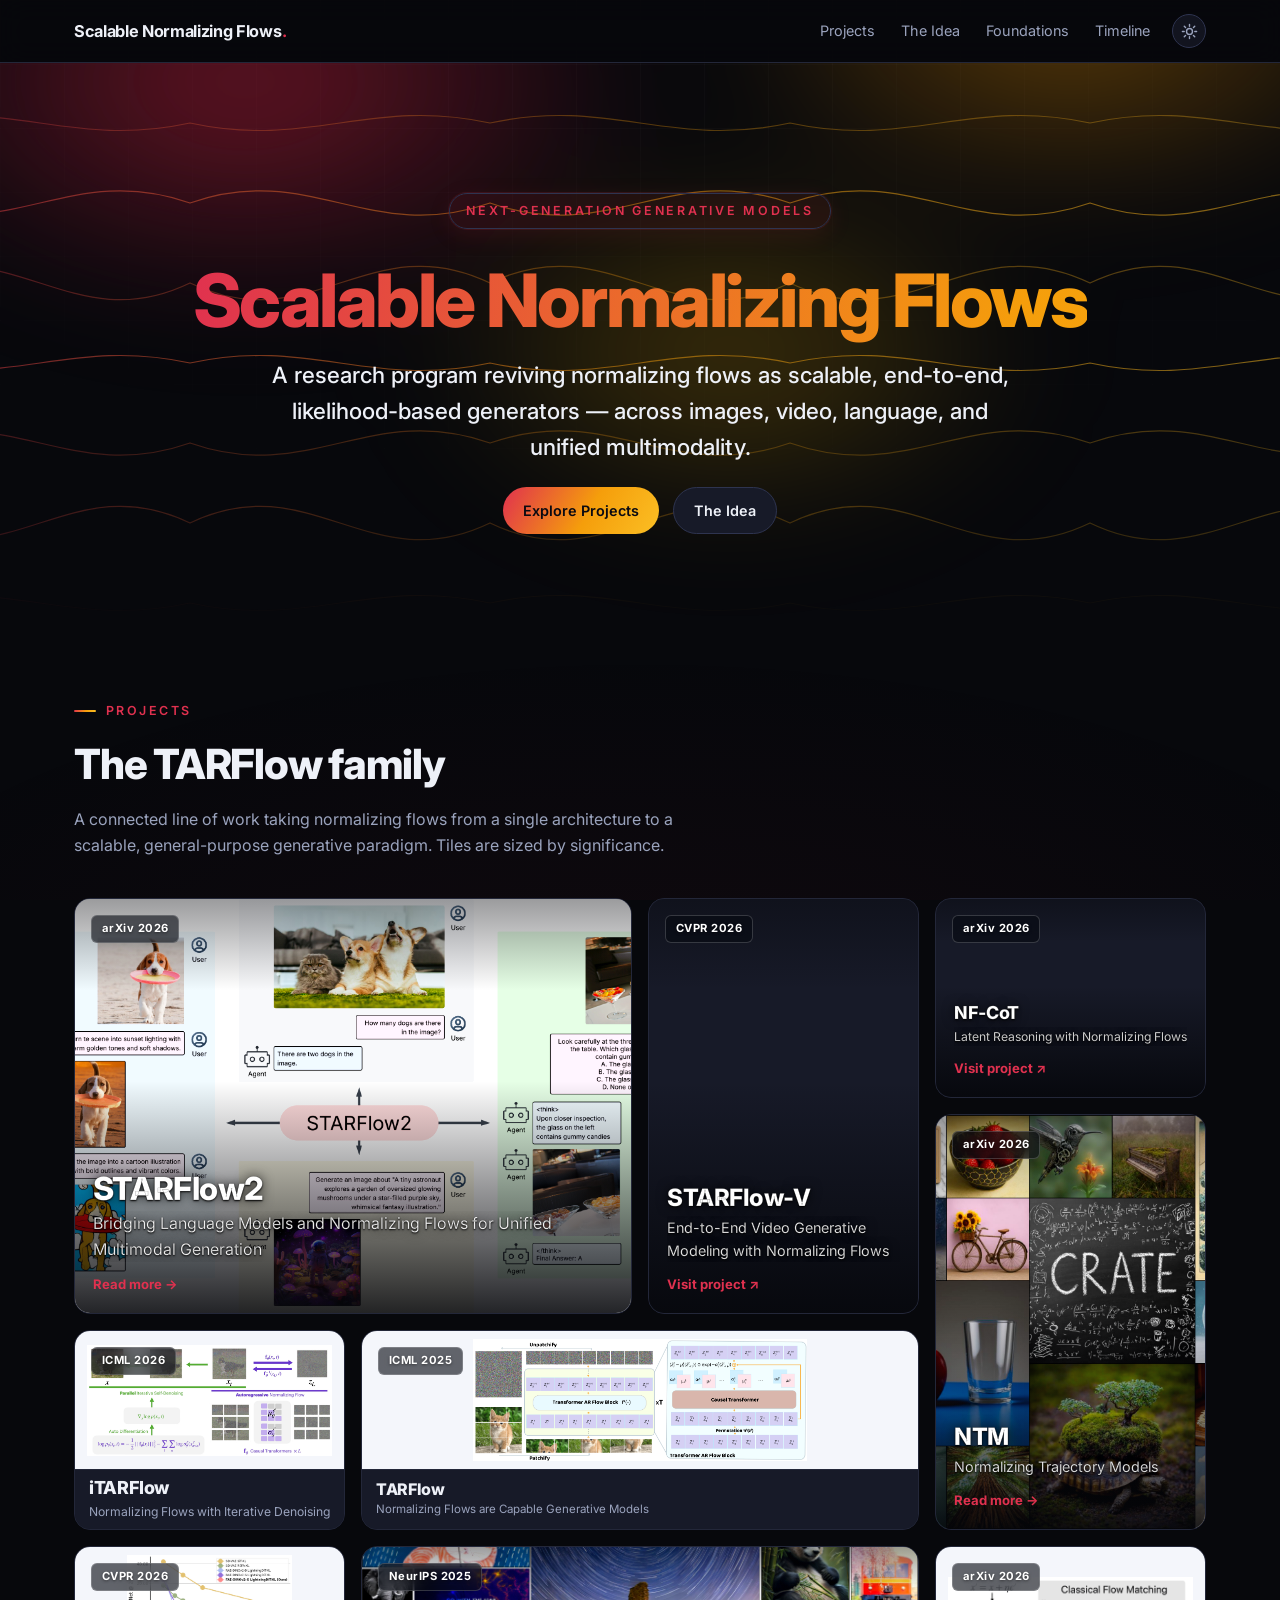
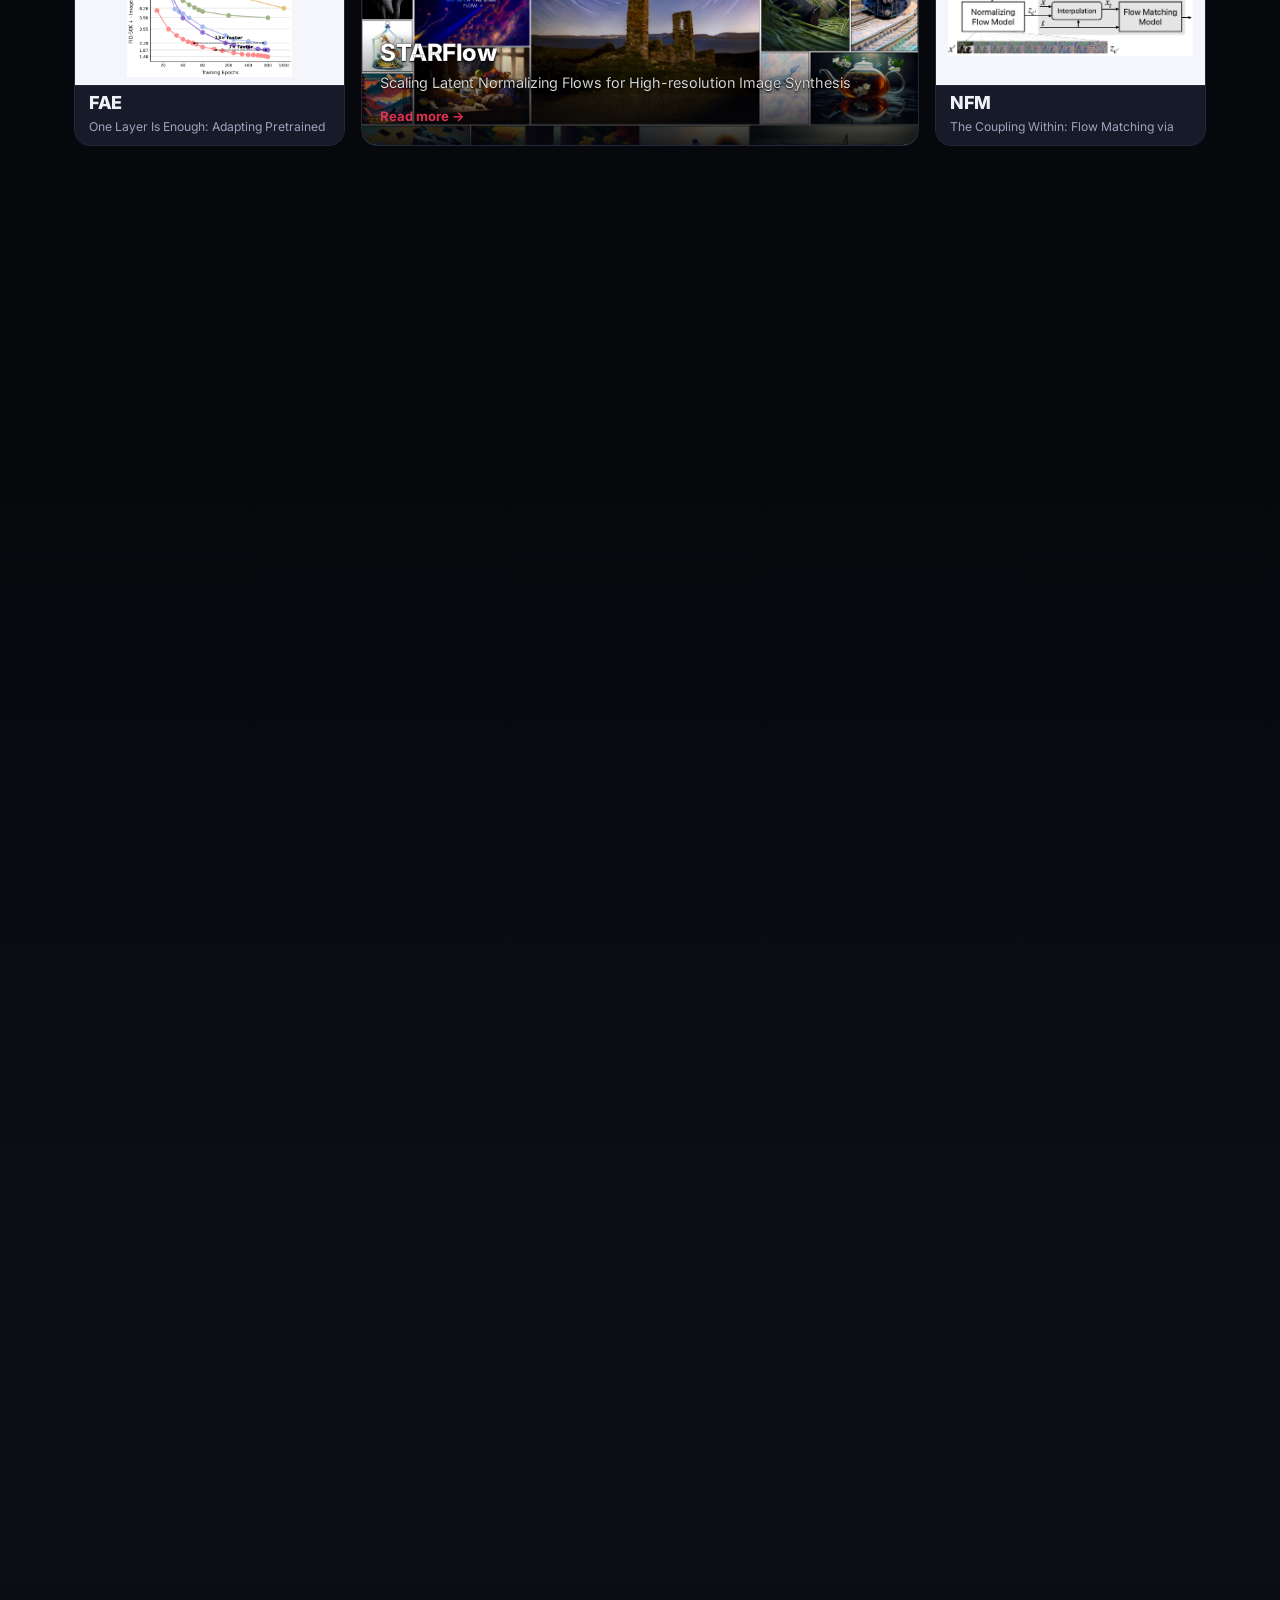
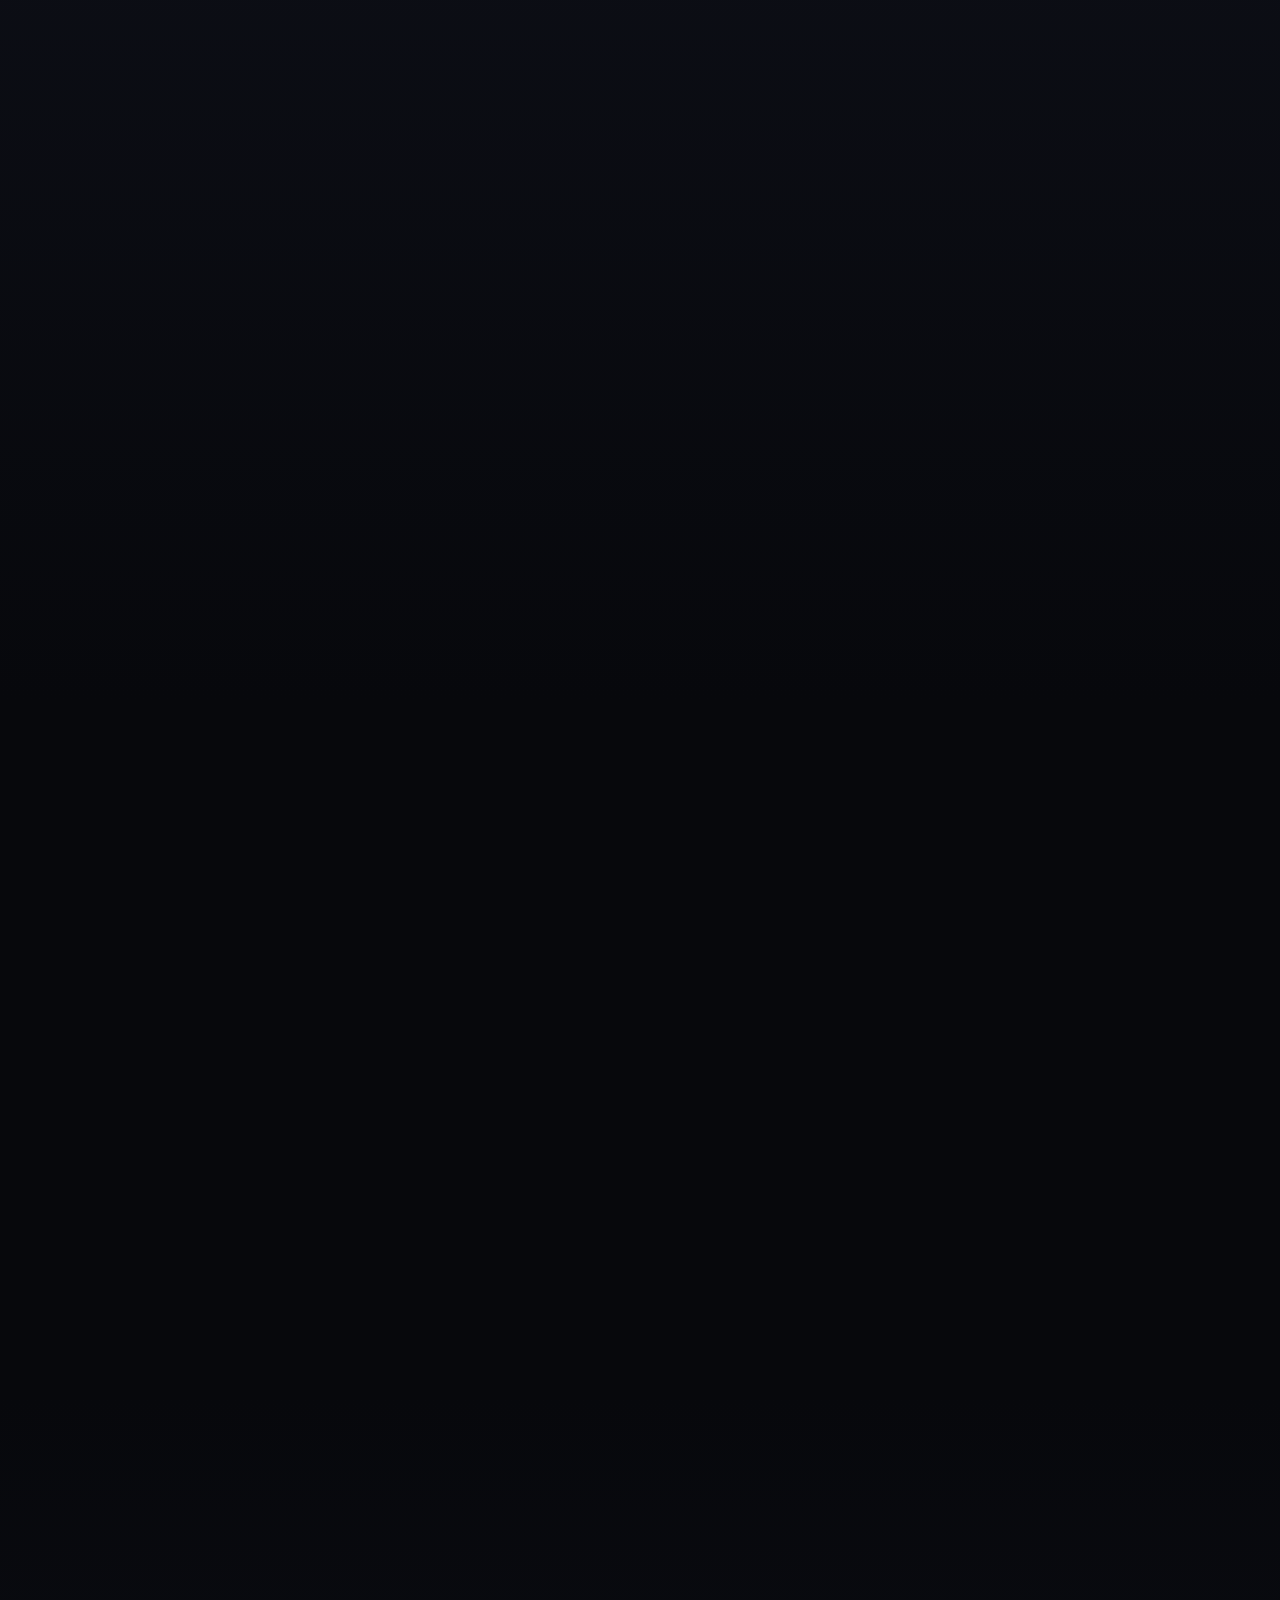
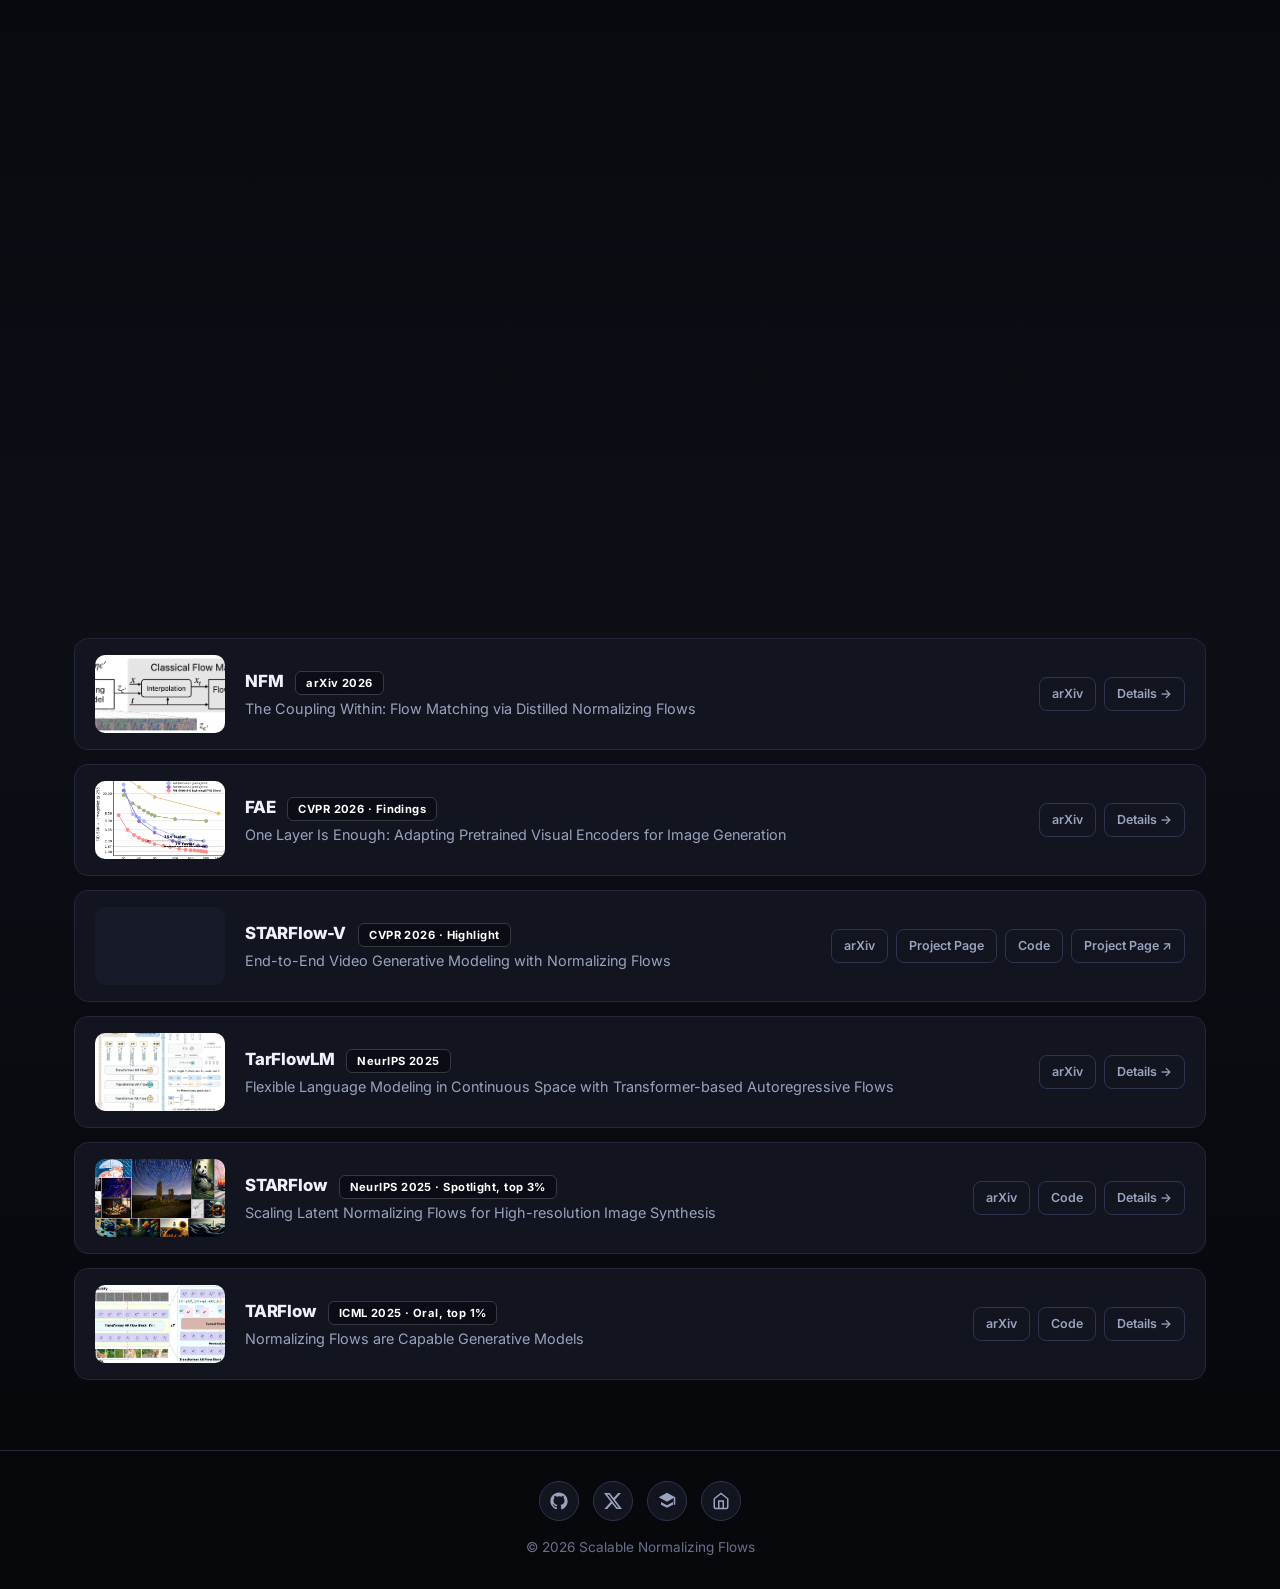
<file: index.html>
<!doctype html>
<html lang="en">
<head>
  <meta charset="utf-8">
  <meta name="viewport" content="width=device-width, initial-scale=1">
  <title>Scalable Normalizing Flows — Next-Generation Generative Models</title>
  <link rel="preconnect" href="https://fonts.googleapis.com">
  <link href="https://fonts.googleapis.com/css2?family=Inter:wght@400;500;600;700;800&display=swap" rel="stylesheet">
  <link rel="stylesheet" href="assets/css/style.css">
  <script>(function(){try{var t=localStorage.getItem("theme");if(t==="light")document.documentElement.setAttribute("data-theme","light");}catch(e){}})();</script>
</head>
<body>
<nav class="nav"><div class="wrap">
    <a class="nav-brand" href="index.html">Scalable Normalizing Flows<span class="dot">.</span></a>
    <div class="nav-right">
      <div class="nav-links">
        <a href="index.html#projects">Projects</a>
        <a href="index.html#idea">The Idea</a>
        <a href="index.html#foundations">Foundations</a>
        <a href="index.html#research">Timeline</a>
      </div>
      <button class="theme-toggle" id="themeToggle" type="button" aria-label="Toggle light / dark theme">
      <span class="ic-sun"><svg viewBox="0 0 24 24" fill="none" stroke="currentColor" stroke-width="2" stroke-linecap="round"><circle cx="12" cy="12" r="4.2"/><path d="M12 2v2.5M12 19.5V22M2 12h2.5M19.5 12H22M4.6 4.6l1.8 1.8M17.6 17.6l1.8 1.8M19.4 4.6l-1.8 1.8M6.4 17.6l-1.8 1.8"/></svg></span><span class="ic-moon"><svg viewBox="0 0 24 24" fill="currentColor"><path d="M21 12.8A9 9 0 1 1 11.2 3a7 7 0 0 0 9.8 9.8z"/></svg></span>
    </button>
    </div>
  </div></nav>

<header class="hero" id="top">
  <div class="flow-bg" aria-hidden="true"><svg viewBox="0 0 1500 760" preserveAspectRatio="xMidYMin slice">
  <defs><linearGradient id="flowGrad" x1="0" y1="0" x2="1" y2="0">
    <stop offset="0%" stop-color="#e0314f"/><stop offset="50%" stop-color="#f59e0b"/><stop offset="100%" stop-color="#fbbf24"/>
  </linearGradient></defs><path d="M 0 60.0 C 120.0 34.0, 180.0 86.0, 300.0 60.0 C 420.0 86.0, 480.0 34.0, 600.0 60.0 C 720.0 34.0, 780.0 86.0, 900.0 60.0 C 1020.0 86.0, 1080.0 34.0, 1200.0 60.0 C 1320.0 34.0, 1380.0 86.0, 1500.0 60.0"/><path d="M 0 140.0 C 120.0 182.0, 180.0 98.0, 300.0 140.0 C 420.0 98.0, 480.0 182.0, 600.0 140.0 C 720.0 182.0, 780.0 98.0, 900.0 140.0 C 1020.0 98.0, 1080.0 182.0, 1200.0 140.0 C 1320.0 182.0, 1380.0 98.0, 1500.0 140.0"/><path d="M 0 220.0 C 120.0 162.0, 180.0 278.0, 300.0 220.0 C 420.0 278.0, 480.0 162.0, 600.0 220.0 C 720.0 162.0, 780.0 278.0, 900.0 220.0 C 1020.0 278.0, 1080.0 162.0, 1200.0 220.0 C 1320.0 162.0, 1380.0 278.0, 1500.0 220.0"/><path d="M 0 300.0 C 120.0 326.0, 180.0 274.0, 300.0 300.0 C 420.0 274.0, 480.0 326.0, 600.0 300.0 C 720.0 326.0, 780.0 274.0, 900.0 300.0 C 1020.0 274.0, 1080.0 326.0, 1200.0 300.0 C 1320.0 326.0, 1380.0 274.0, 1500.0 300.0"/><path d="M 0 380.0 C 120.0 338.0, 180.0 422.0, 300.0 380.0 C 420.0 422.0, 480.0 338.0, 600.0 380.0 C 720.0 338.0, 780.0 422.0, 900.0 380.0 C 1020.0 422.0, 1080.0 338.0, 1200.0 380.0 C 1320.0 338.0, 1380.0 422.0, 1500.0 380.0"/><path d="M 0 460.0 C 120.0 518.0, 180.0 402.0, 300.0 460.0 C 420.0 402.0, 480.0 518.0, 600.0 460.0 C 720.0 518.0, 780.0 402.0, 900.0 460.0 C 1020.0 402.0, 1080.0 518.0, 1200.0 460.0 C 1320.0 518.0, 1380.0 402.0, 1500.0 460.0"/><path d="M 0 540.0 C 120.0 514.0, 180.0 566.0, 300.0 540.0 C 420.0 566.0, 480.0 514.0, 600.0 540.0 C 720.0 514.0, 780.0 566.0, 900.0 540.0 C 1020.0 566.0, 1080.0 514.0, 1200.0 540.0 C 1320.0 514.0, 1380.0 566.0, 1500.0 540.0"/><path d="M 0 620.0 C 120.0 662.0, 180.0 578.0, 300.0 620.0 C 420.0 578.0, 480.0 662.0, 600.0 620.0 C 720.0 662.0, 780.0 578.0, 900.0 620.0 C 1020.0 578.0, 1080.0 662.0, 1200.0 620.0 C 1320.0 662.0, 1380.0 578.0, 1500.0 620.0"/><path d="M 0 700.0 C 120.0 642.0, 180.0 758.0, 300.0 700.0 C 420.0 758.0, 480.0 642.0, 600.0 700.0 C 720.0 642.0, 780.0 758.0, 900.0 700.0 C 1020.0 758.0, 1080.0 642.0, 1200.0 700.0 C 1320.0 642.0, 1380.0 758.0, 1500.0 700.0"/></svg></div>
  <div class="wrap">
    <span class="eyebrow">Next-Generation Generative Models</span>
    <h1><span class="gradient-text">Scalable Normalizing Flows</span></h1>
    <p class="tagline">A research program reviving normalizing flows as scalable, end-to-end, likelihood-based generators — across images, video, language, and unified multimodality.</p>
    <div class="hero-cta">
      <a class="btn btn-primary" href="#projects">Explore Projects</a>
      <a class="btn" href="#idea">The Idea</a>
    </div>
  </div>
</header>

<section id="projects">
  <div class="wrap">
    <div class="section-head reveal">
      <div class="kicker">Projects</div>
      <h2>The TARFlow family</h2>
      <p>A connected line of work taking normalizing flows from a single architecture to a scalable, general-purpose generative paradigm. Tiles are sized by significance.</p>
    </div>
    <div class="bento">
<a class="tile size-lg reveal d1" href="projects/starflow2/index.html">
        <div class="media"><img src="assets/img/projects/shen2026starflow2.png" alt="STARFlow2" loading="lazy"></div>
        <div class="t-top"><span class="venue-badge">arXiv 2026</span></div>
        <div class="overlay">
          <div class="name-row"><span class="name">STARFlow2</span></div>
          <p class="ptitle">Bridging Language Models and Normalizing Flows for Unified Multimodal Generation</p>
          <div class="go">Read more <span class="arrow">→</span></div>
        </div>
      </a>
<a class="tile size-tall reveal d2" href="starflow-v/index.html" target="_blank" rel="noopener">
        <div class="media"><video src="assets/img/projects/gu2025starflowv.mp4" autoplay muted loop playsinline></video></div>
        <div class="t-top"><span class="venue-badge">CVPR 2026</span></div>
        <div class="overlay">
          <div class="name-row"><span class="name">STARFlow-V</span></div>
          <p class="ptitle">End-to-End Video Generative Modeling with Normalizing Flows</p>
          <div class="go">Visit project <span class="arrow">↗</span></div>
        </div>
      </a>
<a class="tile size-sm reveal d3" href="https://nf-cot.vercel.app" target="_blank" rel="noopener">
        <div class="media"><video src="assets/img/projects/N9yKdGkD9hF4vKUI.mp4" autoplay muted loop playsinline></video></div>
        <div class="t-top"><span class="venue-badge">arXiv 2026</span></div>
        <div class="overlay">
          <div class="name-row"><span class="name">NF-CoT</span></div>
          <p class="ptitle">Latent Reasoning with Normalizing Flows</p>
          <div class="go">Visit project <span class="arrow">↗</span></div>
        </div>
      </a>
<a class="tile size-tall reveal d1" href="projects/ntm/index.html">
        <div class="media"><img src="assets/img/projects/gu2026normalizing.jpeg" alt="NTM" loading="lazy"></div>
        <div class="t-top"><span class="venue-badge">arXiv 2026</span></div>
        <div class="overlay">
          <div class="name-row"><span class="name">NTM</span></div>
          <p class="ptitle">Normalizing Trajectory Models</p>
          <div class="go">Read more <span class="arrow">→</span></div>
        </div>
      </a>
<a class="tile size-sm tile-split reveal d2" href="projects/itarflow/index.html">
        <div class="media fit-contain"><img src="assets/img/projects/chen2026normalizing.png" alt="iTARFlow" loading="lazy"></div>
        <div class="t-top"><span class="venue-badge">ICML 2026</span></div>
        <div class="overlay">
          <div class="name-row"><span class="name">iTARFlow</span></div>
          <p class="ptitle">Normalizing Flows with Iterative Denoising</p>
          <div class="go">Read more <span class="arrow">→</span></div>
        </div>
      </a>
<a class="tile size-wide tile-split reveal d3" href="projects/tarflow/index.html">
        <div class="media fit-contain"><img src="assets/img/projects/zhai2025normalizing.png" alt="TARFlow" loading="lazy"></div>
        <div class="t-top"><span class="venue-badge">ICML 2025</span></div>
        <div class="overlay">
          <div class="name-row"><span class="name">TARFlow</span></div>
          <p class="ptitle">Normalizing Flows are Capable Generative Models</p>
          <div class="go">Read more <span class="arrow">→</span></div>
        </div>
      </a>
<a class="tile size-sm tile-split reveal d1" href="projects/fae/index.html">
        <div class="media fit-contain"><img src="assets/img/projects/gao2025one.png" alt="FAE" loading="lazy"></div>
        <div class="t-top"><span class="venue-badge">CVPR 2026</span></div>
        <div class="overlay">
          <div class="name-row"><span class="name">FAE</span></div>
          <p class="ptitle">One Layer Is Enough: Adapting Pretrained Visual Encoders for Image Generation</p>
          <div class="go">Read more <span class="arrow">→</span></div>
        </div>
      </a>
<a class="tile size-wide reveal d2" href="projects/starflow/index.html">
        <div class="media"><img src="assets/img/projects/gu2025starflow.jpeg" alt="STARFlow" loading="lazy"></div>
        <div class="t-top"><span class="venue-badge">NeurIPS 2025</span></div>
        <div class="overlay">
          <div class="name-row"><span class="name">STARFlow</span></div>
          <p class="ptitle">Scaling Latent Normalizing Flows for High-resolution Image Synthesis</p>
          <div class="go">Read more <span class="arrow">→</span></div>
        </div>
      </a>
<a class="tile size-sm tile-split reveal d3" href="projects/nfm/index.html">
        <div class="media fit-contain"><img src="assets/img/projects/nfm_example.png" alt="NFM" loading="lazy"></div>
        <div class="t-top"><span class="venue-badge">arXiv 2026</span></div>
        <div class="overlay">
          <div class="name-row"><span class="name">NFM</span></div>
          <p class="ptitle">The Coupling Within: Flow Matching via Distilled Normalizing Flows</p>
          <div class="go">Read more <span class="arrow">→</span></div>
        </div>
      </a>
<a class="tile size-sm tile-split reveal d1" href="projects/tarflowlm/index.html">
        <div class="media fit-contain"><img src="assets/img/projects/zhang2025flexible.png" alt="TarFlowLM" loading="lazy"></div>
        <div class="t-top"><span class="venue-badge">NeurIPS 2025</span></div>
        <div class="overlay">
          <div class="name-row"><span class="name">TarFlowLM</span></div>
          <p class="ptitle">Flexible Language Modeling in Continuous Space with Transformer-based Autoregressive Flows</p>
          <div class="go">Read more <span class="arrow">→</span></div>
        </div>
      </a>
      <div class="tile size-sm tile-more reveal d2" aria-hidden="true">
        <div class="more-inner">
          <div class="more-plus">+</div>
          <div class="more-text">More to come</div>
          <div class="more-sub">New work in this direction</div>
        </div>
      </div>
    </div>
  </div>
</section>

<section id="idea" class="section-alt">
  <div class="wrap">
    <div class="section-head reveal">
      <div class="kicker">The Idea</div>
      <h2>Normalizing flows that scale</h2>
      <p>One invertible network, one likelihood objective — a single backbone for images, video, language, and unified multimodality.</p>
    </div>
    <p class="idea-lead reveal">Built on the <strong>Transformer Autoregressive Flow (TARFlow)</strong>, this line of work shows that <strong>normalizing flows</strong> — long overshadowed by diffusion models — are in fact capable generative models that scale. By keeping the model an exact, invertible, maximum-likelihood normalizing flow while borrowing the architecture of autoregressive Transformers, these invertible models reach high-resolution image synthesis, video world models, continuous-space language modeling, and unified multimodal generation.</p>

    <div class="idea-core reveal">
      <div class="nf-left">
        <div class="nf-tag">A normalizing flow in one idea</div>
        <div class="nf-eq">
          <span class="nf-var">x</span>
          <span class="nf-arrows"><span class="fa">f →</span><span class="fb">← f<sup>-1</sup></span></span>
          <span class="nf-var">z ~ 𝒩(0,&nbsp;I)</span>
        </div>
        <p class="nf-cap">A normalizing flow is a single <strong>invertible</strong> network <em>f</em> that maps data <em>x</em> to simple Gaussian noise <em>z</em> — and runs backward to map it home.</p>
        <div class="nf-dir">
          <div class="nf-d"><span class="nf-op">f<sup>-1</sup></span><div><b>Generate.</b> Draw a <em>z</em>, push it back through <em>f<sup>-1</sup></em> to a sample <em>x</em>.</div></div>
          <div class="nf-d"><span class="nf-op">f</span><div><b>Score.</b> Map <em>x</em> to <em>z</em> and read off its <em>exact</em> likelihood — the same network, one objective.</div></div>
        </div>
        <div class="nf-formula"><span>p(x) = p<sub>0</sub>(f(x))</span> <span class="nf-jac">·&nbsp;|det&nbsp;∂f/∂x|</span></div>
      </div>
      <div class="nf-right">
        <div class="pillar reveal d1"><div class="pillar-h">Exact likelihood</div><p>Trained by exact maximum likelihood — one clean objective. No ELBO, no noise schedule, no discretization.</p></div>
        <div class="pillar reveal d2"><div class="pillar-h">Invertible &amp; lossless</div><p>x&nbsp;↔&nbsp;z is exactly reversible — encoding and generation share the very same network and weights.</p></div>
        <div class="pillar reveal d3"><div class="pillar-h">Continuous, end-to-end</div><p>x stays in ℝ<sup>d</sup> throughout — no codebook, no quantization. The same machinery LLMs already run at scale.</p></div>
      </div>
    </div>

    <p class="idea-sub reveal">Normalizing flows were always there — RealNVP, Glow, MAF/IAF, Flow++ — and always kept exact likelihood, but lost ground to GANs and diffusion on sample quality. The <strong>Transformer revival</strong> changes the verdict: <strong>TARFlow</strong> gets diffusion-level samples from a stand-alone flow, and the work below scales that one backbone to new modalities.</p>

    <div class="why-now reveal">
      <div class="why-head">
        <div class="kicker">Why now</div>
        <h3>Same principle, three ingredients that finally make it scale</h3>
        <p>Classical flows leaned on hand-designed coupling layers — expressive enough for densities, but their samples stayed behind GANs and diffusion. The architecture, not the principle, was the bottleneck. Three ingredients close the gap:</p>
      </div>
      <div class="why-grid">
        <div class="why-card reveal d1">
          <div class="why-n">01</div>
          <div class="why-t">Deep–shallow Transformer flow</div>
          <p><b>Then:</b> shallow stacks of affine coupling / 1×1 convs — limited capacity, hard to scale.<br><b>Now:</b> one <em>deep</em> autoregressive Transformer block carries most of the capacity (acting like a language model over tokens), plus a few cheap <em>shallow</em> blocks with alternating scan direction for local detail — parallelizable in the inverse.</p>
        </div>
        <div class="why-card reveal d2">
          <div class="why-n">02</div>
          <div class="why-t">Noise-augmented training</div>
          <p><b>Then:</b> exact MLE on clean data overfits high-frequency detail and yields noisy samples.<br><b>Now:</b> Gaussian noise augmentation during training, paired with a small <em>post-hoc denoiser</em> at sampling — the same trick that lets the flow produce clean, sharp images while staying an exact-likelihood model.</p>
        </div>
        <div class="why-card reveal d3">
          <div class="why-n">03</div>
          <div class="why-t">Classifier-free guidance</div>
          <p><b>Then:</b> no quality/diversity knob — flows generated unconditionally from the prior.<br><b>Now:</b> guidance applied in the deep block (a new recipe for flows) trades diversity for fidelity, just like diffusion — pushing samples to diffusion-level quality from one MLE objective.</p>
        </div>
      </div>
    </div>

    <div class="flow-chain"><div class="flow-node reveal d1"><div class="fn-name">TARFlow</div><div class="fn-desc">The core architecture — a Transformer autoregressive flow that models images directly, with diffusion-level samples from a stand-alone flow.</div></div><div class="flow-node reveal d2"><div class="fn-name">STARFlow</div><div class="fn-desc">A deep–shallow design scales the flow in latent space to high-resolution, text-conditional image synthesis.</div></div><div class="flow-node reveal d3"><div class="fn-name">STARFlow-V</div><div class="fn-desc">Causal roll-out extends the flow to video — an end-to-end, likelihood-based world model.</div></div><div class="flow-node reveal d1"><div class="fn-name">STARFlow2</div><div class="fn-desc">One causal stream unifies the flow with a language model for multimodal understanding and generation.</div></div></div>
  </div>
</section>

<section id="foundations">
  <div class="wrap">
    <div class="section-head reveal">
      <div class="kicker">Foundations</div>
      <h2>Standing on classical flows</h2>
      <p>The normalizing-flow lineage this program builds on — exact-likelihood models that stayed behind diffusion on sample quality, until the Transformer turn.</p>
    </div>
    <div class="lineage-row reveal">
      <a class="prior" href="https://arxiv.org/abs/1410.8516" target="_blank" rel="noopener"><div class="prior-top"><span class="prior-name">NICE</span><span class="prior-year">2014</span></div><div class="prior-auth">arXiv 2014</div><p class="prior-desc">NICE: Non-linear Independent Components Estimation</p></a>
      <a class="prior" href="https://arxiv.org/abs/1605.08803" target="_blank" rel="noopener"><div class="prior-top"><span class="prior-name">RealNVP</span><span class="prior-year">2016</span></div><div class="prior-auth">ICLR 2017</div><p class="prior-desc">Density Estimation using Real NVP</p></a>
      <a class="prior" href="https://arxiv.org/abs/1606.04934" target="_blank" rel="noopener"><div class="prior-top"><span class="prior-name">IAF</span><span class="prior-year">2016</span></div><div class="prior-auth">NeurIPS 2016</div><p class="prior-desc">Improving Variational Inference with Inverse Autoregressive Flow</p></a>
      <a class="prior" href="https://arxiv.org/abs/1705.07057" target="_blank" rel="noopener"><div class="prior-top"><span class="prior-name">MAF</span><span class="prior-year">2017</span></div><div class="prior-auth">NeurIPS 2017</div><p class="prior-desc">Masked Autoregressive Flow for Density Estimation</p></a>
      <a class="prior" href="https://arxiv.org/abs/1807.03039" target="_blank" rel="noopener"><div class="prior-top"><span class="prior-name">Glow</span><span class="prior-year">2018</span></div><div class="prior-auth">NeurIPS 2018</div><p class="prior-desc">Glow: Generative Flow with Invertible 1x1 Convolutions</p></a>
      <a class="prior" href="https://arxiv.org/abs/1902.00275" target="_blank" rel="noopener"><div class="prior-top"><span class="prior-name">Flow++</span><span class="prior-year">2019</span></div><div class="prior-auth">ICML 2019</div><p class="prior-desc">Flow++: Improving Flow-Based Generative Models with Variational Dequantization and Architecture Design</p></a>
      <a class="prior prior-turn" href="https://arxiv.org/abs/2412.06329" target="_blank" rel="noopener"><div class="prior-top"><span class="prior-name">TARFlow →</span><span class="prior-year">2025</span></div><div class="prior-auth">The Transformer turn</div><p class="prior-desc">Diffusion-level samples from a stand-alone flow — where the program begins.</p></a>
    </div>
  </div>
</section>

<section id="research" class="section-alt">
  <div class="wrap">
    <div class="section-head reveal">
      <div class="kicker">Timeline</div>
      <h2>All work</h2>
      <p>Every paper in the program, newest first. Switch to <strong>Related</strong> to see work from the wider community.</p>
    </div>
    <div class="filter-bar reveal"><button class="filter-btn active" data-cat="All">All</button><button class="filter-btn" data-cat="Image">Image</button><button class="filter-btn" data-cat="Video">Video</button><button class="filter-btn" data-cat="Language">Language</button><button class="filter-btn" data-cat="Multimodal">Multimodal</button><button class="filter-btn" data-cat="Theory">Theory</button><button class="filter-btn" data-cat="Related">Related</button></div>
    <div class="research-list">
<div class="ritem reveal" data-categories="Language,Theory">
        <div class="thumb"><video src="assets/img/projects/N9yKdGkD9hF4vKUI.mp4" autoplay muted loop playsinline></video></div>
        <div class="meta">
          <div class="rname">NF-CoT <span class="venue-badge">arXiv 2026</span></div>
          <div class="rtitle">Latent Reasoning with Normalizing Flows</div>
        </div>
        <div class="rlinks"><a class="rlink" href="https://arxiv.org/abs/2606.06447" target="_blank" rel="noopener">arXiv</a><a class="rlink" href="https://nf-cot.vercel.app" target="_blank" rel="noopener">Project Page</a><a class="rlink" href="https://nf-cot.vercel.app" target="_blank" rel="noopener">Project Page ↗</a></div>
      </div>
<a class="ritem ritem-rel reveal" href="https://arxiv.org/abs/2605.18267" target="_blank" rel="noopener" data-categories="Related">
        <div class="meta">
          <div class="rname">SRC-Flow <span class="related-badge">Related</span> <span class="venue-badge rel">arXiv 2026</span></div>
          <div class="rtitle">SRC-Flow: Compact Semantic Representations Enable Normalizing Flows for Image Generation</div>
        </div>
        <div class="rlinks"><span class="rlink">arXiv ↗</span></div>
      </a>
<div class="ritem reveal" data-categories="Image,Theory">
        <div class="thumb"><img src="assets/img/projects/gu2026normalizing.jpeg" alt="NTM" loading="lazy"></div>
        <div class="meta">
          <div class="rname">NTM <span class="venue-badge">arXiv 2026</span></div>
          <div class="rtitle">Normalizing Trajectory Models</div>
        </div>
        <div class="rlinks"><a class="rlink" href="https://arxiv.org/abs/2605.08078" target="_blank" rel="noopener">arXiv</a><a class="rlink" href="projects/ntm/index.html">Details →</a></div>
      </div>
<div class="ritem reveal" data-categories="Multimodal,Image,Language">
        <div class="thumb"><img src="assets/img/projects/shen2026starflow2.png" alt="STARFlow2" loading="lazy"></div>
        <div class="meta">
          <div class="rname">STARFlow2 <span class="venue-badge">arXiv 2026</span></div>
          <div class="rtitle">Bridging Language Models and Normalizing Flows for Unified Multimodal Generation</div>
        </div>
        <div class="rlinks"><a class="rlink" href="https://arxiv.org/abs/2605.08029" target="_blank" rel="noopener">arXiv</a><a class="rlink" href="projects/starflow2/index.html">Details →</a></div>
      </div>
<div class="ritem reveal" data-categories="Image">
        <div class="thumb fit-contain"><img src="assets/img/projects/chen2026normalizing.png" alt="iTARFlow" loading="lazy"></div>
        <div class="meta">
          <div class="rname">iTARFlow <span class="venue-badge">ICML 2026</span></div>
          <div class="rtitle">Normalizing Flows with Iterative Denoising</div>
        </div>
        <div class="rlinks"><a class="rlink" href="https://arxiv.org/abs/2604.20041" target="_blank" rel="noopener">arXiv</a><a class="rlink" href="https://github.com/apple/ml-itarflow" target="_blank" rel="noopener">Code</a><a class="rlink" href="projects/itarflow/index.html">Details →</a></div>
      </div>
<div class="ritem reveal" data-categories="Image,Theory">
        <div class="thumb fit-contain"><img src="assets/img/projects/nfm_example.png" alt="NFM" loading="lazy"></div>
        <div class="meta">
          <div class="rname">NFM <span class="venue-badge">arXiv 2026</span></div>
          <div class="rtitle">The Coupling Within: Flow Matching via Distilled Normalizing Flows</div>
        </div>
        <div class="rlinks"><a class="rlink" href="https://arxiv.org/abs/2603.09014" target="_blank" rel="noopener">arXiv</a><a class="rlink" href="projects/nfm/index.html">Details →</a></div>
      </div>
<a class="ritem ritem-rel reveal" href="https://arxiv.org/abs/2512.10953" target="_blank" rel="noopener" data-categories="Related">
        <div class="meta">
          <div class="rname">Bidirectional NF <span class="related-badge">Related</span> <span class="venue-badge rel">arXiv 2025</span></div>
          <div class="rtitle">Bidirectional Normalizing Flow: From Data to Noise and Back</div>
        </div>
        <div class="rlinks"><span class="rlink">arXiv ↗</span></div>
      </a>
<div class="ritem reveal" data-categories="Image">
        <div class="thumb fit-contain"><img src="assets/img/projects/gao2025one.png" alt="FAE" loading="lazy"></div>
        <div class="meta">
          <div class="rname">FAE <span class="venue-badge">CVPR 2026 · Findings</span></div>
          <div class="rtitle">One Layer Is Enough: Adapting Pretrained Visual Encoders for Image Generation</div>
        </div>
        <div class="rlinks"><a class="rlink" href="https://arxiv.org/abs/2512.07829" target="_blank" rel="noopener">arXiv</a><a class="rlink" href="projects/fae/index.html">Details →</a></div>
      </div>
<a class="ritem ritem-rel reveal" href="https://arxiv.org/abs/2512.04084" target="_blank" rel="noopener" data-categories="Related">
        <div class="meta">
          <div class="rname">SimFlow <span class="related-badge">Related</span> <span class="venue-badge rel">arXiv 2025</span></div>
          <div class="rtitle">SimFlow: Simplified and End-to-End Training of Latent Normalizing Flows</div>
        </div>
        <div class="rlinks"><span class="rlink">arXiv ↗</span></div>
      </a>
<a class="ritem ritem-rel reveal" href="https://arxiv.org/abs/2511.22345" target="_blank" rel="noopener" data-categories="Related">
        <div class="meta">
          <div class="rname">Flowing Backwards <span class="related-badge">Related</span> <span class="venue-badge rel">arXiv 2025</span></div>
          <div class="rtitle">Flowing Backwards: Improving Normalizing Flows via Reverse Representation Alignment</div>
        </div>
        <div class="rlinks"><span class="rlink">arXiv ↗</span></div>
      </a>
<div class="ritem reveal" data-categories="Video">
        <div class="thumb"><video src="assets/img/projects/gu2025starflowv.mp4" autoplay muted loop playsinline></video></div>
        <div class="meta">
          <div class="rname">STARFlow-V <span class="venue-badge">CVPR 2026 · Highlight</span></div>
          <div class="rtitle">End-to-End Video Generative Modeling with Normalizing Flows</div>
        </div>
        <div class="rlinks"><a class="rlink" href="https://arxiv.org/abs/2511.20462" target="_blank" rel="noopener">arXiv</a><a class="rlink" href="starflow-v/index.html" target="_blank" rel="noopener">Project Page</a><a class="rlink" href="https://github.com/apple/ml-starflow" target="_blank" rel="noopener">Code</a><a class="rlink" href="starflow-v/index.html" target="_blank" rel="noopener">Project Page ↗</a></div>
      </div>
<a class="ritem ritem-rel reveal" href="https://arxiv.org/abs/2510.23588" target="_blank" rel="noopener" data-categories="Related">
        <div class="meta">
          <div class="rname">FARMER <span class="related-badge">Related</span> <span class="venue-badge rel">arXiv 2025</span></div>
          <div class="rtitle">FARMER: Flow AutoRegressive Transformer over Pixels</div>
        </div>
        <div class="rlinks"><span class="rlink">arXiv ↗</span></div>
      </a>
<div class="ritem reveal" data-categories="Language">
        <div class="thumb fit-contain"><img src="assets/img/projects/zhang2025flexible.png" alt="TarFlowLM" loading="lazy"></div>
        <div class="meta">
          <div class="rname">TarFlowLM <span class="venue-badge">NeurIPS 2025</span></div>
          <div class="rtitle">Flexible Language Modeling in Continuous Space with Transformer-based Autoregressive Flows</div>
        </div>
        <div class="rlinks"><a class="rlink" href="https://arxiv.org/abs/2507.00425" target="_blank" rel="noopener">arXiv</a><a class="rlink" href="projects/tarflowlm/index.html">Details →</a></div>
      </div>
<div class="ritem reveal" data-categories="Image">
        <div class="thumb"><img src="assets/img/projects/gu2025starflow.jpeg" alt="STARFlow" loading="lazy"></div>
        <div class="meta">
          <div class="rname">STARFlow <span class="venue-badge">NeurIPS 2025 · Spotlight, top 3%</span></div>
          <div class="rtitle">Scaling Latent Normalizing Flows for High-resolution Image Synthesis</div>
        </div>
        <div class="rlinks"><a class="rlink" href="https://arxiv.org/abs/2506.06276" target="_blank" rel="noopener">arXiv</a><a class="rlink" href="https://github.com/apple/ml-starflow" target="_blank" rel="noopener">Code</a><a class="rlink" href="projects/starflow/index.html">Details →</a></div>
      </div>
<a class="ritem ritem-rel reveal" href="https://arxiv.org/abs/2505.24791" target="_blank" rel="noopener" data-categories="Related">
        <div class="meta">
          <div class="rname">Selective Jacobi <span class="related-badge">Related</span> <span class="venue-badge rel">arXiv 2025</span></div>
          <div class="rtitle">Inference Acceleration of Autoregressive Normalizing Flows by Selective Jacobi Decoding</div>
        </div>
        <div class="rlinks"><span class="rlink">arXiv ↗</span></div>
      </a>
<a class="ritem ritem-rel reveal" href="https://arxiv.org/abs/2505.12849" target="_blank" rel="noopener" data-categories="Related">
        <div class="meta">
          <div class="rname">GS-Jacobi <span class="related-badge">Related</span> <span class="venue-badge rel">arXiv 2025</span></div>
          <div class="rtitle">Accelerate TarFlow Sampling with GS-Jacobi Iteration</div>
        </div>
        <div class="rlinks"><span class="rlink">arXiv ↗</span></div>
      </a>
<a class="ritem ritem-rel reveal" href="https://arxiv.org/abs/2412.15129" target="_blank" rel="noopener" data-categories="Related">
        <div class="meta">
          <div class="rname">Jet <span class="related-badge">Related</span> <span class="venue-badge rel">arXiv 2024</span></div>
          <div class="rtitle">Jet: A Modern Transformer-Based Normalizing Flow</div>
        </div>
        <div class="rlinks"><span class="rlink">arXiv ↗</span></div>
      </a>
<div class="ritem reveal" data-categories="Image,Theory">
        <div class="thumb fit-contain"><img src="assets/img/projects/zhai2025normalizing.png" alt="TARFlow" loading="lazy"></div>
        <div class="meta">
          <div class="rname">TARFlow <span class="venue-badge">ICML 2025 · Oral, top 1%</span></div>
          <div class="rtitle">Normalizing Flows are Capable Generative Models</div>
        </div>
        <div class="rlinks"><a class="rlink" href="https://arxiv.org/abs/2412.06329" target="_blank" rel="noopener">arXiv</a><a class="rlink" href="https://github.com/apple/ml-tarflow" target="_blank" rel="noopener">Code</a><a class="rlink" href="projects/tarflow/index.html">Details →</a></div>
      </div>
<a class="ritem ritem-rel reveal" href="https://arxiv.org/abs/2411.19722" target="_blank" rel="noopener" data-categories="Related">
        <div class="meta">
          <div class="rname">JetFormer <span class="related-badge">Related</span> <span class="venue-badge rel">arXiv 2024</span></div>
          <div class="rtitle">JetFormer: An Autoregressive Generative Model of Raw Images and Text</div>
        </div>
        <div class="rlinks"><span class="rlink">arXiv ↗</span></div>
      </a>
    </div>
  </div>
</section>

<footer class="site-foot">
  <div class="wrap">
    <div class="foot-social"><a href="https://github.com/MultiPath" target="_blank" rel="noopener" aria-label="GitHub"><svg viewBox="0 0 24 24" fill="currentColor"><path d="M12 .5C5.7.5.5 5.7.5 12c0 5.1 3.3 9.4 7.9 10.9.6.1.8-.3.8-.6v-2c-3.2.7-3.9-1.5-3.9-1.5-.5-1.3-1.3-1.7-1.3-1.7-1.1-.7.1-.7.1-.7 1.2.1 1.8 1.2 1.8 1.2 1 1.8 2.7 1.3 3.4 1 .1-.8.4-1.3.7-1.6-2.6-.3-5.3-1.3-5.3-5.8 0-1.3.5-2.3 1.2-3.1-.1-.3-.5-1.5.1-3.1 0 0 1-.3 3.3 1.2a11.5 11.5 0 0 1 6 0C17 4.7 18 5 18 5c.6 1.6.2 2.8.1 3.1.8.8 1.2 1.8 1.2 3.1 0 4.5-2.7 5.5-5.3 5.8.4.4.8 1.1.8 2.2v3.3c0 .3.2.7.8.6 4.6-1.5 7.9-5.8 7.9-10.9C23.5 5.7 18.3.5 12 .5z"/></svg></a><a href="https://twitter.com/thoma_gu" target="_blank" rel="noopener" aria-label="X"><svg viewBox="0 0 24 24" fill="currentColor"><path d="M18.9 1.2h3.7l-8 9.1L24 22.8h-7.4l-5.8-7.6-6.6 7.6H.5l8.6-9.8L0 1.2h7.6l5.2 6.9zM17.6 20.6h2L6.5 3.3H4.3z"/></svg></a><a href="https://scholar.google.com/citations?user=cB1mFBsAAAAJ" target="_blank" rel="noopener" aria-label="Scholar"><svg viewBox="0 0 24 24" fill="currentColor"><path d="M12 1L1 7l11 6 9-4.9V17h2V7zM4 13.2V17l8 4 8-4v-3.8l-8 4.4z"/></svg></a><a href="https://multipath.github.io" target="_blank" rel="noopener" aria-label="Homepage"><svg viewBox="0 0 24 24" fill="none" stroke="currentColor" stroke-width="2"><path d="M3 9l9-7 9 7v11a2 2 0 0 1-2 2H5a2 2 0 0 1-2-2z"/><polyline points="9 22 9 12 15 12 15 22"/></svg></a></div>
    <div>© 2026 Scalable Normalizing Flows</div>
  </div>
</footer>

<script src="assets/js/filter.js"></script>
<script src="assets/js/reveal.js"></script>
<script src="assets/js/theme.js"></script>
</body>
</html>
</file>
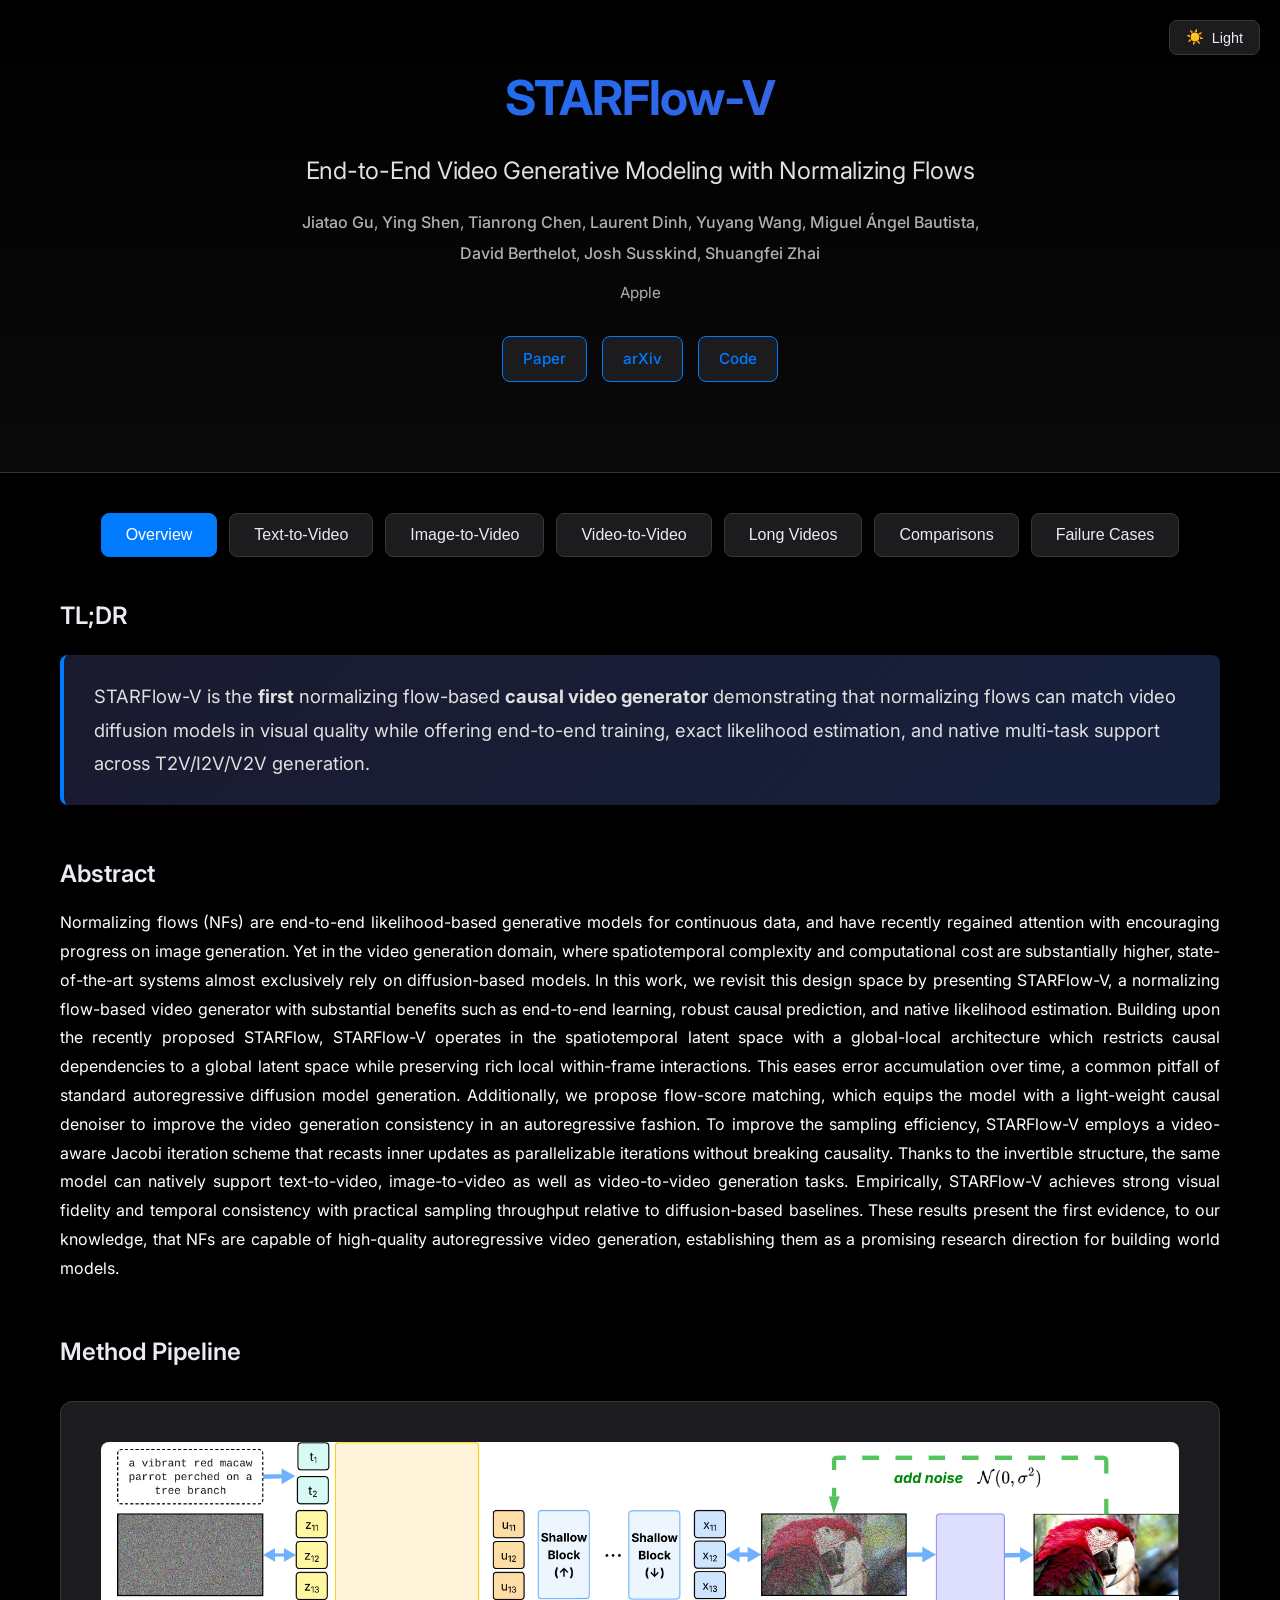
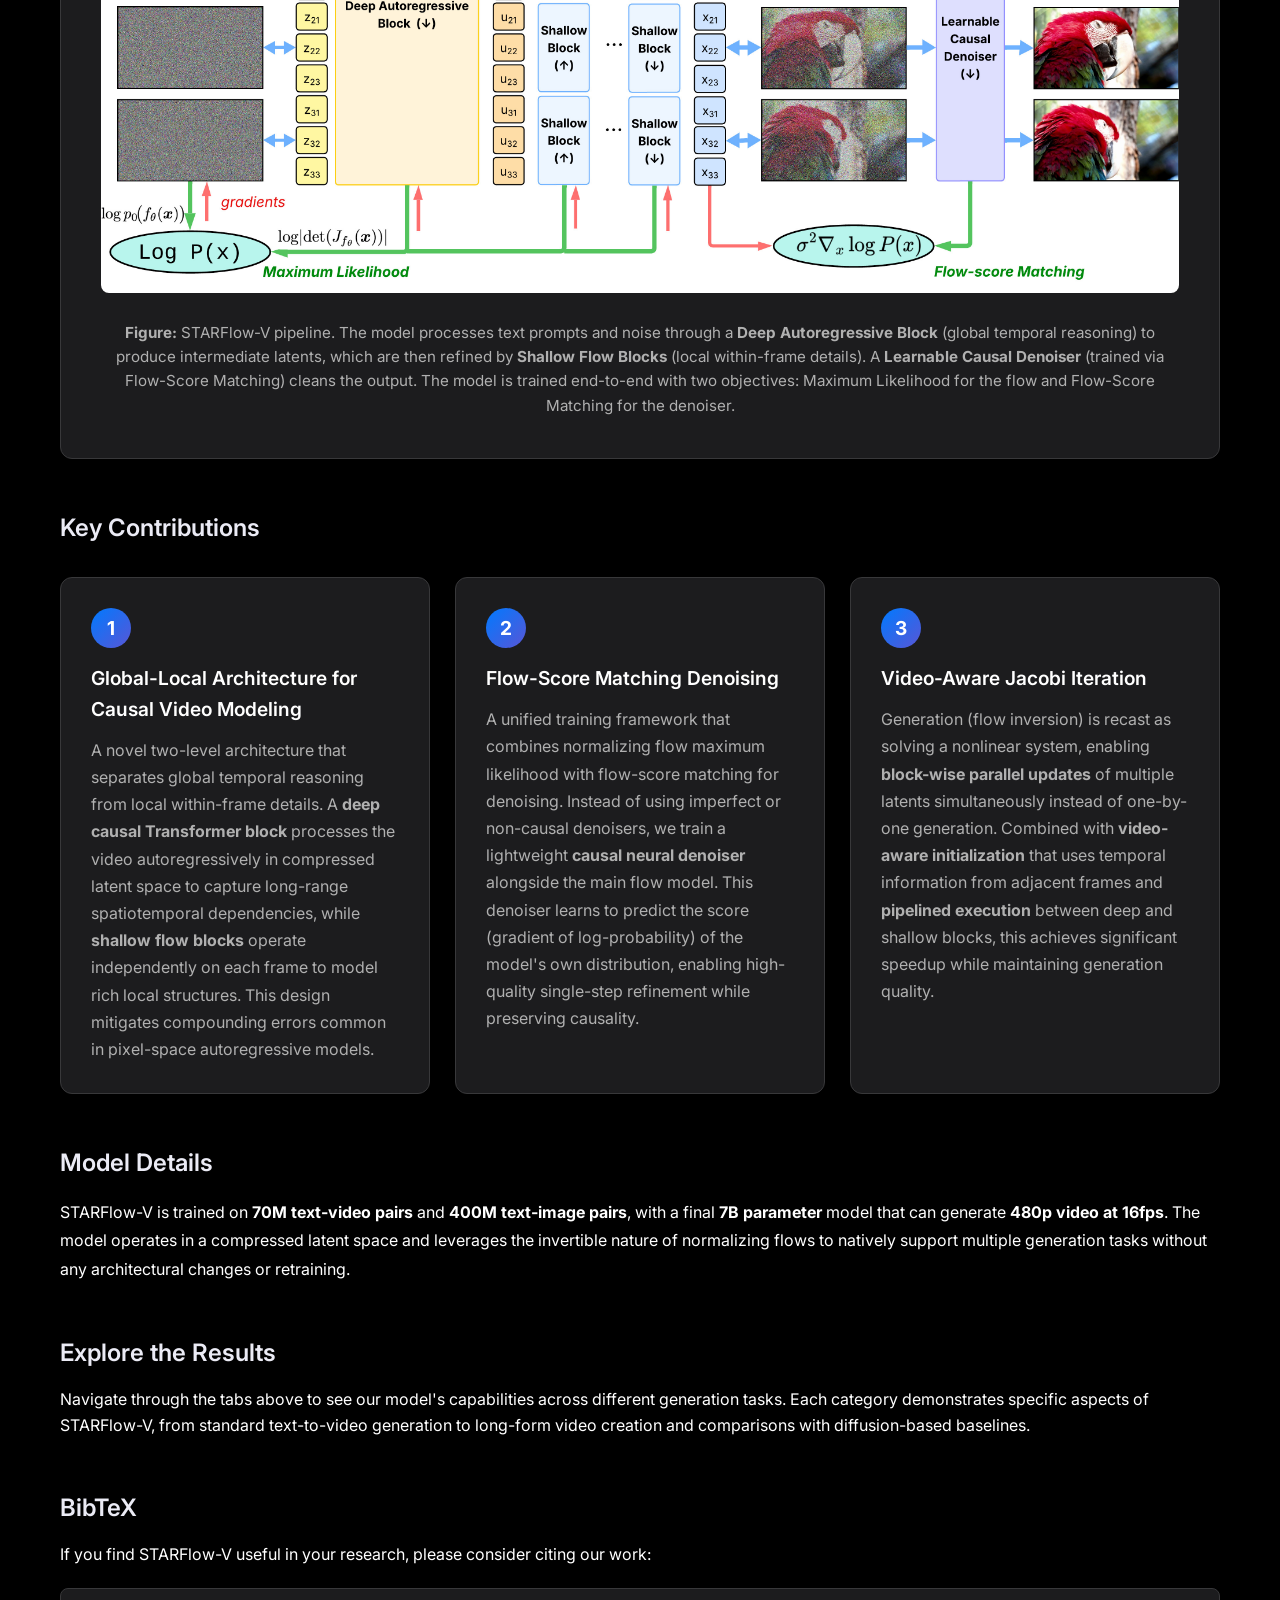
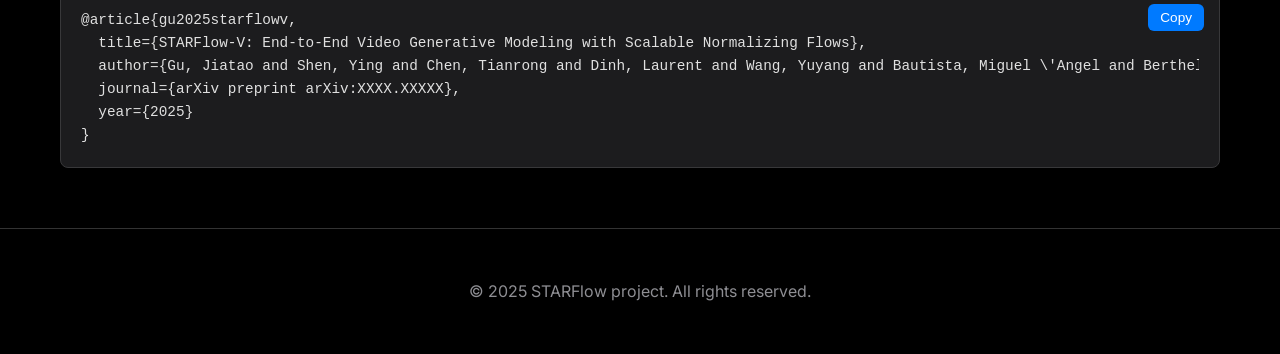
<file: starflow-v/index.html>
<!DOCTYPE html>
<html lang="en">
<head>
    <meta charset="UTF-8">
    <meta name="viewport" content="width=device-width, initial-scale=1.0">
    <title>STARFlow-V: End-to-End Video Generative Modeling with Normalizing Flows</title>
    <link rel="preconnect" href="https://fonts.googleapis.com">
    <link rel="preconnect" href="https://fonts.gstatic.com" crossorigin>
    <link href="https://fonts.googleapis.com/css2?family=Inter:wght@300;400;500;600;700&display=swap" rel="stylesheet">
    <style>
        * { margin: 0; padding: 0; box-sizing: border-box; }

        body {
            font-family: 'Inter', system-ui, -webkit-system-font, 'Segoe UI', Roboto, sans-serif;
            background: #000;
            color: #fff;
            line-height: 1.6;
            font-weight: 400;
            transition: background-color 0.3s ease, color 0.3s ease;
        }

        body.light-mode {
            background: #fff;
            color: #000;
        }

        .container { max-width: 1200px; margin: 0 auto; padding: 0 20px; }
        
        header {
            text-align: center;
            padding: 60px 0;
            border-bottom: 1px solid #333;
            background: linear-gradient(180deg, #000 0%, #0a0a0a 100%);
            position: relative;
            transition: all 0.3s ease;
        }

        body.light-mode header {
            border-bottom: 1px solid #e0e0e0;
            background: linear-gradient(180deg, #fff 0%, #f5f5f5 100%);
        }

        header a {
            transition: color 0.2s ease;
        }

        header a:hover {
            color: #007AFF !important;
        }
        
        h1 {
            font-size: 3rem;
            font-weight: 700;
            margin-bottom: 15px;
            background: linear-gradient(135deg, #007AFF 0%, #5856D6 100%);
            -webkit-background-clip: text;
            -webkit-text-fill-color: transparent;
            background-clip: text;
            letter-spacing: -0.02em;
        }

        h2.subtitle {
            color: #E0E0E0;
            font-size: 1.5rem;
            font-weight: 400;
            letter-spacing: -0.01em;
            margin-bottom: 20px;
        }

        .subtitle {
            color: #999;
            font-size: 1.2rem;
            font-weight: 300;
            letter-spacing: 0.01em;
        }
        
        .tabs {
            display: flex;
            gap: 12px;
            margin: 40px 0;
            flex-wrap: wrap;
            justify-content: center;
        }
        
        .tab-button {
            padding: 12px 24px;
            background: #1C1C1E;
            border: 1px solid #38383A;
            color: #EBEBF5;
            cursor: pointer;
            border-radius: 8px;
            font-size: 1rem;
            font-weight: 500;
            transition: all 0.2s ease;
        }
        
        .tab-button:hover { background: #2C2C2E; transform: translateY(-2px); }
        .tab-button.active { background: #007AFF; border-color: #007AFF; color: #fff; }
        
        .tab-content { display: none; animation: fadeIn 0.3s ease; }
        .tab-content.active { display: block; }
        
        @keyframes fadeIn { from { opacity: 0; } to { opacity: 1; } }
        
        h2 { font-size: 2rem; font-weight: 600; margin-bottom: 15px; }
        h3 { font-size: 1.5rem; font-weight: 600; margin: 30px 0 15px 0; color: #EBEBF5; }
        .tab-content > p { color: #EBEBF5; margin-bottom: 40px; font-size: 1.1rem; }

        /* Overview section styles */
        .overview-section { margin-bottom: 50px; }
        .tldr-box {
            background: linear-gradient(135deg, #1a1a2e 0%, #16213e 100%);
            border-left: 4px solid #007AFF;
            padding: 25px 30px;
            border-radius: 8px;
            margin: 20px 0 40px 0;
        }
        .tldr-box p {
            font-size: 1.15rem;
            line-height: 1.8;
            color: #E0E0E0;
            margin: 0;
        }

        .contributions-grid {
            display: grid;
            grid-template-columns: repeat(3, 1fr);
            gap: 25px;
            margin: 30px 0;
        }

        .contribution-card {
            background: #1C1C1E;
            border-radius: 12px;
            padding: 30px;
            border: 1px solid #38383A;
            transition: all 0.3s ease;
        }

        .contribution-card:hover {
            transform: translateY(-4px);
            box-shadow: 0 8px 16px rgba(0, 122, 255, 0.2);
            border-color: #007AFF;
        }

        .contribution-number {
            display: inline-block;
            width: 40px;
            height: 40px;
            background: linear-gradient(135deg, #007AFF 0%, #5856D6 100%);
            border-radius: 50%;
            text-align: center;
            line-height: 40px;
            font-weight: 700;
            font-size: 1.2rem;
            margin-bottom: 15px;
        }

        .contribution-card h4 {
            font-size: 1.2rem;
            font-weight: 600;
            margin-bottom: 12px;
            color: #fff;
        }

        .contribution-card p {
            font-size: 1rem;
            line-height: 1.7;
            color: #B0B0B0;
            margin: 0;
        }

        .pipeline-diagram {
            background: #1C1C1E;
            border-radius: 12px;
            padding: 40px;
            margin: 30px 0;
            text-align: center;
            border: 1px solid #38383A;
        }

        .pipeline-diagram img {
            max-width: 100%;
            height: auto;
            border-radius: 8px;
        }

        .pipeline-placeholder {
            background: #0a0a0a;
            padding: 80px 40px;
            border-radius: 8px;
            border: 2px dashed #38383A;
        }

        .pipeline-placeholder p {
            color: #666;
            font-size: 1rem;
            margin: 0;
        }

        .paper-links {
            display: flex;
            gap: 15px;
            justify-content: center;
            margin: 30px 0;
            flex-wrap: wrap;
        }

        .paper-link {
            display: inline-flex;
            align-items: center;
            gap: 8px;
            padding: 10px 20px;
            background: #1C1C1E;
            border: 1px solid #007AFF;
            color: #007AFF;
            text-decoration: none;
            border-radius: 8px;
            font-weight: 500;
            font-size: 0.95rem;
            transition: all 0.2s ease;
        }

        .paper-link:hover {
            background: #007AFF;
            color: #fff;
            transform: translateY(-2px);
        }

        @media (max-width: 768px) {
            .contributions-grid {
                grid-template-columns: 1fr;
            }
        }
        
        .video-grid {
            display: grid;
            grid-template-columns: repeat(4, 1fr);
            gap: 30px;
            margin-bottom: 60px;
        }

        /* Image-to-Video section uses 2 columns */
        #image-to-video .video-grid {
            grid-template-columns: repeat(2, 1fr);
        }

        /* Video-to-Video section uses 3 columns */
        #video-to-video .video-grid {
            grid-template-columns: repeat(3, 1fr);
        }

        .video-item {
            background: #1C1C1E;
            border-radius: 12px;
            overflow: hidden;
            box-shadow: 0 4px 6px rgba(0, 0, 0, 0.3);
            transition: all 0.3s ease;
        }
        
        .video-item:hover { transform: translateY(-4px); box-shadow: 0 10px 20px rgba(0, 0, 0, 0.5); }
        
        video { width: 100%; display: block; background: #000; }

        .video-info { padding: 24px; }
        .video-info h3 { font-size: 1.1rem; font-weight: 600; margin-bottom: 12px; line-height: 1.4; }
        .video-details { color: #8E8E93; font-size: 0.9rem; }

        /* Image-to-Video specific styles */
        .side-by-side {
            display: grid;
            grid-template-columns: 1fr 1fr;
            gap: 10px;
        }

        .input-frame, .output-video {
            position: relative;
        }

        .input-frame img {
            width: 100%;
            display: block;
            background: #000;
            border-radius: 4px;
        }

        .side-by-side .label {
            text-align: center;
            font-size: 0.85rem;
            color: #8E8E93;
            margin-top: 8px;
            font-weight: 500;
        }

        /* Comparison specific styles */
        #comparisons .video-grid {
            display: grid;
            grid-template-columns: repeat(4, minmax(0, max-content));
            gap: 40px;
            justify-content: center;
        }

        #comparisons .video-item {
            max-width: none;
        }

        .comparison-labels {
            display: flex;
            justify-content: space-around;
            margin-bottom: 8px;
            gap: 10px;
        }

        .method-label {
            font-size: 0.55rem;
            font-weight: 400;
            color: #8E8E93;
            flex: 1;
            text-align: center;
        }

        .method-label:last-child {
            color: #007AFF;
        }

        footer { text-align: center; padding: 50px 0; border-top: 1px solid #333; margin-top: 60px; color: #8E8E93; }

        /* Back to top button */
        .back-to-top {
            position: fixed;
            bottom: 40px;
            right: 40px;
            width: 50px;
            height: 50px;
            background: #007AFF;
            color: #fff;
            border: none;
            border-radius: 50%;
            cursor: pointer;
            font-size: 24px;
            display: flex;
            align-items: center;
            justify-content: center;
            opacity: 0;
            visibility: hidden;
            transition: all 0.3s ease;
            box-shadow: 0 4px 12px rgba(0, 122, 255, 0.4);
            z-index: 1000;
        }

        .back-to-top.visible {
            opacity: 1;
            visibility: visible;
        }

        .back-to-top:hover {
            background: #0051D5;
            transform: translateY(-2px);
            box-shadow: 0 6px 16px rgba(0, 122, 255, 0.6);
        }

        /* Theme toggle button */
        .theme-toggle {
            position: absolute;
            top: 20px;
            right: 20px;
            padding: 8px 16px;
            background: #1C1C1E;
            border: 1px solid #38383A;
            color: #EBEBF5;
            cursor: pointer;
            border-radius: 8px;
            font-size: 0.9rem;
            font-weight: 500;
            transition: all 0.2s ease;
            display: flex;
            align-items: center;
            gap: 8px;
        }

        .theme-toggle:hover {
            background: #2C2C2E;
            transform: translateY(-2px);
        }

        body.light-mode .theme-toggle {
            background: #f0f0f0;
            border-color: #d0d0d0;
            color: #333;
        }

        body.light-mode .theme-toggle:hover {
            background: #e0e0e0;
        }

        /* Light mode styles */
        body.light-mode h2.subtitle {
            color: #333;
        }

        body.light-mode .subtitle {
            color: #666;
        }

        body.light-mode .tab-button {
            background: #f0f0f0;
            border-color: #d0d0d0;
            color: #333;
        }

        body.light-mode .tab-button:hover {
            background: #e0e0e0;
        }

        body.light-mode .tab-button.active {
            background: #007AFF;
            border-color: #007AFF;
            color: #fff;
        }

        body.light-mode .tldr-box {
            background: linear-gradient(135deg, #e6f0ff 0%, #e6e9ff 100%);
            border-left-color: #007AFF;
        }

        body.light-mode .tldr-box p {
            color: #333;
        }

        body.light-mode .contribution-card {
            background: #f8f8f8;
            border-color: #d0d0d0;
        }

        body.light-mode .contribution-card:hover {
            border-color: #007AFF;
        }

        body.light-mode .contribution-card h4 {
            color: #000;
        }

        body.light-mode .contribution-card p {
            color: #555;
        }

        body.light-mode .pipeline-diagram {
            background: #f8f8f8;
            border-color: #d0d0d0;
        }

        body.light-mode .pipeline-placeholder {
            background: #f0f0f0;
            border-color: #d0d0d0;
        }

        body.light-mode .pipeline-placeholder p {
            color: #999;
        }

        body.light-mode .paper-link {
            background: #f0f0f0;
            border-color: #007AFF;
            color: #007AFF;
        }

        body.light-mode .paper-link:hover {
            background: #007AFF;
            color: #fff;
        }

        body.light-mode .video-item {
            background: #f8f8f8;
            box-shadow: 0 4px 6px rgba(0, 0, 0, 0.1);
        }

        body.light-mode .video-item:hover {
            box-shadow: 0 10px 20px rgba(0, 0, 0, 0.15);
        }

        body.light-mode .video-info h3 {
            color: #000;
        }

        body.light-mode .video-details {
            color: #666;
        }

        body.light-mode .method-label {
            color: #666;
        }

        body.light-mode .method-label:last-child {
            color: #007AFF;
        }

        body.light-mode footer {
            border-top-color: #e0e0e0;
            color: #666;
        }

        body.light-mode p, body.light-mode h3 {
            color: #333;
        }

        body.light-mode h2 {
            color: #000;
        }

        body.light-mode header a {
            color: #555 !important;
        }

        body.light-mode header a:hover {
            color: #007AFF !important;
        }

        body.light-mode .pipeline-diagram p {
            color: #333 !important;
        }

        @media (max-width: 768px) {
            h1 { font-size: 2rem; }
            .subtitle { font-size: 1rem; }
            .video-grid { grid-template-columns: 1fr; gap: 20px; }
            .tabs { gap: 8px; }
            .tab-button { padding: 10px 18px; font-size: 0.9rem; }
            .back-to-top { bottom: 20px; right: 20px; width: 45px; height: 45px; font-size: 20px; }
            .theme-toggle { top: 10px; right: 10px; padding: 6px 12px; font-size: 0.85rem; }
        }
    </style>
</head>
<body>
    <header>
        <button class="theme-toggle" id="themeToggle" aria-label="Toggle theme">
            <span id="themeIcon">☀️</span>
            <span id="themeText">Light</span>
        </button>
        <div class="container">
            <h1>STARFlow-V</h1>
            <h2 class="subtitle">End-to-End Video Generative Modeling with Normalizing Flows</h2>

            <div style="margin: 20px 0; color: #B0B0B0; font-size: 1rem;">
                <p style="margin: 5px 0;">
                    <a href="https://jiataogu.me" style="font-weight: 500; color: #B0B0B0; text-decoration: none;">Jiatao Gu</a>,
                    <a href="https://yingshen-ys.github.io" style="font-weight: 500; color: #B0B0B0; text-decoration: none;">Ying Shen</a>,
                    <a href="https://scholar.google.com/citations?user=r9D3Fg50gMoC&hl=zh-CN" style="font-weight: 500; color: #B0B0B0; text-decoration: none;">Tianrong Chen</a>,
                    <a href="https://laurent-dinh.github.io" style="font-weight: 500; color: #B0B0B0; text-decoration: none;">Laurent Dinh</a>,
                    <a href="https://yuyangw.github.io" style="font-weight: 500; color: #B0B0B0; text-decoration: none;">Yuyang Wang</a>,
                    <a href="http://miguelbautista.info/" style="font-weight: 500; color: #B0B0B0; text-decoration: none;">Miguel Ángel Bautista</a>,
                    </p>
                <p style="margin: 5px 0;">
                    <a href="https://david-berthelot.github.io" style="font-weight: 500; color: #B0B0B0; text-decoration: none;">David Berthelot</a>,
                    <a href="https://scholar.google.com/citations?user=Sv2TGqsAAAAJ" style="font-weight: 500; color: #B0B0B0; text-decoration: none;">Josh Susskind</a>,
                    <a href="https://scholar.google.com/citations?user=G6vdBYsAAAAJ&hl=en" style="font-weight: 500; color: #B0B0B0; text-decoration: none;">Shuangfei Zhai</a>
                </p>
                <p style="margin: 15px 0 5px 0; font-size: 0.95rem;">
                    Apple
                </p>
            </div>

            <div class="paper-links">
                <a href="paper.pdf" class="paper-link">Paper</a>
                <a href="https://arxiv.org/abs/2511.20462" class="paper-link">arXiv</a>
                <a href="https://github.com/apple/ml-starflow" class="paper-link">Code</a>
            </div>
        </div>
    </header>

    <main>
        <div class="container">
            <nav class="tabs">
                <button class="tab-button active" data-tab="overview">Overview</button>
                <button class="tab-button" data-tab="text-to-video">Text-to-Video</button>
                <button class="tab-button" data-tab="image-to-video">Image-to-Video</button>
                <button class="tab-button" data-tab="video-to-video">Video-to-Video</button>
                <button class="tab-button" data-tab="longer-generation">Long Videos</button>
                <button class="tab-button" data-tab="comparisons">Comparisons</button>
                <button class="tab-button" data-tab="failure-cases">Failure Cases</button>
            </nav>


















































































            <section id="overview" class="tab-content active">
                <!-- <h2>Overview</h2> -->
                <div class="overview-section">
                    <h3>TL;DR</h3>
                    <div class="tldr-box">
                        <p>
                            STARFlow-V is the <b>first</b> normalizing flow-based <b>causal video generator</b> demonstrating that normalizing flows can match video diffusion models in visual quality while offering end-to-end training, exact likelihood estimation, and native multi-task support across T2V/I2V/V2V generation.
                        </p>
                    </div>
                </div>

                <div class="overview-section">
                    <h3>Abstract</h3>
                    <p style="line-height: 1.8; text-align: justify;">
                        Normalizing flows (NFs) are end-to-end likelihood-based generative models for continuous data, and have recently regained attention with encouraging progress on image generation. Yet in the video generation domain, where spatiotemporal complexity and computational cost are substantially higher, state-of-the-art systems almost exclusively rely on diffusion-based models. In this work, we revisit this design space by presenting STARFlow-V, a normalizing flow-based video generator with substantial benefits such as end-to-end learning, robust causal prediction, and native likelihood estimation. Building upon the recently proposed STARFlow, STARFlow-V operates in the spatiotemporal latent space with a global-local architecture which restricts causal dependencies to a global latent space while preserving rich local within-frame interactions. This eases error accumulation over time, a common pitfall of standard autoregressive diffusion model generation. Additionally, we propose flow-score matching, which equips the model with a light-weight causal denoiser to improve the video generation consistency in an autoregressive fashion. To improve the sampling efficiency, STARFlow-V employs a video-aware Jacobi iteration scheme that recasts inner updates as parallelizable iterations without breaking causality. Thanks to the invertible structure, the same model can natively support text-to-video, image-to-video as well as video-to-video generation tasks. Empirically, STARFlow-V achieves strong visual fidelity and temporal consistency with practical sampling throughput relative to diffusion-based baselines. These results present the first evidence, to our knowledge, that NFs are capable of high-quality autoregressive video generation, establishing them as a promising research direction for building world models.
                    </p>
                </div>

                <div class="overview-section">
                    <h3>Method Pipeline</h3>
                    <div class="pipeline-diagram">
                        <img src="pipeline_v3.jpeg" alt="STARFlow-V Pipeline">
                        <p style="margin-top: 20px; color: #B0B0B0; font-size: 0.95rem; line-height: 1.6;">
                            <strong>Figure:</strong> STARFlow-V pipeline. The model processes text prompts and noise through a
                            <strong>Deep Autoregressive Block</strong> (global temporal reasoning) to produce intermediate latents,
                            which are then refined by <strong>Shallow Flow Blocks</strong> (local within-frame details).
                            A <strong>Learnable Causal Denoiser</strong> (trained via Flow-Score Matching) cleans the output.
                            The model is trained end-to-end with two objectives: Maximum Likelihood for the flow and
                            Flow-Score Matching for the denoiser.
                        </p>
                    </div>
                </div>

                <div class="overview-section">
                    <h3>Key Contributions</h3>
                    <div class="contributions-grid">
                        <div class="contribution-card">
                            <div class="contribution-number">1</div>
                            <h4>Global-Local Architecture for Causal Video Modeling</h4>
                            <p>
                                A novel two-level architecture that separates global temporal reasoning from local within-frame details.
                                A <strong>deep causal Transformer block</strong> processes the video autoregressively in compressed latent space
                                to capture long-range spatiotemporal dependencies, while <strong>shallow flow blocks</strong> operate independently
                                on each frame to model rich local structures. This design mitigates compounding errors common in pixel-space
                                autoregressive models.
                            </p>
                        </div>

                        <div class="contribution-card">
                            <div class="contribution-number">2</div>
                            <h4>Flow-Score Matching Denoising</h4>
                            <p>
                                A unified training framework that combines normalizing flow maximum likelihood with flow-score matching
                                for denoising. Instead of using imperfect or non-causal denoisers, we train a lightweight <strong>causal
                                neural denoiser</strong> alongside the main flow model. This denoiser learns to predict the score (gradient
                                of log-probability) of the model's own distribution, enabling high-quality single-step refinement while
                                preserving causality.
                            </p>
                        </div>

                        <div class="contribution-card">
                            <div class="contribution-number">3</div>
                            <h4>Video-Aware Jacobi Iteration</h4>
                            <p>
                                Generation (flow inversion) is recast as solving a nonlinear system, enabling <strong>block-wise
                                parallel updates</strong> of multiple latents simultaneously instead of one-by-one generation.
                                Combined with <strong>video-aware initialization</strong> that uses temporal information from adjacent
                                frames and <strong>pipelined execution</strong> between deep and shallow blocks, this achieves significant
                                speedup while maintaining generation quality.
                            </p>
                        </div>
                    </div>
                </div>

                <div class="overview-section">
                    <h3>Model Details</h3>
                    <p style="line-height: 1.8;">
                        STARFlow-V is trained on <strong>70M text-video pairs</strong> and <strong>400M text-image pairs</strong>,
                        with a final <strong>7B parameter</strong> model that can generate <strong>480p video at 16fps</strong>.
                        The model operates in a compressed latent space and leverages the invertible nature of normalizing flows
                        to natively support multiple generation tasks without any architectural changes or retraining.
                    </p>
                    <!-- <p style="line-height: 1.8; margin-top: 15px;">
                        On the <strong>VBench benchmark</strong>, STARFlow-V achieves performance comparable to recent autoregressive
                        diffusion models, significantly closing the quality gap between normalizing flows and diffusion models for
                        video generation. The model demonstrates superior temporal consistency, especially in long-horizon generation
                        (up to 30 seconds), where competing autoregressive models often exhibit blurring, color drift, or content collapse.
                    </p> -->
                </div>

                <div class="overview-section">
                    <h3>Explore the Results</h3>
                    <p>
                        Navigate through the tabs above to see our model's capabilities across different generation tasks.
                        Each category demonstrates specific aspects of STARFlow-V, from standard text-to-video generation
                        to long-form video creation and comparisons with diffusion-based baselines.
                    </p>
                </div>

                <div class="overview-section">
                    <h3>BibTeX</h3>
                    <p style="margin-bottom: 20px;">If you find STARFlow-V useful in your research, please consider citing our work:</p>
                    <div style="background: #1C1C1E; border-radius: 8px; padding: 20px; border: 1px solid #38383A; position: relative;">
                        <button onclick="copyBibtex()" style="position: absolute; top: 15px; right: 15px; padding: 6px 12px; background: #007AFF; color: white; border: none; border-radius: 6px; cursor: pointer; font-size: 0.85rem; font-weight: 500;">Copy</button>
                        <pre id="bibtex-code" style="margin: 0; color: #E0E0E0; font-family: 'Courier New', monospace; font-size: 0.9rem; line-height: 1.6; overflow-x: auto; padding-right: 80px;">@article{gu2025starflowv,
  title={STARFlow-V: End-to-End Video Generative Modeling with Scalable Normalizing Flows},
  author={Gu, Jiatao and Shen, Ying and Chen, Tianrong and Dinh, Laurent and Wang, Yuyang and Bautista, Miguel \'Angel and Berthelot, David and Susskind, Josh and Zhai, Shuangfei},
  journal={arXiv preprint arXiv:XXXX.XXXXX},
  year={2025}
}</pre>
                    </div>
                </div>
            </section>

            <section id="text-to-video" class="tab-content">

                <h2>Text-to-Video Generation</h2>
                <p>Our model generates high-quality videos directly from text descriptions.</p>

                <div class="video-grid">
                    <div class="video-item">
                        <video autoplay muted loop playsinline controls>
                            <source src="videos/text-to-video/a_border_collie_balancing_on.mp4" type="video/mp4">
                        </video>
                        <div class="video-info">
                            <h3>"a border collie balancing on a fallen log over a shallow stream; locked-off shot with gentle world motion; natural lighting"</h3>
                            <p class="video-details">480p • 16fps • 5s</p>
                        </div>
                    </div>
                    <div class="video-item">
                        <video autoplay muted loop playsinline controls>
                            <source src="videos/text-to-video/a_campfire_crackling_with_embers.mp4" type="video/mp4">
                        </video>
                        <div class="video-info">
                            <h3>"a campfire crackling with embers lifting; static shot; night warmth, ultra-realistic, 4K 2"</h3>
                            <p class="video-details">480p • 16fps • 5s</p>
                        </div>
                    </div>
                    <div class="video-item">
                        <video autoplay muted loop playsinline controls>
                            <source src="videos/text-to-video/a_cassowary_stepping_through_rainforest.mp4" type="video/mp4">
                        </video>
                        <div class="video-info">
                            <h3>"a cassowary stepping through rainforest shade; locked-off telephoto with soft bokeh; golden-hour warmth, ultra-realistic, 4K."</h3>
                            <p class="video-details">480p • 16fps • 5s</p>
                        </div>
                    </div>
                    <div class="video-item">
                        <video autoplay muted loop playsinline controls>
                            <source src="videos/text-to-video/a_chameleon_rolling_its_eyes.mp4" type="video/mp4">
                        </video>
                        <div class="video-info">
                            <h3>"a chameleon rolling its eyes in different directions; handheld with minimal sway; overcast soft light, ultra-realistic, 4K; soft"</h3>
                            <p class="video-details">480p • 16fps • 5s</p>
                        </div>
                    </div>
                    <div class="video-item">
                        <video autoplay muted loop playsinline controls>
                            <source src="videos/text-to-video/a_chef_tossing_vegetables_in.mp4" type="video/mp4">
                        </video>
                        <div class="video-info">
                            <h3>"a chef tossing vegetables in a pan; medium shot; stovetop glow, ultra-realistic, 4K."</h3>
                            <p class="video-details">480p • 16fps • 5s</p>
                        </div>
                    </div>
                    <div class="video-item">
                        <video autoplay muted loop playsinline controls>
                            <source src="videos/text-to-video/a_chipmunk_stuffing_seeds_into.mp4" type="video/mp4">
                        </video>
                        <div class="video-info">
                            <h3>"a chipmunk stuffing seeds into full cheeks; locked-off shot with gentle world motion; blue-hour ambience, ultra-realistic, 4K; l"</h3>
                            <p class="video-details">480p • 16fps • 5s</p>
                        </div>
                    </div>
                    <div class="video-item">
                        <video autoplay muted loop playsinline controls>
                            <source src="videos/text-to-video/a_colorful_nebula_drifting_with.mp4" type="video/mp4">
                        </video>
                        <div class="video-info">
                            <h3>"a colorful nebula drifting with subtle motion; locked-off shot with gentle world motion; natural lighting, ultra-realistic, 4K;"</h3>
                            <p class="video-details">480p • 16fps • 5s</p>
                        </div>
                    </div>
                    <div class="video-item">
                        <video autoplay muted loop playsinline controls>
                            <source src="videos/text-to-video/a_corgi_wearing_neonpink_sunglasses.mp4" type="video/mp4">
                        </video>
                        <div class="video-info">
                            <h3>"a corgi wearing neon-pink sunglasses on a sunlit pier; drone orbit with steady altitude hold; light film grain for realism; gold"</h3>
                            <p class="video-details">480p • 16fps • 5s</p>
                        </div>
                    </div>
                    <div class="video-item">
                        <video autoplay muted loop playsinline controls>
                            <source src="videos/text-to-video/a_giant_panda_nibbling_a.mp4" type="video/mp4">
                        </video>
                        <div class="video-info">
                            <h3>"a giant panda nibbling a bamboo shoot; cinematic handheld at eye level; natural lighting, ultra-realistic, 4K."</h3>
                            <p class="video-details">480p • 16fps • 5s</p>
                        </div>
                    </div>
                    <div class="video-item">
                        <video autoplay muted loop playsinline controls>
                            <source src="videos/text-to-video/a_heron_stepping_carefully_in.mp4" type="video/mp4">
                        </video>
                        <div class="video-info">
                            <h3>"a heron stepping carefully in marsh shallows; handheld with minimal sway; overcast soft light, ultra-realistic, 4K; soft depth o"</h3>
                            <p class="video-details">480p • 16fps • 5s</p>
                        </div>
                    </div>
                    <div class="video-item">
                        <video autoplay muted loop playsinline controls>
                            <source src="videos/text-to-video/a_humanoid_robot_practicing_slow.mp4" type="video/mp4">
                        </video>
                        <div class="video-info">
                            <h3>"a humanoid robot practicing slow tai chi in a plaza; handheld with minimal sway; blue-hour ambience, ultra-realistic, 4K; occasi"</h3>
                            <p class="video-details">480p • 16fps • 5s</p>
                        </div>
                    </div>
                    <div class="video-item">
                        <video autoplay muted loop playsinline controls>
                            <source src="videos/text-to-video/a_kettle_venting_steam_on.mp4" type="video/mp4">
                        </video>
                        <div class="video-info">
                            <h3>"a kettle venting steam on a stove; static composition with foreground elements drifting; light film grain for realism; window li"</h3>
                            <p class="video-details">480p • 16fps • 5s</p>
                        </div>
                    </div>
                    <div class="video-item">
                        <video autoplay muted loop playsinline controls>
                            <source src="videos/text-to-video/a_penguin_waddling_across_wet.mp4" type="video/mp4">
                        </video>
                        <div class="video-info">
                            <h3>"a penguin waddling across wet rocks; gentle push-in from a stable tripod; overcast soft light, ultra-realistic, 4K; soft depth o"</h3>
                            <p class="video-details">480p • 16fps • 5s</p>
                        </div>
                    </div>
                    <div class="video-item">
                        <video autoplay muted loop playsinline controls>
                            <source src="videos/text-to-video/a_potter_shaping_clay_on.mp4" type="video/mp4">
                        </video>
                        <div class="video-info">
                            <h3>"a potter shaping clay on a spinning wheel; low-angle tilt up revealing the scene; occasional lens flare at frame edge; clean stu"</h3>
                            <p class="video-details">480p • 16fps • 5s</p>
                        </div>
                    </div>
                    <div class="video-item">
                        <video autoplay muted loop playsinline controls>
                            <source src="videos/text-to-video/a_puffin_turning_its_head.mp4" type="video/mp4">
                        </video>
                        <div class="video-info">
                            <h3>"a puffin turning its head with a beak full of fish; gentle push-in from a stable tripod; natural lighting, ultra-realistic, 4K;"</h3>
                            <p class="video-details">480p • 16fps • 5s</p>
                        </div>
                    </div>
                    <div class="video-item">
                        <video autoplay muted loop playsinline controls>
                            <source src="videos/text-to-video/a_rooftop_garden_swaying_in.mp4" type="video/mp4">
                        </video>
                        <div class="video-info">
                            <h3>"a rooftop garden swaying in wind; smooth dolly-in along ground-level sliders; soft depth of field and creamy bokeh; candlelit gl"</h3>
                            <p class="video-details">480p • 16fps • 5s</p>
                        </div>
                    </div>
                    <div class="video-item">
                        <video autoplay muted loop playsinline controls>
                            <source src="videos/text-to-video/a_sailboat_drifting_on_calm.mp4" type="video/mp4">
                        </video>
                        <div class="video-info">
                            <h3>"a sailboat drifting on calm water; wide shot; hazy sunlight, ultra-realistic, 4K."</h3>
                            <p class="video-details">480p • 16fps • 5s</p>
                        </div>
                    </div>
                    <div class="video-item">
                        <video autoplay muted loop playsinline controls>
                            <source src="videos/text-to-video/a_sheep_flock_drifting_across.mp4" type="video/mp4">
                        </video>
                        <div class="video-info">
                            <h3>"a sheep flock drifting across a grassy hillside; locked-off shot with gentle world motion; golden-hour warmth, ultra-realistic,"</h3>
                            <p class="video-details">480p • 16fps • 5s</p>
                        </div>
                    </div>
                    <div class="video-item">
                        <video autoplay muted loop playsinline controls>
                            <source src="videos/text-to-video/a_skier_floating_through_fresh.mp4" type="video/mp4">
                        </video>
                        <div class="video-info">
                            <h3>"a skier floating through fresh powder; slow gimbal push-in with subtle handheld micro-shake; light film grain for realism; misty"</h3>
                            <p class="video-details">480p • 16fps • 5s</p>
                        </div>
                    </div>
                    <div class="video-item">
                        <video autoplay muted loop playsinline controls>
                            <source src="videos/text-to-video/a_small_service_robot_trundling.mp4" type="video/mp4">
                        </video>
                        <div class="video-info">
                            <h3>"a small service robot trundling down a neon alley; handheld with minimal sway; blue-hour ambience, ultra-realistic, 4K; natural"</h3>
                            <p class="video-details">480p • 16fps • 5s</p>
                        </div>
                    </div>
                    <div class="video-item">
                        <video autoplay muted loop playsinline controls>
                            <source src="videos/text-to-video/a_snail_extending_its_eyestalks.mp4" type="video/mp4">
                        </video>
                        <div class="video-info">
                            <h3>"a snail extending its eyestalks after a light mist; gentle push-in from a stable tripod; blue-hour ambience, ultra-realistic, 4K"</h3>
                            <p class="video-details">480p • 16fps • 5s</p>
                        </div>
                    </div>
                    <div class="video-item">
                        <video autoplay muted loop playsinline controls>
                            <source src="videos/text-to-video/a_starfish_gripping_a_tidepool.mp4" type="video/mp4">
                        </video>
                        <div class="video-info">
                            <h3>"a starfish gripping a tidepool rock as water swirls; gentle push-in from a stable tripod; natural lighting, ultra-realistic, 4K;"</h3>
                            <p class="video-details">480p • 16fps • 5s</p>
                        </div>
                    </div>
                    <div class="video-item">
                        <video autoplay muted loop playsinline controls>
                            <source src="videos/text-to-video/a_tram_sliding_past_in.mp4" type="video/mp4">
                        </video>
                        <div class="video-info">
                            <h3>"a tram sliding past in light rain; handheld follow with natural breathing sway; a faint fingerprint smudge catching light; harsh"</h3>
                            <p class="video-details">480p • 16fps • 5s</p>
                        </div>
                    </div>
                    <div class="video-item">
                        <video autoplay muted loop playsinline controls>
                            <source src="videos/text-to-video/a_zebra_flicking_its_tail.mp4" type="video/mp4">
                        </video>
                        <div class="video-info">
                            <h3>"a zebra flicking its tail in warm savanna light; slow pan across the scene; golden-hour warmth, ultra-realistic, 4K; light film"</h3>
                            <p class="video-details">480p • 16fps • 5s</p>
                        </div>
                    </div>
                    <div class="video-item">
                        <video autoplay muted loop playsinline controls>
                            <source src="videos/text-to-video/aerial_shot_flying_low_over.mp4" type="video/mp4">
                        </video>
                        <div class="video-info">
                            <h3>"aerial shot flying low over rolling sand dunes patterned by the wind."</h3>
                            <p class="video-details">480p • 16fps • 5s</p>
                        </div>
                    </div>
                    <div class="video-item">
                        <video autoplay muted loop playsinline controls>
                            <source src="videos/text-to-video/an_ostrich_scanning_an_open.mp4" type="video/mp4">
                        </video>
                        <div class="video-info">
                            <h3>"an ostrich scanning an open plain; slow gimbal push-in; overcast soft light; ultra-realistic, 4K."</h3>
                            <p class="video-details">480p • 16fps • 5s</p>
                        </div>
                    </div>
                    <div class="video-item">
                        <video autoplay muted loop playsinline controls>
                            <source src="videos/text-to-video/carbonation_rising_in_a_glass.mp4" type="video/mp4">
                        </video>
                        <div class="video-info">
                            <h3>"carbonation rising in a glass of seltzer; shallow parallax orbit at chest height; tiny focus breathing during rack focus; golden"</h3>
                            <p class="video-details">480p • 16fps • 5s</p>
                        </div>
                    </div>
                    <div class="video-item">
                        <video autoplay muted loop playsinline controls>
                            <source src="videos/text-to-video/cherry_blossoms_falling_along_a.mp4" type="video/mp4">
                        </video>
                        <div class="video-info">
                            <h3>"cherry blossoms falling along a riverside path; locked-off shot with gentle world motion; natural lighting, ultra-realistic, 4K;"</h3>
                            <p class="video-details">480p • 16fps • 5s</p>
                        </div>
                    </div>
                    <div class="video-item">
                        <video autoplay muted loop playsinline controls>
                            <source src="videos/text-to-video/closeup_shot_of_a_wind.mp4" type="video/mp4">
                        </video>
                        <div class="video-info">
                            <h3>"close-up shot of a wind chime gently moving and ringing in a light breeze."</h3>
                            <p class="video-details">480p • 16fps • 5s</p>
                        </div>
                    </div>
                    <div class="video-item">
                        <video autoplay muted loop playsinline controls>
                            <source src="videos/text-to-video/drone_shot_flying_low_over.mp4" type="video/mp4">
                        </video>
                        <div class="video-info">
                            <h3>"drone shot flying low over a lavender field with rows converging to the horizon."</h3>
                            <p class="video-details">480p • 16fps • 5s</p>
                        </div>
                    </div>
                    <div class="video-item">
                        <video autoplay muted loop playsinline controls>
                            <source src="videos/text-to-video/forward_dolly_shot_through_a.mp4" type="video/mp4">
                        </video>
                        <div class="video-info">
                            <h3>" forward dolly shot through a narrow alley full of hanging lanterns and street food stalls."</h3>
                            <p class="video-details">480p • 16fps • 5s</p>
                        </div>
                    </div>
                    <div class="video-item">
                        <video autoplay muted loop playsinline controls>
                            <source src="videos/text-to-video/lavender_swaying_with_bees_passing.mp4" type="video/mp4">
                        </video>
                        <div class="video-info">
                            <h3>"lavender swaying with bees passing through; gentle push-in from a stable tripod; overcast soft light, ultra-realistic, 4K; soft"</h3>
                            <p class="video-details">480p • 16fps • 5s</p>
                        </div>
                    </div>
                    <div class="video-item">
                        <video autoplay muted loop playsinline controls>
                            <source src="videos/text-to-video/macro_shot_of_a_ladybug.mp4" type="video/mp4">
                        </video>
                        <div class="video-info">
                            <h3>" macro shot of a ladybug crawling along the edge of a green leaf."</h3>
                            <p class="video-details">480p • 16fps • 5s</p>
                        </div>
                    </div>
                    <div class="video-item">
                        <video autoplay muted loop playsinline controls>
                            <source src="videos/text-to-video/macro_shot_of_ink_swirling.mp4" type="video/mp4">
                        </video>
                        <div class="video-info">
                            <h3>" macro shot of ink swirling and mixing in a glass of water against a white background."</h3>
                            <p class="video-details">480p • 16fps • 5s</p>
                        </div>
                    </div>
                    <div class="video-item">
                        <video autoplay muted loop playsinline controls>
                            <source src="videos/text-to-video/macro_shot_of_raindrops_rippling.mp4" type="video/mp4">
                        </video>
                        <div class="video-info">
                            <h3>" macro shot of raindrops rippling on a calm pond with concentric circles overlapping."</h3>
                            <p class="video-details">480p • 16fps • 5s</p>
                        </div>
                    </div>
                    <div class="video-item">
                        <video autoplay muted loop playsinline controls>
                            <source src="videos/text-to-video/paper_lanterns_bobbing_in_a.mp4" type="video/mp4">
                        </video>
                        <div class="video-info">
                            <h3>"paper lanterns bobbing in a night festival; over-the-shoulder follow maintaining subject center; soft depth of field and creamy"</h3>
                            <p class="video-details">480p • 16fps • 5s</p>
                        </div>
                    </div>
                    <div class="video-item">
                        <video autoplay muted loop playsinline controls>
                            <source src="videos/text-to-video/shot_of_a_drone_circling.mp4" type="video/mp4">
                        </video>
                        <div class="video-info">
                            <h3>" shot of a drone circling a small island surrounded by clear blue water."</h3>
                            <p class="video-details">480p • 16fps • 5s</p>
                        </div>
                    </div>
                    <div class="video-item">
                        <video autoplay muted loop playsinline controls>
                            <source src="videos/text-to-video/shot_of_a_drone_flying.mp4" type="video/mp4">
                        </video>
                        <div class="video-info">
                            <h3>" shot of a drone flying over a patch of colorful autumn forest."</h3>
                            <p class="video-details">480p • 16fps • 5s</p>
                        </div>
                    </div>
                    <div class="video-item">
                        <video autoplay muted loop playsinline controls>
                            <source src="videos/text-to-video/shot_of_a_snow_globe.mp4" type="video/mp4">
                        </video>
                        <div class="video-info">
                            <h3>" shot of a snow globe being shaken, flakes swirling around a tiny village."</h3>
                            <p class="video-details">480p • 16fps • 5s</p>
                        </div>
                    </div>
                    <div class="video-item">
                        <video autoplay muted loop playsinline controls>
                            <source src="videos/text-to-video/steam_rising_from_a_cup.mp4" type="video/mp4">
                        </video>
                        <div class="video-info">
                            <h3>"steam rising from a cup of tea by a window; locked-off shot; soft morning light, ultra-realistic, 4K. 2"</h3>
                            <p class="video-details">480p • 16fps • 5s</p>
                        </div>
                    </div>
                    <div class="video-item">
                        <video autoplay muted loop playsinline controls>
                            <source src="videos/text-to-video/timelapse_of_stars_streaking_across.mp4" type="video/mp4">
                        </video>
                        <div class="video-info">
                            <h3>" timelapse of stars streaking across the night sky above a desert landscape."</h3>
                            <p class="video-details">480p • 16fps • 5s</p>
                        </div>
                    </div>
                    <div class="video-item">
                        <video autoplay muted loop playsinline controls>
                            <source src="videos/text-to-video/underwater_shot_of_koi_fish.mp4" type="video/mp4">
                        </video>
                        <div class="video-info">
                            <h3>" underwater shot of koi fish gliding past colorful pebbles in a clear pond."</h3>
                            <p class="video-details">480p • 16fps • 5s</p>
                        </div>
                    </div>
                    <div class="video-item">
                        <video autoplay muted loop playsinline controls>
                            <source src="videos/text-to-video/wide_shot_of_waves_crashing.mp4" type="video/mp4">
                        </video>
                        <div class="video-info">
                            <h3>" wide shot of waves crashing dramatically against black volcanic rocks at the coast."</h3>
                            <p class="video-details">480p • 16fps • 5s</p>
                        </div>
                    </div>
                    <div class="video-item">
                        <video autoplay muted loop playsinline controls>
                            <source src="videos/text-to-video/wisteria_clusters_swinging_under_a.mp4" type="video/mp4">
                        </video>
                        <div class="video-info">
                            <h3>"wisteria clusters swinging under a pergola; locked-off shot with gentle world motion; natural lighting, ultra-realistic, 4K; lig"</h3>
                            <p class="video-details">480p • 16fps • 5s</p>
                        </div>
                    </div>
                </div>
            </section>

            <section id="image-to-video" class="tab-content">
                <h2>Image-to-Video Generation</h2>
                <p>Generate videos from input images while maintaining temporal consistency. Due to the autoregressive nature of our model, we don't need to change the architecture at all—one model handles all tasks seamlessly.</p>

                <div class="video-grid">
                    <div class="video-item image-to-video-item">
                        <div class="side-by-side">
                            <div class="input-frame">
                                <img src="videos/image-to-video/001.png" alt="Input image">
                                <p class="label">Input Image</p>
                            </div>
                            <div class="output-video">
                                <video autoplay muted loop playsinline controls>
                                    <source src="videos/image-to-video/001.mp4" type="video/mp4">
                                </video>
                                <p class="label">Generated Video</p>
                            </div>
                        </div>
                        <div class="video-info">
                            <p class="video-details">480p • 16fps • 5s</p>
                        </div>
                    </div>
                    <div class="video-item image-to-video-item">
                        <div class="side-by-side">
                            <div class="input-frame">
                                <img src="videos/image-to-video/002.png" alt="Input image">
                                <p class="label">Input Image</p>
                            </div>
                            <div class="output-video">
                                <video autoplay muted loop playsinline controls>
                                    <source src="videos/image-to-video/002.mp4" type="video/mp4">
                                </video>
                                <p class="label">Generated Video</p>
                            </div>
                        </div>
                        <div class="video-info">
                            <p class="video-details">480p • 16fps • 5s</p>
                        </div>
                    </div>
                    <div class="video-item image-to-video-item">
                        <div class="side-by-side">
                            <div class="input-frame">
                                <img src="videos/image-to-video/003.png" alt="Input image">
                                <p class="label">Input Image</p>
                            </div>
                            <div class="output-video">
                                <video autoplay muted loop playsinline controls>
                                    <source src="videos/image-to-video/003.mp4" type="video/mp4">
                                </video>
                                <p class="label">Generated Video</p>
                            </div>
                        </div>
                        <div class="video-info">
                            <p class="video-details">480p • 16fps • 5s</p>
                        </div>
                    </div>
                    <div class="video-item image-to-video-item">
                        <div class="side-by-side">
                            <div class="input-frame">
                                <img src="videos/image-to-video/004.png" alt="Input image">
                                <p class="label">Input Image</p>
                            </div>
                            <div class="output-video">
                                <video autoplay muted loop playsinline controls>
                                    <source src="videos/image-to-video/004.mp4" type="video/mp4">
                                </video>
                                <p class="label">Generated Video</p>
                            </div>
                        </div>
                        <div class="video-info">
                            <p class="video-details">480p • 16fps • 5s</p>
                        </div>
                    </div>
                    <div class="video-item image-to-video-item">
                        <div class="side-by-side">
                            <div class="input-frame">
                                <img src="videos/image-to-video/005.png" alt="Input image">
                                <p class="label">Input Image</p>
                            </div>
                            <div class="output-video">
                                <video autoplay muted loop playsinline controls>
                                    <source src="videos/image-to-video/005.mp4" type="video/mp4">
                                </video>
                                <p class="label">Generated Video</p>
                            </div>
                        </div>
                        <div class="video-info">
                            <p class="video-details">480p • 16fps • 5s</p>
                        </div>
                    </div>
                    <div class="video-item image-to-video-item">
                        <div class="side-by-side">
                            <div class="input-frame">
                                <img src="videos/image-to-video/006.png" alt="Input image">
                                <p class="label">Input Image</p>
                            </div>
                            <div class="output-video">
                                <video autoplay muted loop playsinline controls>
                                    <source src="videos/image-to-video/006.mp4" type="video/mp4">
                                </video>
                                <p class="label">Generated Video</p>
                            </div>
                        </div>
                        <div class="video-info">
                            <p class="video-details">480p • 16fps • 5s</p>
                        </div>
                    </div>
                    <div class="video-item image-to-video-item">
                        <div class="side-by-side">
                            <div class="input-frame">
                                <img src="videos/image-to-video/007.png" alt="Input image">
                                <p class="label">Input Image</p>
                            </div>
                            <div class="output-video">
                                <video autoplay muted loop playsinline controls>
                                    <source src="videos/image-to-video/007.mp4" type="video/mp4">
                                </video>
                                <p class="label">Generated Video</p>
                            </div>
                        </div>
                        <div class="video-info">
                            <p class="video-details">480p • 16fps • 5s</p>
                        </div>
                    </div>
                    <div class="video-item image-to-video-item">
                        <div class="side-by-side">
                            <div class="input-frame">
                                <img src="videos/image-to-video/008.png" alt="Input image">
                                <p class="label">Input Image</p>
                            </div>
                            <div class="output-video">
                                <video autoplay muted loop playsinline controls>
                                    <source src="videos/image-to-video/008.mp4" type="video/mp4">
                                </video>
                                <p class="label">Generated Video</p>
                            </div>
                        </div>
                        <div class="video-info">
                            <p class="video-details">480p • 16fps • 5s</p>
                        </div>
                    </div>
                    <div class="video-item image-to-video-item">
                        <div class="side-by-side">
                            <div class="input-frame">
                                <img src="videos/image-to-video/009.png" alt="Input image">
                                <p class="label">Input Image</p>
                            </div>
                            <div class="output-video">
                                <video autoplay muted loop playsinline controls>
                                    <source src="videos/image-to-video/009.mp4" type="video/mp4">
                                </video>
                                <p class="label">Generated Video</p>
                            </div>
                        </div>
                        <div class="video-info">
                            <p class="video-details">480p • 16fps • 5s</p>
                        </div>
                    </div>
                    <div class="video-item image-to-video-item">
                        <div class="side-by-side">
                            <div class="input-frame">
                                <img src="videos/image-to-video/010.png" alt="Input image">
                                <p class="label">Input Image</p>
                            </div>
                            <div class="output-video">
                                <video autoplay muted loop playsinline controls>
                                    <source src="videos/image-to-video/010.mp4" type="video/mp4">
                                </video>
                                <p class="label">Generated Video</p>
                            </div>
                        </div>
                        <div class="video-info">
                            <p class="video-details">480p • 16fps • 5s</p>
                        </div>
                    </div>
                    <div class="video-item image-to-video-item">
                        <div class="side-by-side">
                            <div class="input-frame">
                                <img src="videos/image-to-video/011.png" alt="Input image">
                                <p class="label">Input Image</p>
                            </div>
                            <div class="output-video">
                                <video autoplay muted loop playsinline controls>
                                    <source src="videos/image-to-video/011.mp4" type="video/mp4">
                                </video>
                                <p class="label">Generated Video</p>
                            </div>
                        </div>
                        <div class="video-info">
                            <p class="video-details">480p • 16fps • 5s</p>
                        </div>
                    </div>
                    <div class="video-item image-to-video-item">
                        <div class="side-by-side">
                            <div class="input-frame">
                                <img src="videos/image-to-video/012.png" alt="Input image">
                                <p class="label">Input Image</p>
                            </div>
                            <div class="output-video">
                                <video autoplay muted loop playsinline controls>
                                    <source src="videos/image-to-video/012.mp4" type="video/mp4">
                                </video>
                                <p class="label">Generated Video</p>
                            </div>
                        </div>
                        <div class="video-info">
                            <p class="video-details">480p • 16fps • 5s</p>
                        </div>
                    </div>
                    <div class="video-item image-to-video-item">
                        <div class="side-by-side">
                            <div class="input-frame">
                                <img src="videos/image-to-video/013.png" alt="Input image">
                                <p class="label">Input Image</p>
                            </div>
                            <div class="output-video">
                                <video autoplay muted loop playsinline controls>
                                    <source src="videos/image-to-video/013.mp4" type="video/mp4">
                                </video>
                                <p class="label">Generated Video</p>
                            </div>
                        </div>
                        <div class="video-info">
                            <p class="video-details">480p • 16fps • 5s</p>
                        </div>
                    </div>
                    <div class="video-item image-to-video-item">
                        <div class="side-by-side">
                            <div class="input-frame">
                                <img src="videos/image-to-video/014.png" alt="Input image">
                                <p class="label">Input Image</p>
                            </div>
                            <div class="output-video">
                                <video autoplay muted loop playsinline controls>
                                    <source src="videos/image-to-video/014.mp4" type="video/mp4">
                                </video>
                                <p class="label">Generated Video</p>
                            </div>
                        </div>
                        <div class="video-info">
                            <p class="video-details">480p • 16fps • 5s</p>
                        </div>
                    </div>
                    <div class="video-item image-to-video-item">
                        <div class="side-by-side">
                            <div class="input-frame">
                                <img src="videos/image-to-video/015.png" alt="Input image">
                                <p class="label">Input Image</p>
                            </div>
                            <div class="output-video">
                                <video autoplay muted loop playsinline controls>
                                    <source src="videos/image-to-video/015.mp4" type="video/mp4">
                                </video>
                                <p class="label">Generated Video</p>
                            </div>
                        </div>
                        <div class="video-info">
                            <p class="video-details">480p • 16fps • 5s</p>
                        </div>
                    </div>
                    <div class="video-item image-to-video-item">
                        <div class="side-by-side">
                            <div class="input-frame">
                                <img src="videos/image-to-video/016.png" alt="Input image">
                                <p class="label">Input Image</p>
                            </div>
                            <div class="output-video">
                                <video autoplay muted loop playsinline controls>
                                    <source src="videos/image-to-video/016.mp4" type="video/mp4">
                                </video>
                                <p class="label">Generated Video</p>
                            </div>
                        </div>
                        <div class="video-info">
                            <p class="video-details">480p • 16fps • 5s</p>
                        </div>
                    </div>
                    <div class="video-item image-to-video-item">
                        <div class="side-by-side">
                            <div class="input-frame">
                                <img src="videos/image-to-video/017.png" alt="Input image">
                                <p class="label">Input Image</p>
                            </div>
                            <div class="output-video">
                                <video autoplay muted loop playsinline controls>
                                    <source src="videos/image-to-video/017.mp4" type="video/mp4">
                                </video>
                                <p class="label">Generated Video</p>
                            </div>
                        </div>
                        <div class="video-info">
                            <p class="video-details">480p • 16fps • 5s</p>
                        </div>
                    </div>
                    <div class="video-item image-to-video-item">
                        <div class="side-by-side">
                            <div class="input-frame">
                                <img src="videos/image-to-video/018.png" alt="Input image">
                                <p class="label">Input Image</p>
                            </div>
                            <div class="output-video">
                                <video autoplay muted loop playsinline controls>
                                    <source src="videos/image-to-video/018.mp4" type="video/mp4">
                                </video>
                                <p class="label">Generated Video</p>
                            </div>
                        </div>
                        <div class="video-info">
                            <p class="video-details">480p • 16fps • 5s</p>
                        </div>
                    </div>
                    <div class="video-item image-to-video-item">
                        <div class="side-by-side">
                            <div class="input-frame">
                                <img src="videos/image-to-video/019.png" alt="Input image">
                                <p class="label">Input Image</p>
                            </div>
                            <div class="output-video">
                                <video autoplay muted loop playsinline controls>
                                    <source src="videos/image-to-video/019.mp4" type="video/mp4">
                                </video>
                                <p class="label">Generated Video</p>
                            </div>
                        </div>
                        <div class="video-info">
                            <p class="video-details">480p • 16fps • 5s</p>
                        </div>
                    </div>
                    <div class="video-item image-to-video-item">
                        <div class="side-by-side">
                            <div class="input-frame">
                                <img src="videos/image-to-video/020.png" alt="Input image">
                                <p class="label">Input Image</p>
                            </div>
                            <div class="output-video">
                                <video autoplay muted loop playsinline controls>
                                    <source src="videos/image-to-video/020.mp4" type="video/mp4">
                                </video>
                                <p class="label">Generated Video</p>
                            </div>
                        </div>
                        <div class="video-info">
                            <p class="video-details">480p • 16fps • 5s</p>
                        </div>
                    </div>
                    <div class="video-item image-to-video-item">
                        <div class="side-by-side">
                            <div class="input-frame">
                                <img src="videos/image-to-video/021.png" alt="Input image">
                                <p class="label">Input Image</p>
                            </div>
                            <div class="output-video">
                                <video autoplay muted loop playsinline controls>
                                    <source src="videos/image-to-video/021.mp4" type="video/mp4">
                                </video>
                                <p class="label">Generated Video</p>
                            </div>
                        </div>
                        <div class="video-info">
                            <p class="video-details">480p • 16fps • 5s</p>
                        </div>
                    </div>
                    <div class="video-item image-to-video-item">
                        <div class="side-by-side">
                            <div class="input-frame">
                                <img src="videos/image-to-video/022.png" alt="Input image">
                                <p class="label">Input Image</p>
                            </div>
                            <div class="output-video">
                                <video autoplay muted loop playsinline controls>
                                    <source src="videos/image-to-video/022.mp4" type="video/mp4">
                                </video>
                                <p class="label">Generated Video</p>
                            </div>
                        </div>
                        <div class="video-info">
                            <p class="video-details">480p • 16fps • 5s</p>
                        </div>
                    </div>
                    <div class="video-item image-to-video-item">
                        <div class="side-by-side">
                            <div class="input-frame">
                                <img src="videos/image-to-video/023.png" alt="Input image">
                                <p class="label">Input Image</p>
                            </div>
                            <div class="output-video">
                                <video autoplay muted loop playsinline controls>
                                    <source src="videos/image-to-video/023.mp4" type="video/mp4">
                                </video>
                                <p class="label">Generated Video</p>
                            </div>
                        </div>
                        <div class="video-info">
                            <p class="video-details">480p • 16fps • 5s</p>
                        </div>
                    </div>
                    <div class="video-item image-to-video-item">
                        <div class="side-by-side">
                            <div class="input-frame">
                                <img src="videos/image-to-video/024.png" alt="Input image">
                                <p class="label">Input Image</p>
                            </div>
                            <div class="output-video">
                                <video autoplay muted loop playsinline controls>
                                    <source src="videos/image-to-video/024.mp4" type="video/mp4">
                                </video>
                                <p class="label">Generated Video</p>
                            </div>
                        </div>
                        <div class="video-info">
                            <p class="video-details">480p • 16fps • 5s</p>
                        </div>
                    </div>
                </div>
            </section>

            <section id="video-to-video" class="tab-content">
                <h2>Video-to-Video Generation</h2>
                <p>Our model can extend and transform existing videos while maintaining temporal consistency. Due to the autoregressive nature of our model, we don't need to change the architecture at all—one model handles all tasks seamlessly.</p>

                <div class="video-grid">
                    <div class="video-item">
                        <video autoplay muted loop playsinline controls>
                            <source src="videos/video-to-video/002.mp4" type="video/mp4">
                        </video>
                        <div class="video-info">
                            <h3>Add_hand</h3>
                            <p class="video-details">384p • 16fps • 2s</p>
                        </div>
                    </div>
                    <div class="video-item">
                        <video autoplay muted loop playsinline controls>
                            <source src="videos/video-to-video/003.mp4" type="video/mp4">
                        </video>
                        <div class="video-info">
                            <h3>Add_horse</h3>
                            <p class="video-details">384p • 16fps • 2s</p>
                        </div>
                    </div>
                    <div class="video-item">
                        <video autoplay muted loop playsinline controls>
                            <source src="videos/video-to-video/004.mp4" type="video/mp4">
                        </video>
                        <div class="video-info">
                            <h3>Convert_orange_into_lemon</h3>
                            <p class="video-details">384p • 16fps • 2s</p>
                        </div>
                    </div>
                    <div class="video-item">
                        <video autoplay muted loop playsinline controls>
                            <source src="videos/video-to-video/012.mp4" type="video/mp4">
                        </video>
                        <div class="video-info">
                            <h3>Turn_blackberries_into_red_currant</h3>
                            <p class="video-details">384p • 16fps • 2s</p>
                        </div>
                    </div>
                    <div class="video-item">
                        <video autoplay muted loop playsinline controls>
                            <source src="videos/video-to-video/001.mp4" type="video/mp4">
                        </video>
                        <div class="video-info">
                            <h3>Detect_sheep</h3>
                            <p class="video-details">384p • 16fps • 2s</p>
                        </div>
                    </div>
                    <div class="video-item">
                        <video autoplay muted loop playsinline controls>
                            <source src="videos/video-to-video/005.mp4" type="video/mp4">
                        </video>
                        <div class="video-info">
                            <h3>Detect_book</h3>
                            <p class="video-details">384p • 16fps • 2s</p>
                        </div>
                    </div>
                    <div class="video-item">
                        <video autoplay muted loop playsinline controls>
                            <source src="videos/video-to-video/006.mp4" type="video/mp4">
                        </video>
                        <div class="video-info">
                            <h3>Detect_depth</h3>
                            <p class="video-details">384p • 16fps • 2s</p>
                        </div>
                    </div>
                    <div class="video-item">
                        <video autoplay muted loop playsinline controls>
                            <source src="videos/video-to-video/007.mp4" type="video/mp4">
                        </video>
                        <div class="video-info">
                            <h3>Detect_hand</h3>
                            <p class="video-details">384p • 16fps • 2s</p>
                        </div>
                    </div>
                    <div class="video-item">
                        <video autoplay muted loop playsinline controls>
                            <source src="videos/video-to-video/008.mp4" type="video/mp4">
                        </video>
                        <div class="video-info">
                            <h3>Detect_magnolia_tree</h3>
                            <p class="video-details">384p • 16fps • 2s</p>
                        </div>
                    </div>
                    <div class="video-item">
                        <video autoplay muted loop playsinline controls>
                            <source src="videos/video-to-video/009.mp4" type="video/mp4">
                        </video>
                        <div class="video-info">
                            <h3>Inpaint</h3>
                            <p class="video-details">384p • 16fps • 2s</p>
                        </div>
                    </div>
                    <div class="video-item">
                        <video autoplay muted loop playsinline controls>
                            <source src="videos/video-to-video/010.mp4" type="video/mp4">
                        </video>
                        <div class="video-info">
                            <h3>Inpaint</h3>
                            <p class="video-details">384p • 16fps • 2s</p>
                        </div>
                    </div>
                    <div class="video-item">
                        <video autoplay muted loop playsinline controls>
                            <source src="videos/video-to-video/011.mp4" type="video/mp4">
                        </video>
                        <div class="video-info">
                            <h3>Inpaint</h3>
                            <p class="video-details">384p • 16fps • 2s</p>
                        </div>
                    </div>
                    <div class="video-item">
                        <video autoplay muted loop playsinline controls>
                            <source src="videos/video-to-video/014.mp4" type="video/mp4">
                        </video>
                        <div class="video-info">
                            <h3>Make_flowers_Electric_Blue</h3>
                            <p class="video-details">384p • 16fps • 2s</p>
                        </div>
                    </div>
                    <div class="video-item">
                        <video autoplay muted loop playsinline controls>
                            <source src="videos/video-to-video/015.mp4" type="video/mp4">
                        </video>
                        <div class="video-info">
                            <h3>Make_it_abstract_Bauhaus_style</h3>
                            <p class="video-details">384p • 16fps • 2s</p>
                        </div>
                    </div>
                    <div class="video-item">
                        <video autoplay muted loop playsinline controls>
                            <source src="videos/video-to-video/016.mp4" type="video/mp4">
                        </video>
                        <div class="video-info">
                            <h3>Make_it_concept_art_style</h3>
                            <p class="video-details">384p • 16fps • 2s</p>
                        </div>
                    </div>
                    <div class="video-item">
                        <video autoplay muted loop playsinline controls>
                            <source src="videos/video-to-video/017.mp4" type="video/mp4">
                        </video>
                        <div class="video-info">
                            <h3>Make_it_doodle_style</h3>
                            <p class="video-details">384p • 16fps • 2s</p>
                        </div>
                    </div>
                    <div class="video-item">
                        <video autoplay muted loop playsinline controls>
                            <source src="videos/video-to-video/018.mp4" type="video/mp4">
                        </video>
                        <div class="video-info">
                            <h3>Make_it_gothic_gloomy</h3>
                            <p class="video-details">384p • 16fps • 2s</p>
                        </div>
                    </div>
                    <div class="video-item">
                        <video autoplay muted loop playsinline controls>
                            <source src="videos/video-to-video/019.mp4" type="video/mp4">
                        </video>
                        <div class="video-info">
                            <h3>Make_it_traditional_Chinese_ink_painting_style</h3>
                            <p class="video-details">384p • 16fps • 2s</p>
                        </div>
                    </div>
                    <div class="video-item">
                        <video autoplay muted loop playsinline controls>
                            <source src="videos/video-to-video/020.mp4" type="video/mp4">
                        </video>
                        <div class="video-info">
                            <h3>Make_the_beach_golden_sandy</h3>
                            <p class="video-details">384p • 16fps • 2s</p>
                        </div>
                    </div>
                    <div class="video-item">
                        <video autoplay muted loop playsinline controls>
                            <source src="videos/video-to-video/021.mp4" type="video/mp4">
                        </video>
                        <div class="video-info">
                            <h3>Make_the_jellyfish_maroon_color</h3>
                            <p class="video-details">384p • 16fps • 2s</p>
                        </div>
                    </div>
                    <div class="video-item">
                        <video autoplay muted loop playsinline controls>
                            <source src="videos/video-to-video/022.mp4" type="video/mp4">
                        </video>
                        <div class="video-info">
                            <h3>Make_the_train_metallic_silver_and_rusty</h3>
                            <p class="video-details">384p • 16fps • 2s</p>
                        </div>
                    </div>
                    <div class="video-item">
                        <video autoplay muted loop playsinline controls>
                            <source src="videos/video-to-video/023.mp4" type="video/mp4">
                        </video>
                        <div class="video-info">
                            <h3>Make_the_vase_golden</h3>
                            <p class="video-details">384p • 16fps • 2s</p>
                        </div>
                    </div>
                    <div class="video-item">
                        <video autoplay muted loop playsinline controls>
                            <source src="videos/video-to-video/024.mp4" type="video/mp4">
                        </video>
                        <div class="video-info">
                            <h3>Outpaint</h3>
                            <p class="video-details">384p • 16fps • 2s</p>
                        </div>
                    </div>
                    <div class="video-item">
                        <video autoplay muted loop playsinline controls>
                            <source src="videos/video-to-video/025.mp4" type="video/mp4">
                        </video>
                        <div class="video-info">
                            <h3>Outpaint.</h3>
                            <p class="video-details">384p • 16fps • 2s</p>
                        </div>
                    </div>
                    <div class="video-item">
                        <video autoplay muted loop playsinline controls>
                            <source src="videos/video-to-video/026.mp4" type="video/mp4">
                        </video>
                        <div class="video-info">
                            <h3>Outpaint.</h3>
                            <p class="video-details">384p • 16fps • 2s</p>
                        </div>
                    </div>
                    <div class="video-item">
                        <video autoplay muted loop playsinline controls>
                            <source src="videos/video-to-video/027.mp4" type="video/mp4">
                        </video>
                        <div class="video-info">
                            <h3>Outpaint.</h3>
                            <p class="video-details">384p • 16fps • 2s</p>
                        </div>
                    </div>
                    <div class="video-item">
                        <video autoplay muted loop playsinline controls>
                            <source src="videos/video-to-video/028.mp4" type="video/mp4">
                        </video>
                        <div class="video-info">
                            <h3>Outpaint.</h3>
                            <p class="video-details">384p • 16fps • 2s</p>
                        </div>
                    </div>
                </div>
            </section>

            <section id="longer-generation" class="tab-content">
                <h2>Long Video Generation</h2>
                <p>Extended video generation (10s, 15s, 30s) using autoregressive segment-by-segment generation. The tail of each 5s segment is re-encoded as the prefix for the next segment, leveraging the invertibility of normalizing flows.</p>

                <div class="video-grid">
                    <div class="video-item">
                        <video autoplay muted loop playsinline controls>
                            <source src="videos/longer-generation/a_black_ink_drop_blooming.mp4" type="video/mp4">
                        </video>
                        <div class="video-info">
                            <h3>"a black ink drop blooming through clear water in a tumbler; static macro with minimal parallax; tendrils feathering out in slow"</h3>
                            <p class="video-details">480p • 16fps • 10s</p>
                        </div>
                    </div>
                    <div class="video-item">
                        <video autoplay muted loop playsinline controls>
                            <source src="videos/longer-generation/a_corgi_dog_wearing_a.mp4" type="video/mp4">
                        </video>
                        <div class="video-info">
                            <h3>"a corgi dog wearing a tie sat by a window"</h3>
                            <p class="video-details">480p • 16fps • 10s</p>
                        </div>
                    </div>
                    <div class="video-item">
                        <video autoplay muted loop playsinline controls>
                            <source src="videos/longer-generation/a_corgi_dozing_in_a.mp4" type="video/mp4">
                        </video>
                        <div class="video-info">
                            <h3>"a corgi dozing in a sunbeam on hardwood floor; slow dolly-in at ankle height; dust motes drifting in the light shaft, shallow de"</h3>
                            <p class="video-details">480p • 16fps • 10s</p>
                        </div>
                    </div>
                    <div class="video-item">
                        <video autoplay muted loop playsinline controls>
                            <source src="videos/longer-generation/a_corgi_sticking_its_head.mp4" type="video/mp4">
                        </video>
                        <div class="video-info">
                            <h3>"a corgi sticking its head out of a car window; tracking from mirror level, horizon bob from suspension; fur whipping in the wind"</h3>
                            <p class="video-details">480p • 16fps • 10s</p>
                        </div>
                    </div>
                    <div class="video-item">
                        <video autoplay muted loop playsinline controls>
                            <source src="videos/longer-generation/a_dim_street_lit_only.mp4" type="video/mp4">
                        </video>
                        <div class="video-info">
                            <h3>"a dim street lit only by vending machines; slow dolly-forward at waist height; saturated glow halos, tiny insects swarming in li"</h3>
                            <p class="video-details">480p • 16fps • 10s</p>
                        </div>
                    </div>
                    <div class="video-item">
                        <video autoplay muted loop playsinline controls>
                            <source src="videos/longer-generation/a_street_waffle_being_dusted.mp4" type="video/mp4">
                        </video>
                        <div class="video-info">
                            <h3>"a street waffle being dusted with powdered sugar; tight close-up from plate level; sugar creating tiny puffs on impact, some gra"</h3>
                            <p class="video-details">480p • 16fps • 10s</p>
                        </div>
                    </div>
                    <div class="video-item">
                        <video autoplay muted loop playsinline controls>
                            <source src="videos/longer-generation/fall_leaves_spiraling_down_in.mp4" type="video/mp4">
                        </video>
                        <div class="video-info">
                            <h3>"fall leaves spiraling down in a courtyard; upward-looking locked-off shot; branches framing sky, occasional leaf grazing lens; l"</h3>
                            <p class="video-details">480p • 16fps • 10s</p>
                        </div>
                    </div>
                    <div class="video-item">
                        <video autoplay muted loop playsinline controls>
                            <source src="videos/longer-generation/school_of_koi_swirling_just.mp4" type="video/mp4">
                        </video>
                        <div class="video-info">
                            <h3>"school of koi swirling just below pond surface; top-down gimbal drift; occasional surface glare flare, ripples distorting bodies"</h3>
                            <p class="video-details">480p • 16fps • 10s</p>
                        </div>
                    </div>
                    <div class="video-item">
                        <video autoplay muted loop playsinline controls>
                            <source src="videos/longer-generation/subway_doors_closing_on_a.mp4" type="video/mp4">
                        </video>
                        <div class="video-info">
                            <h3>"subway doors closing on a busy platform; low-angle from floor level; rolling shutter wobble as train accelerates, reflections sl"</h3>
                            <p class="video-details">480p • 16fps • 10s</p>
                        </div>
                    </div>
                    <div class="video-item">
                        <video autoplay muted loop playsinline controls>
                            <source src="videos/longer-generation/zoomin_corgi_face.mp4" type="video/mp4">
                        </video>
                        <div class="video-info">
                            <h3>"zoom-in corgi face"</h3>
                            <p class="video-details">480p • 16fps • 13s</p>
                        </div>
                    </div>
                    <div class="video-item">
                        <video autoplay muted loop playsinline controls>
                            <source src="videos/longer-generation/a_corgi_dog_sits_in.mp4" type="video/mp4">
                        </video>
                        <div class="video-info">
                            <h3>"a corgi dog sits in front of a blackboard teaching"</h3>
                            <p class="video-details">480p • 16fps • 15s</p>
                        </div>
                    </div>
                    <div class="video-item">
                        <video autoplay muted loop playsinline controls>
                            <source src="videos/longer-generation/a_corgi_dog_wearing_a_2.mp4" type="video/mp4">
                        </video>
                        <div class="video-info">
                            <h3>"a corgi dog wearing a tie sitting in front of a blackboard"</h3>
                            <p class="video-details">480p • 16fps • 15s</p>
                        </div>
                    </div>
                    <div class="video-item">
                        <video autoplay muted loop playsinline controls>
                            <source src="videos/longer-generation/a_golden_doodle_tilting_its.mp4" type="video/mp4">
                        </video>
                        <div class="video-info">
                            <h3>"a golden doodle tilting its head at a squeaky toy"</h3>
                            <p class="video-details">480p • 16fps • 30s</p>
                        </div>
                    </div>
                    <div class="video-item">
                        <video autoplay muted loop playsinline controls>
                            <source src="videos/longer-generation/paper_lanterns_bobbing_in_a.mp4" type="video/mp4">
                        </video>
                        <div class="video-info">
                            <h3>"paper lanterns bobbing in a night festival; over-the-shoulder follow maintaining subject center; soft depth of field and creamy"</h3>
                            <p class="video-details">480p • 16fps • 30s</p>
                        </div>
                    </div>
                    <div class="video-item">
                        <video autoplay muted loop playsinline controls>
                            <source src="videos/longer-generation/pov_from_the_boat_deck.mp4" type="video/mp4">
                        </video>
                        <div class="video-info">
                            <h3>"POV from the boat deck looking at a corgi wearing neon-pink sunglasses; wind noise feel, slight horizon bob, water droplets on l"</h3>
                            <p class="video-details">480p • 16fps • 30s</p>
                        </div>
                    </div>
                    <div class="video-item">
                        <video autoplay muted loop playsinline controls>
                            <source src="videos/longer-generation/this_closeup_shot_of_a.mp4" type="video/mp4">
                        </video>
                        <div class="video-info">
                            <h3>"This close-up shot of a Victoria crowned pigeon"</h3>
                            <p class="video-details">480p • 16fps • 30s</p>
                        </div>
                    </div>
                </div>
            </section>

            <section id="comparisons" class="tab-content">
                <h2>Method Comparisons</h2>
                <p>Side-by-side comparisons with baseline Autoregressive diffusion models. All prompts are sampled from VBench (Huang, 2023). Each video shows three methods from left to right: NOVA (https://github.com/baaivision/NOVA), WAN-Causal (finetuned from WAN provided by https://huggingface.co/gdhe17/Self-Forcing/blob/main/checkpoints/ode_init.pt), and STARFlow-V (Ours).</p>

                <div class="video-grid">
                    <div class="video-item comparison-item">
                        <video autoplay muted loop playsinline controls>
                            <source src="videos/comparisons/001.mp4" type="video/mp4">
                        </video>
                        <div class="video-info">
                            <div class="comparison-labels">
                                <span class="method-label">NOVA<br>(top)</span>
                                <span class="method-label">WAN-Causal<br>(mid)</span>
                                <span class="method-label">STARFlow-V<br>(bot)</span>
                            </div>
                            <h3>"A panda drinking coffee in a cafe in Paris, in cyberpunk style"</h3>
                            <p class="video-details">480p • 16fps • 7s</p>
                        </div>
                    </div>
                    <div class="video-item comparison-item">
                        <video autoplay muted loop playsinline controls>
                            <source src="videos/comparisons/002.mp4" type="video/mp4">
                        </video>
                        <div class="video-info">
                            <div class="comparison-labels">
                                <span class="method-label">NOVA<br>(top)</span>
                                <span class="method-label">WAN-Causal<br>(mid)</span>
                                <span class="method-label">STARFlow-V<br>(bot)</span>
                            </div>
                            <h3>"A person is playing piano"</h3>
                            <p class="video-details">480p • 16fps • 7s</p>
                        </div>
                    </div>
                    <div class="video-item comparison-item">
                        <video autoplay muted loop playsinline controls>
                            <source src="videos/comparisons/003.mp4" type="video/mp4">
                        </video>
                        <div class="video-info">
                            <div class="comparison-labels">
                                <span class="method-label">NOVA<br>(top)</span>
                                <span class="method-label">WAN-Causal<br>(mid)</span>
                                <span class="method-label">STARFlow-V<br>(bot)</span>
                            </div>
                            <h3>"A person is tasting beer"</h3>
                            <p class="video-details">480p • 16fps • 7s</p>
                        </div>
                    </div>
                    <div class="video-item comparison-item">
                        <video autoplay muted loop playsinline controls>
                            <source src="videos/comparisons/004.mp4" type="video/mp4">
                        </video>
                        <div class="video-info">
                            <div class="comparison-labels">
                                <span class="method-label">NOVA<br>(top)</span>
                                <span class="method-label">WAN-Causal<br>(mid)</span>
                                <span class="method-label">STARFlow-V<br>(bot)</span>
                            </div>
                            <h3>"a backpack and an umbrella"</h3>
                            <p class="video-details">480p • 16fps • 7s</p>
                        </div>
                    </div>
                    <div class="video-item comparison-item">
                        <video autoplay muted loop playsinline controls>
                            <source src="videos/comparisons/005.mp4" type="video/mp4">
                        </video>
                        <div class="video-info">
                            <div class="comparison-labels">
                                <span class="method-label">NOVA<br>(top)</span>
                                <span class="method-label">WAN-Causal<br>(mid)</span>
                                <span class="method-label">STARFlow-V<br>(bot)</span>
                            </div>
                            <h3>"A 3D model of a 1800s victorian house."</h3>
                            <p class="video-details">480p • 16fps • 7s</p>
                        </div>
                    </div>
                    <div class="video-item comparison-item">
                        <video autoplay muted loop playsinline controls>
                            <source src="videos/comparisons/006.mp4" type="video/mp4">
                        </video>
                        <div class="video-info">
                            <div class="comparison-labels">
                                <span class="method-label">NOVA<br>(top)</span>
                                <span class="method-label">WAN-Causal<br>(mid)</span>
                                <span class="method-label">STARFlow-V<br>(bot)</span>
                            </div>
                            <h3>"A corgi&#x27;s head depicted as an explosion of a nebula"</h3>
                            <p class="video-details">480p • 16fps • 4s</p>
                        </div>
                    </div>
                    <div class="video-item comparison-item">
                        <video autoplay muted loop playsinline controls>
                            <source src="videos/comparisons/007.mp4" type="video/mp4">
                        </video>
                        <div class="video-info">
                            <div class="comparison-labels">
                                <span class="method-label">NOVA<br>(top)</span>
                                <span class="method-label">WAN-Causal<br>(mid)</span>
                                <span class="method-label">STARFlow-V<br>(bot)</span>
                            </div>
                            <h3>"A cute happy Corgi playing in park, sunset"</h3>
                            <p class="video-details">480p • 16fps • 7s</p>
                        </div>
                    </div>
                    <div class="video-item comparison-item">
                        <video autoplay muted loop playsinline controls>
                            <source src="videos/comparisons/008.mp4" type="video/mp4">
                        </video>
                        <div class="video-info">
                            <div class="comparison-labels">
                                <span class="method-label">NOVA<br>(top)</span>
                                <span class="method-label">WAN-Causal<br>(mid)</span>
                                <span class="method-label">STARFlow-V<br>(bot)</span>
                            </div>
                            <h3>"A shark swimming in clear Caribbean ocean"</h3>
                            <p class="video-details">480p • 16fps • 7s</p>
                        </div>
                    </div>
                    <div class="video-item comparison-item">
                        <video autoplay muted loop playsinline controls>
                            <source src="videos/comparisons/009.mp4" type="video/mp4">
                        </video>
                        <div class="video-info">
                            <div class="comparison-labels">
                                <span class="method-label">NOVA<br>(top)</span>
                                <span class="method-label">WAN-Causal<br>(mid)</span>
                                <span class="method-label">STARFlow-V<br>(bot)</span>
                            </div>
                            <h3>"a bird"</h3>
                            <p class="video-details">480p • 16fps • 7s</p>
                        </div>
                    </div>
                    <div class="video-item comparison-item">
                        <video autoplay muted loop playsinline controls>
                            <source src="videos/comparisons/010.mp4" type="video/mp4">
                        </video>
                        <div class="video-info">
                            <div class="comparison-labels">
                                <span class="method-label">NOVA<br>(top)</span>
                                <span class="method-label">WAN-Causal<br>(mid)</span>
                                <span class="method-label">STARFlow-V<br>(bot)</span>
                            </div>
                            <h3>"a drone flying over a snowy forest."</h3>
                            <p class="video-details">480p • 16fps • 6s</p>
                        </div>
                    </div>
                    <div class="video-item comparison-item">
                        <video autoplay muted loop playsinline controls>
                            <source src="videos/comparisons/011.mp4" type="video/mp4">
                        </video>
                        <div class="video-info">
                            <div class="comparison-labels">
                                <span class="method-label">NOVA<br>(top)</span>
                                <span class="method-label">WAN-Causal<br>(mid)</span>
                                <span class="method-label">STARFlow-V<br>(bot)</span>
                            </div>
                            <h3>"arch"</h3>
                            <p class="video-details">480p • 16fps • 7s</p>
                        </div>
                    </div>
                    <div class="video-item comparison-item">
                        <video autoplay muted loop playsinline controls>
                            <source src="videos/comparisons/012.mp4" type="video/mp4">
                        </video>
                        <div class="video-info">
                            <div class="comparison-labels">
                                <span class="method-label">NOVA<br>(top)</span>
                                <span class="method-label">WAN-Causal<br>(mid)</span>
                                <span class="method-label">STARFlow-V<br>(bot)</span>
                            </div>
                            <h3>"cliff"</h3>
                            <p class="video-details">480p • 16fps • 7s</p>
                        </div>
                    </div>
                    <div class="video-item comparison-item">
                        <video autoplay muted loop playsinline controls>
                            <source src="videos/comparisons/013.mp4" type="video/mp4">
                        </video>
                        <div class="video-info">
                            <div class="comparison-labels">
                                <span class="method-label">NOVA<br>(top)</span>
                                <span class="method-label">WAN-Causal<br>(mid)</span>
                                <span class="method-label">STARFlow-V<br>(bot)</span>
                            </div>
                            <h3>"a person drinking coffee in a cafe"</h3>
                            <p class="video-details">480p • 16fps • 5s</p>
                        </div>
                    </div>
                    <div class="video-item comparison-item">
                        <video autoplay muted loop playsinline controls>
                            <source src="videos/comparisons/014.mp4" type="video/mp4">
                        </video>
                        <div class="video-info">
                            <div class="comparison-labels">
                                <span class="method-label">NOVA<br>(top)</span>
                                <span class="method-label">WAN-Causal<br>(mid)</span>
                                <span class="method-label">STARFlow-V<br>(bot)</span>
                            </div>
                            <h3>"In a still frame, a stop sign"</h3>
                            <p class="video-details">480p • 16fps • 7s</p>
                        </div>
                    </div>
                    <div class="video-item comparison-item">
                        <video autoplay muted loop playsinline controls>
                            <source src="videos/comparisons/015.mp4" type="video/mp4">
                        </video>
                        <div class="video-info">
                            <div class="comparison-labels">
                                <span class="method-label">NOVA<br>(top)</span>
                                <span class="method-label">WAN-Causal<br>(mid)</span>
                                <span class="method-label">STARFlow-V<br>(bot)</span>
                            </div>
                            <h3>"A boat sailing leisurely along the Seine River with the Eiffel Tower in background, in super slow motion"</h3>
                            <p class="video-details">480p • 16fps • 3s</p>
                        </div>
                    </div>
                    <div class="video-item comparison-item">
                        <video autoplay muted loop playsinline controls>
                            <source src="videos/comparisons/016.mp4" type="video/mp4">
                        </video>
                        <div class="video-info">
                            <div class="comparison-labels">
                                <span class="method-label">NOVA<br>(top)</span>
                                <span class="method-label">WAN-Causal<br>(mid)</span>
                                <span class="method-label">STARFlow-V<br>(bot)</span>
                            </div>
                            <h3>"The bund Shanghai, zoom in"</h3>
                            <p class="video-details">480p • 16fps • 7s</p>
                        </div>
                    </div>
                </div>
            </section>

            <section id="failure-cases" class="tab-content">
                <h2>Failure Cases</h2>
                <p>Examples where our model struggles or produces suboptimal results, particularly on complex motion and physical interactions. These limitations stem from: (1) insufficient training due to resource constraints, (2) low-quality training data, and (3) the absence of post-training refinement—we perform only pretraining without supervised fine-tuning (SFT) or reinforcement learning (RL).</p>

                <div class="video-grid">
                    <div class="video-item">
                        <video autoplay muted loop playsinline controls>
                            <source src="videos/failure-cases/a_dog_shaking_off_water.mp4" type="video/mp4">
                        </video>
                        <div class="video-info">
                            <h3>"a dog shaking off water on a dock; handheld with minimal sway; blue-hour ambience, ultra-realistic, 4K; light film grain."</h3>
                            <p class="video-details">480p • 16fps • 5s</p>
                        </div>
                    </div>
                    <div class="video-item">
                        <video autoplay muted loop playsinline controls>
                            <source src="videos/failure-cases/a_goat_kid_hopping_onto.mp4" type="video/mp4">
                        </video>
                        <div class="video-info">
                            <h3>"a goat kid hopping onto a small boulder then back down; handheld with minimal sway; blue-hour ambience, ultra-realistic, 4K; nat"</h3>
                            <p class="video-details">480p • 16fps • 5s</p>
                        </div>
                    </div>
                    <div class="video-item">
                        <video autoplay muted loop playsinline controls>
                            <source src="videos/failure-cases/a_green_powder_is_being.mp4" type="video/mp4">
                        </video>
                        <div class="video-info">
                            <h3>"&quot;A green powder is being poured into a test tube"</h3>
                            <p class="video-details">480p • 16fps • 5s</p>
                        </div>
                    </div>
                    <div class="video-item">
                        <video autoplay muted loop playsinline controls>
                            <source src="videos/failure-cases/a_hamster_running_steadily_in.mp4" type="video/mp4">
                        </video>
                        <div class="video-info">
                            <h3>"a hamster running steadily in a clear exercise wheel; handheld with minimal sway; golden-hour warmth, ultra-realistic, 4K; light"</h3>
                            <p class="video-details">480p • 16fps • 5s</p>
                        </div>
                    </div>
                    <div class="video-item">
                        <video autoplay muted loop playsinline controls>
                            <source src="videos/failure-cases/a_skateboarder_kickflipping_off_a.mp4" type="video/mp4">
                        </video>
                        <div class="video-info">
                            <h3>"a skateboarder kickflipping off a curb; shallow parallax orbit at chest height; slight chromatic aberration at highlights; blue-"</h3>
                            <p class="video-details">480p • 16fps • 5s</p>
                        </div>
                    </div>
                    <div class="video-item">
                        <video autoplay muted loop playsinline controls>
                            <source src="videos/failure-cases/a_small_octopus_exploring_a.mp4" type="video/mp4">
                        </video>
                        <div class="video-info">
                            <h3>"a small octopus exploring a jar with one curious arm; gentle push-in from a stable tripod; golden-hour warmth, ultra-realistic,"</h3>
                            <p class="video-details">480p • 16fps • 5s</p>
                        </div>
                    </div>
                    <div class="video-item">
                        <video autoplay muted loop playsinline controls>
                            <source src="videos/failure-cases/a_trail_runner_cresting_a.mp4" type="video/mp4">
                        </video>
                        <div class="video-info">
                            <h3>"a trail runner cresting a ridge at dawn; over-the-shoulder follow maintaining subject center; tiny focus breathing during rack f"</h3>
                            <p class="video-details">480p • 16fps • 5s</p>
                        </div>
                    </div>
                    <div class="video-item">
                        <video autoplay muted loop playsinline controls>
                            <source src="videos/failure-cases/fresh_bread_being_sliced_on.mp4" type="video/mp4">
                        </video>
                        <div class="video-info">
                            <h3>"fresh bread being sliced on a wooden board; close-up; kitchen window light, ultra-realistic, 4K."</h3>
                            <p class="video-details">480p • 16fps • 5s</p>
                        </div>
                    </div>
                </div>
            </section>
</div>
    </main>

    <footer>
        <div class="container">
            <p>&copy; 2025 STARFlow project. All rights reserved.</p>
        </div>
    </footer>

    <button class="back-to-top" id="backToTop" aria-label="Back to top">↑</button>

    <script>
        document.addEventListener('DOMContentLoaded', function() {
            const tabButtons = document.querySelectorAll('.tab-button');
            const tabContents = document.querySelectorAll('.tab-content');
            const backToTopButton = document.getElementById('backToTop');

            function activateTab(tabId) {
                tabButtons.forEach(btn => btn.classList.remove('active'));
                tabContents.forEach(content => content.classList.remove('active'));

                const targetButton = document.querySelector(`[data-tab="${tabId}"]`);
                const targetContent = document.getElementById(tabId);

                if (targetButton && targetContent) {
                    targetButton.classList.add('active');
                    targetContent.classList.add('active');
                }
            }

            tabButtons.forEach(button => {
                button.addEventListener('click', () => {
                    const targetTab = button.getAttribute('data-tab');
                    activateTab(targetTab);
                    // Update URL hash without scrolling
                    history.replaceState(null, null, '#' + targetTab);
                });
            });

            // Check URL hash on load and activate corresponding tab
            const hash = window.location.hash.substring(1);
            if (hash && document.getElementById(hash)) {
                activateTab(hash);
            }

            // Listen for hash changes (e.g., browser back/forward)
            window.addEventListener('hashchange', function() {
                const newHash = window.location.hash.substring(1);
                if (newHash && document.getElementById(newHash)) {
                    activateTab(newHash);
                }
            });

            // Back to top button functionality
            window.addEventListener('scroll', function() {
                if (window.pageYOffset > 300) {
                    backToTopButton.classList.add('visible');
                } else {
                    backToTopButton.classList.remove('visible');
                }
            });

            backToTopButton.addEventListener('click', function() {
                window.scrollTo({
                    top: 0,
                    behavior: 'smooth'
                });
            });
        });

        // Copy BibTeX to clipboard
        function copyBibtex() {
            const bibtexText = document.getElementById('bibtex-code').textContent;
            navigator.clipboard.writeText(bibtexText).then(function() {
                // Show success feedback
                const button = event.target;
                const originalText = button.textContent;
                button.textContent = 'Copied!';
                button.style.background = '#34C759';
                setTimeout(function() {
                    button.textContent = originalText;
                    button.style.background = '#007AFF';
                }, 2000);
            }).catch(function(err) {
                console.error('Failed to copy: ', err);
            });
        }

        // Theme toggle functionality
        const themeToggle = document.getElementById('themeToggle');
        const themeIcon = document.getElementById('themeIcon');
        const themeText = document.getElementById('themeText');

        // Check for saved theme preference or default to dark mode
        const currentTheme = localStorage.getItem('theme') || 'dark';
        if (currentTheme === 'light') {
            document.body.classList.add('light-mode');
            themeIcon.textContent = '🌙';
            themeText.textContent = 'Dark';
        }

        themeToggle.addEventListener('click', function() {
            document.body.classList.toggle('light-mode');

            if (document.body.classList.contains('light-mode')) {
                themeIcon.textContent = '🌙';
                themeText.textContent = 'Dark';
                localStorage.setItem('theme', 'light');
            } else {
                themeIcon.textContent = '☀️';
                themeText.textContent = 'Light';
                localStorage.setItem('theme', 'dark');
            }
        });
    </script>
</body>
</html>
</file>
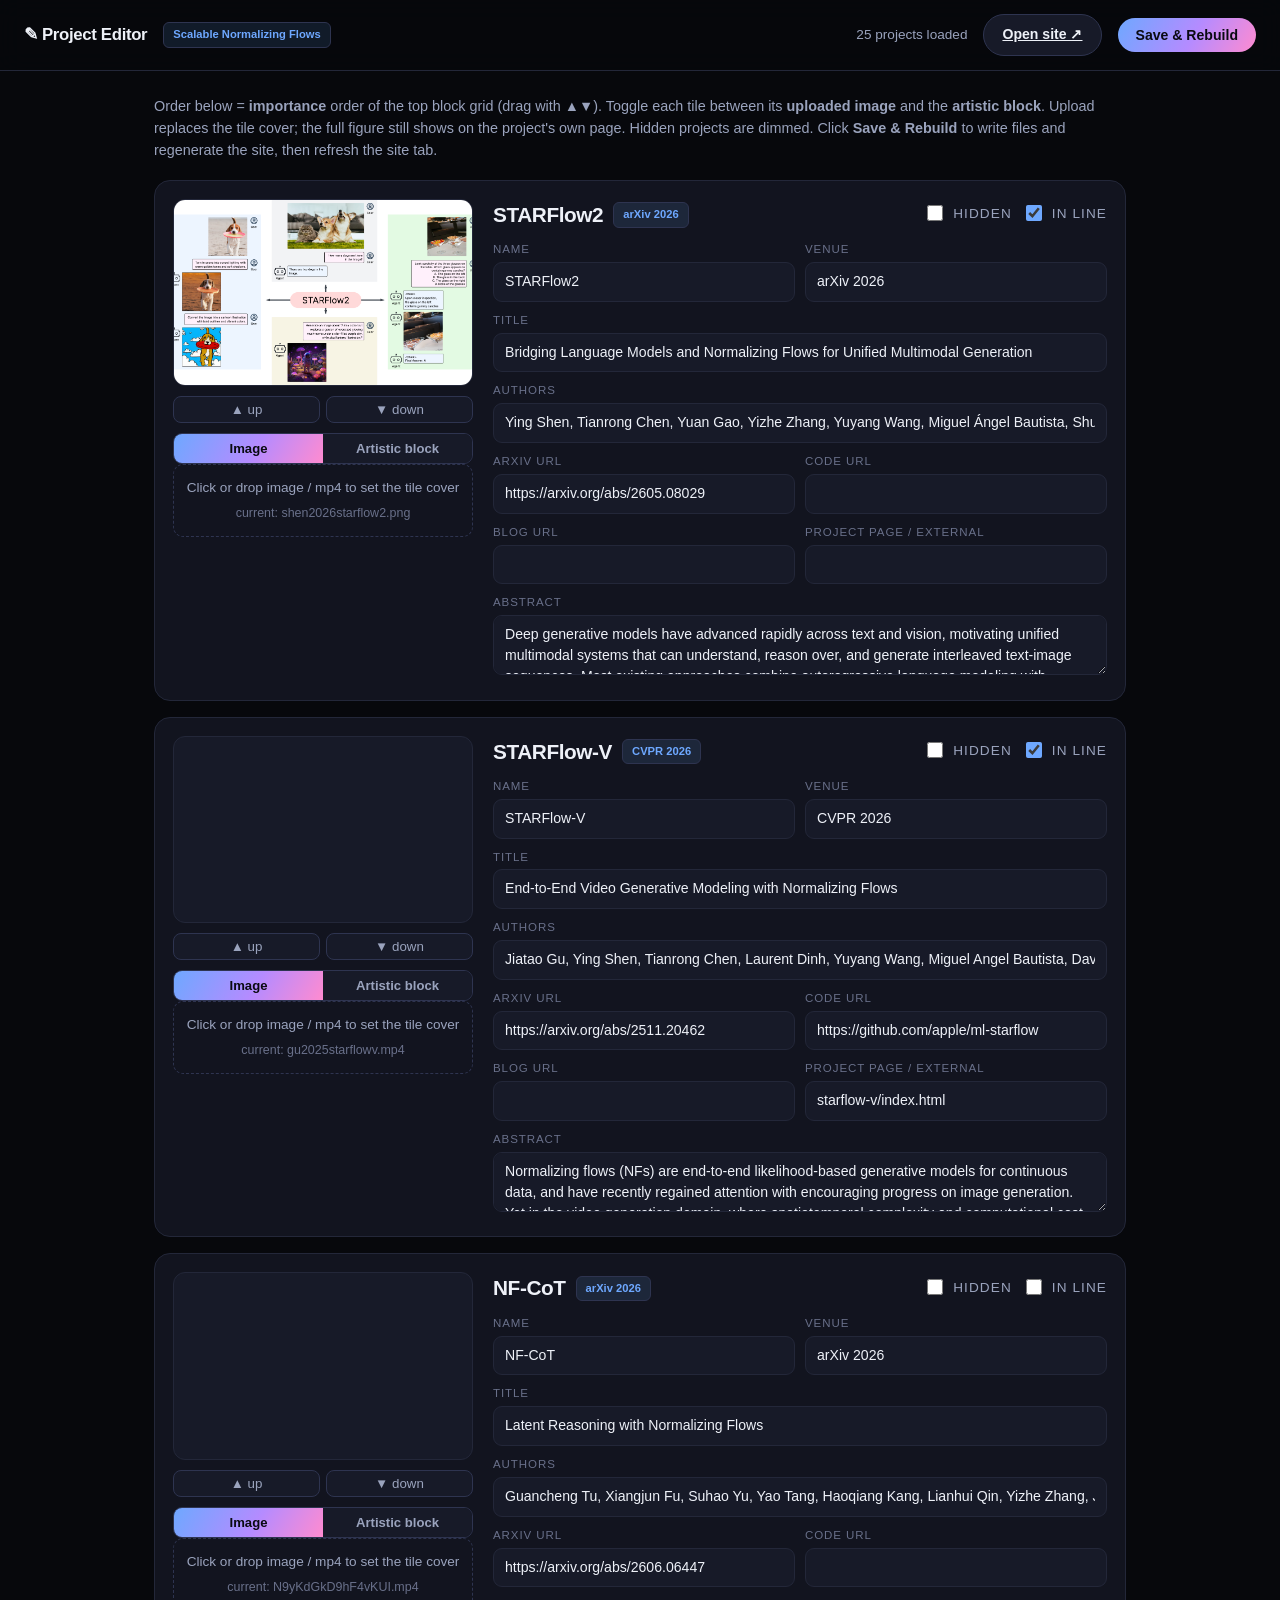
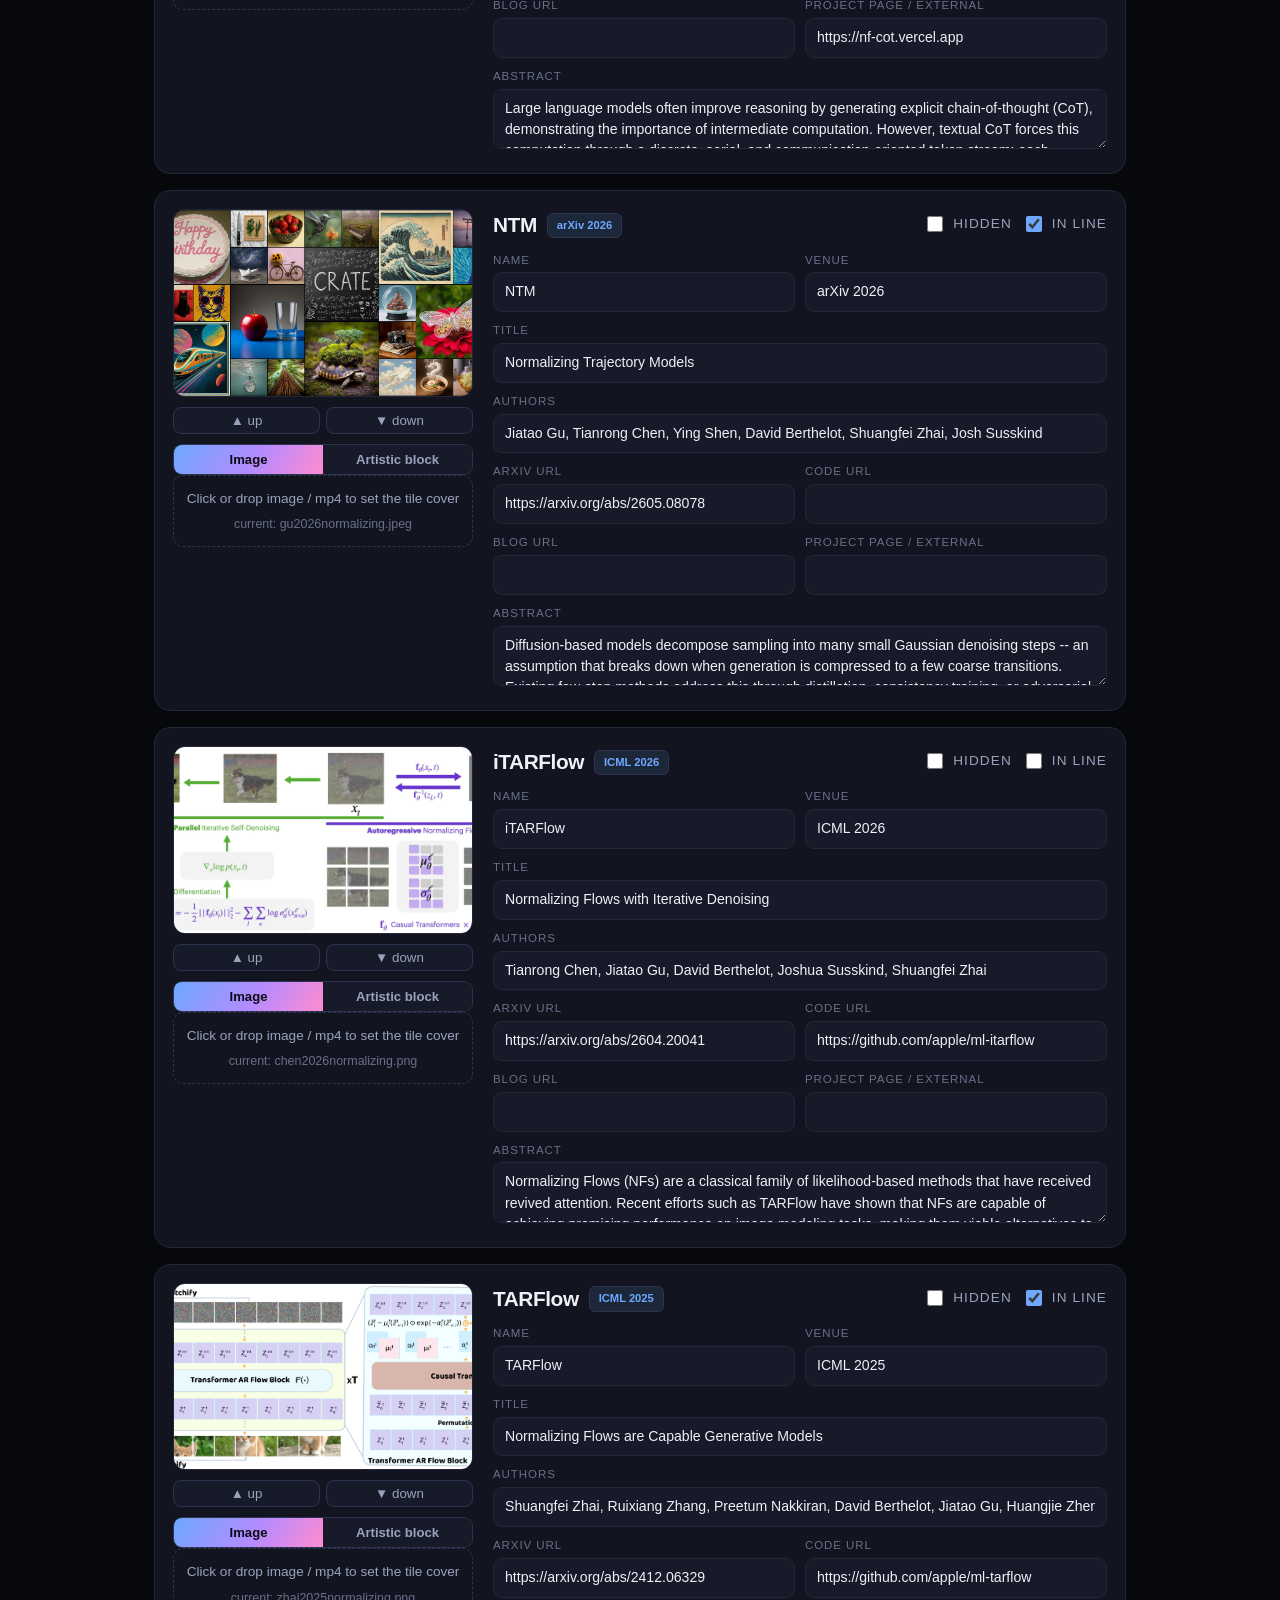
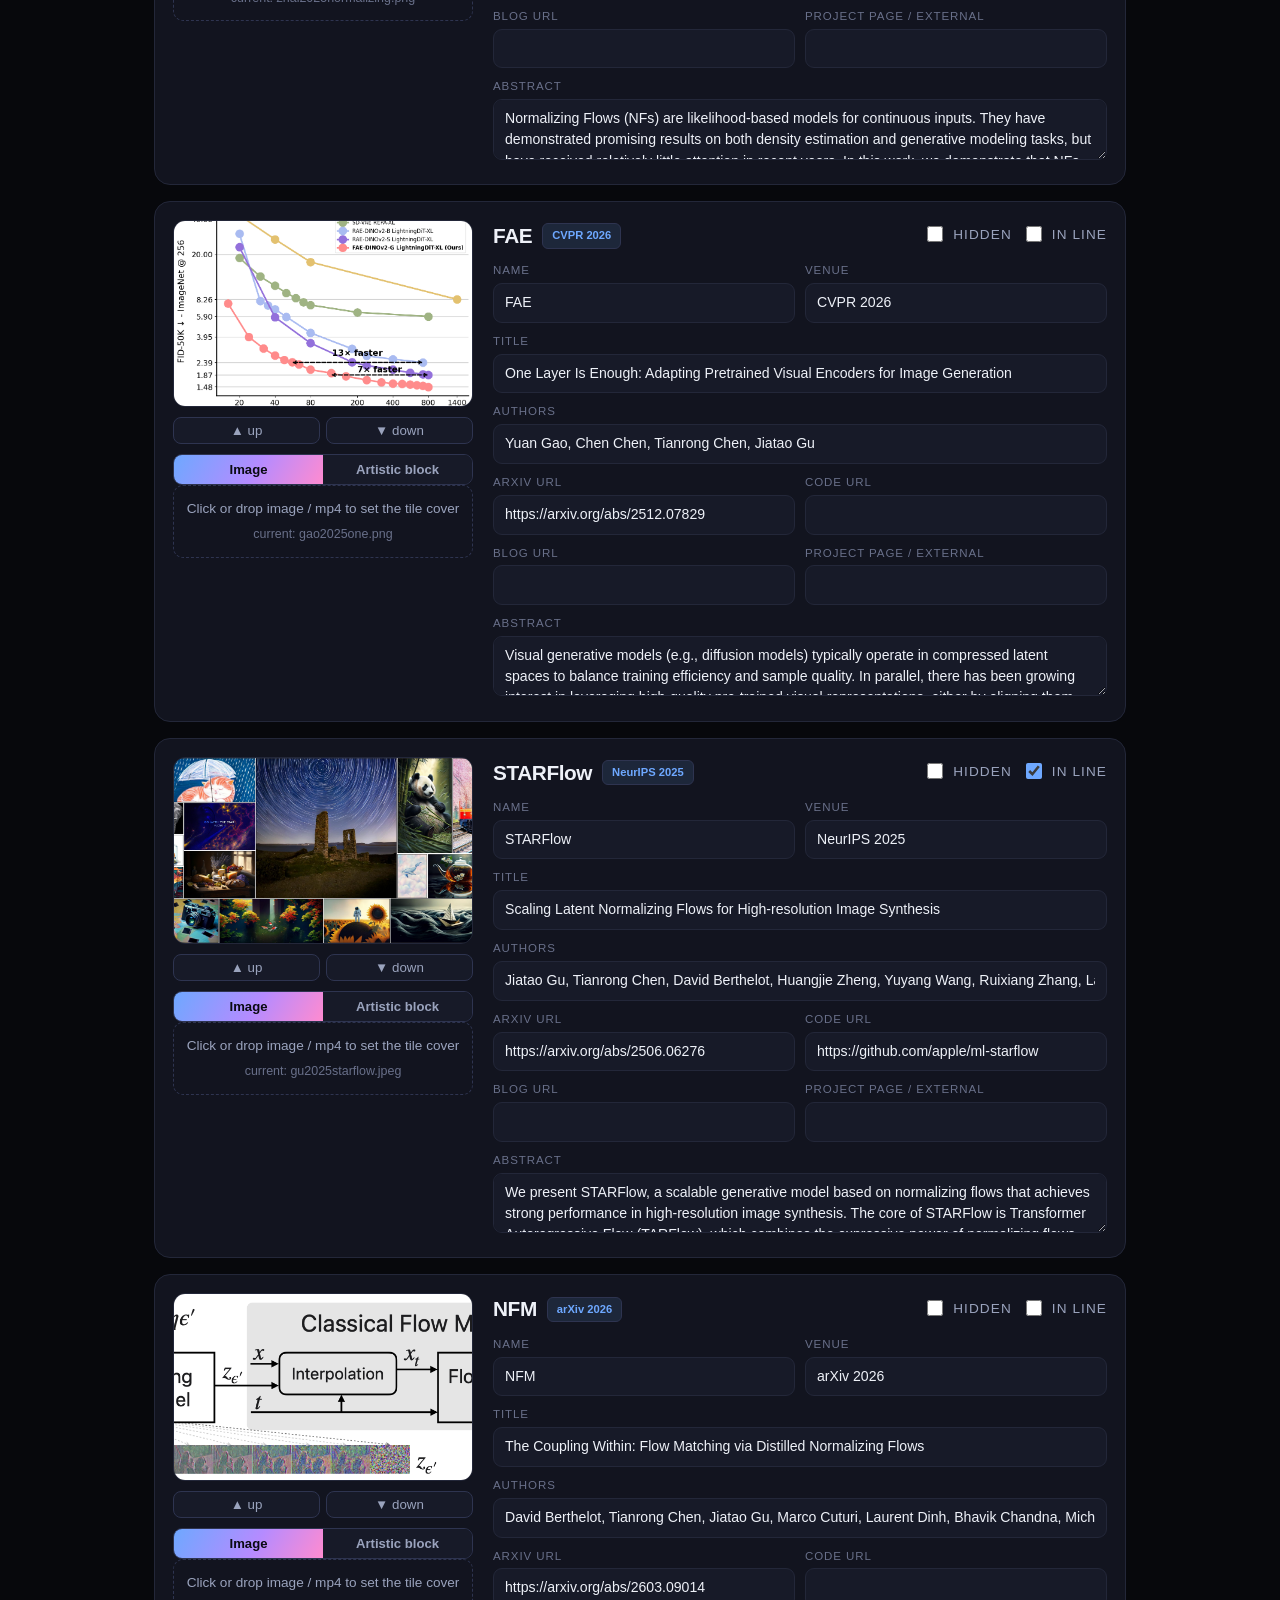
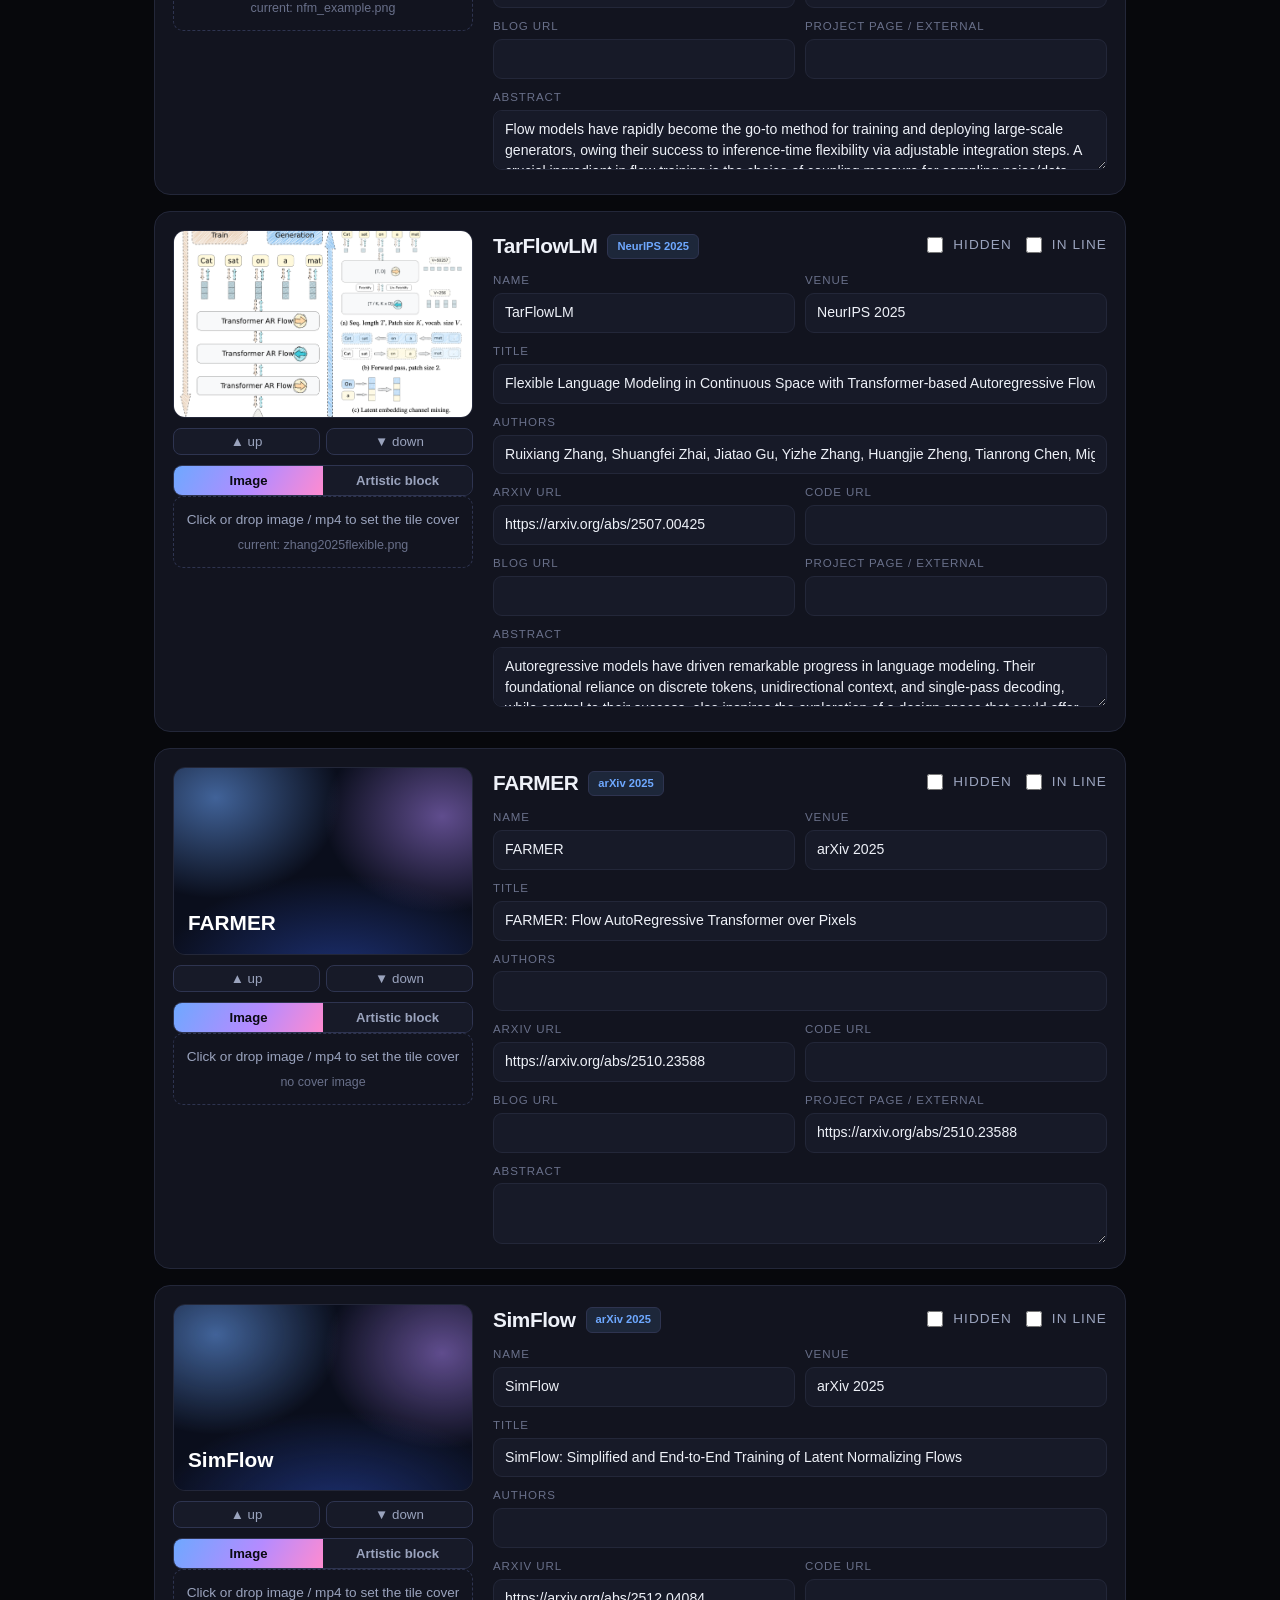
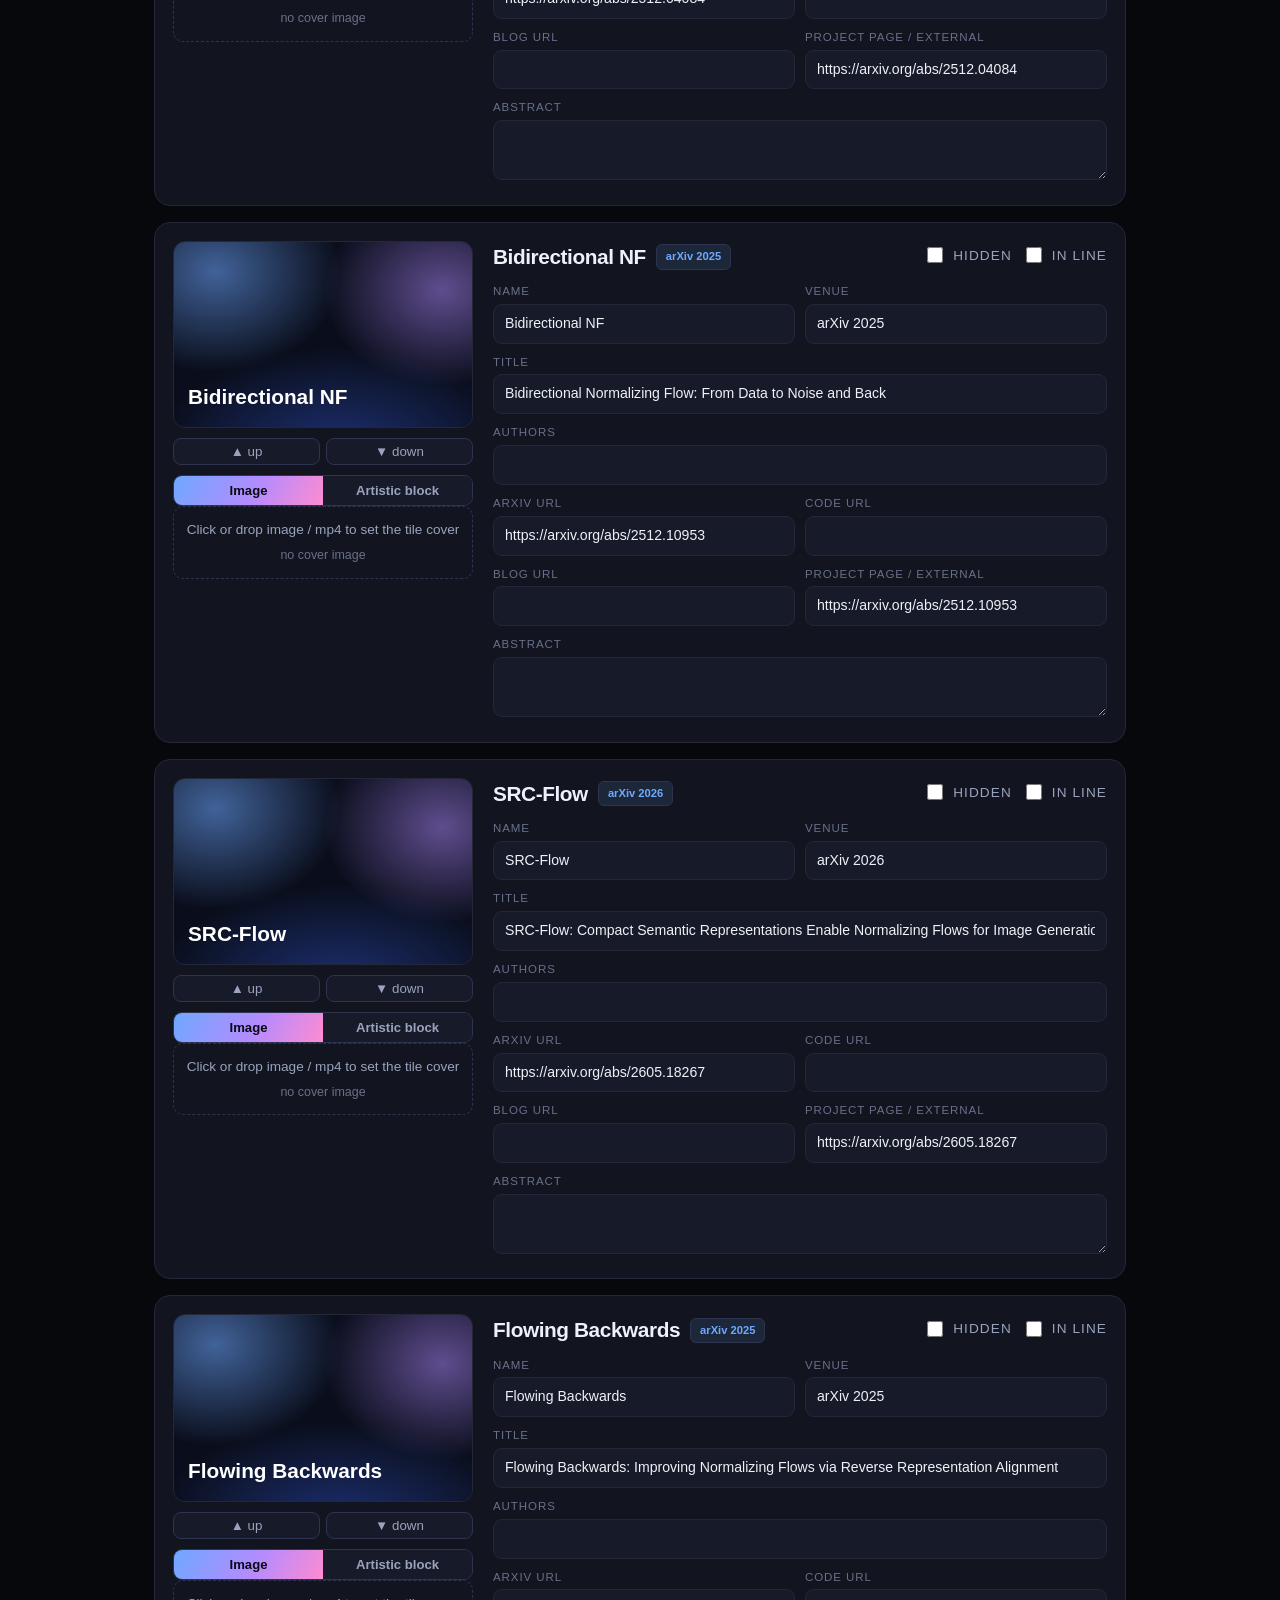
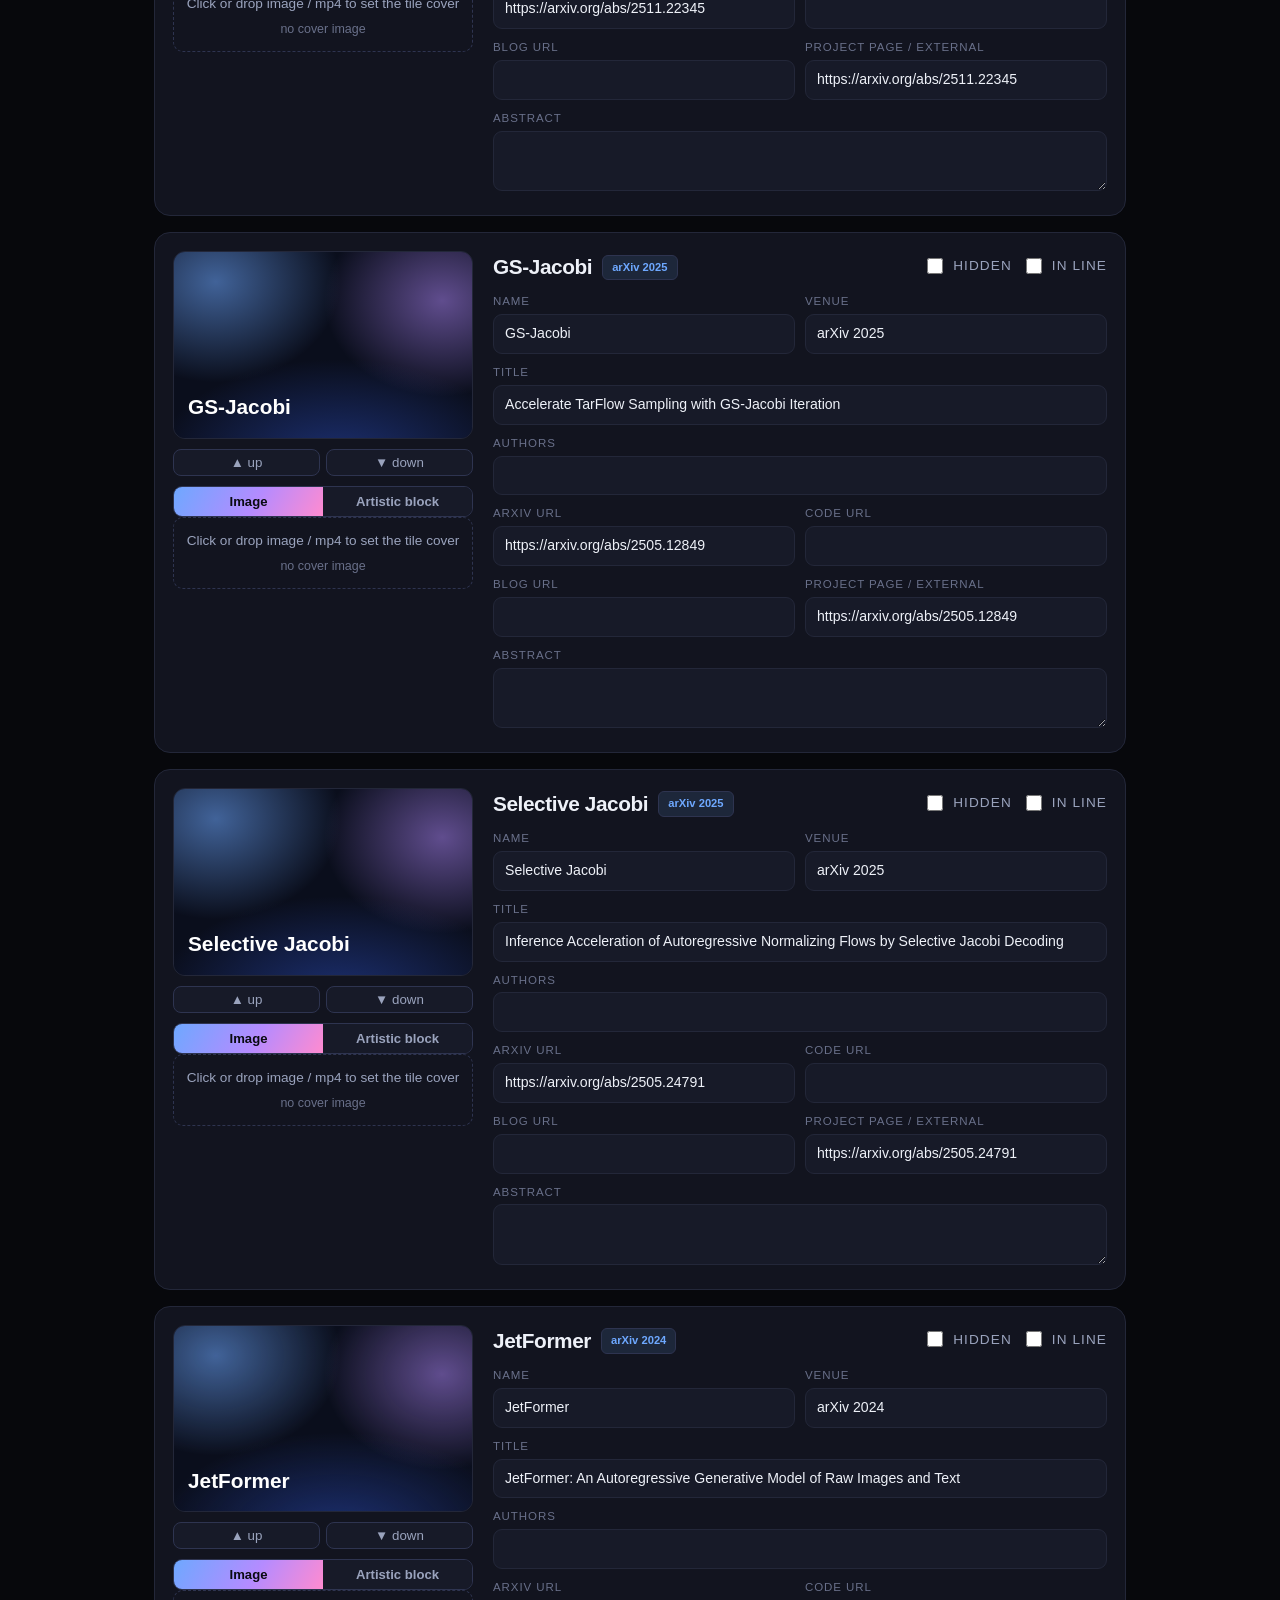
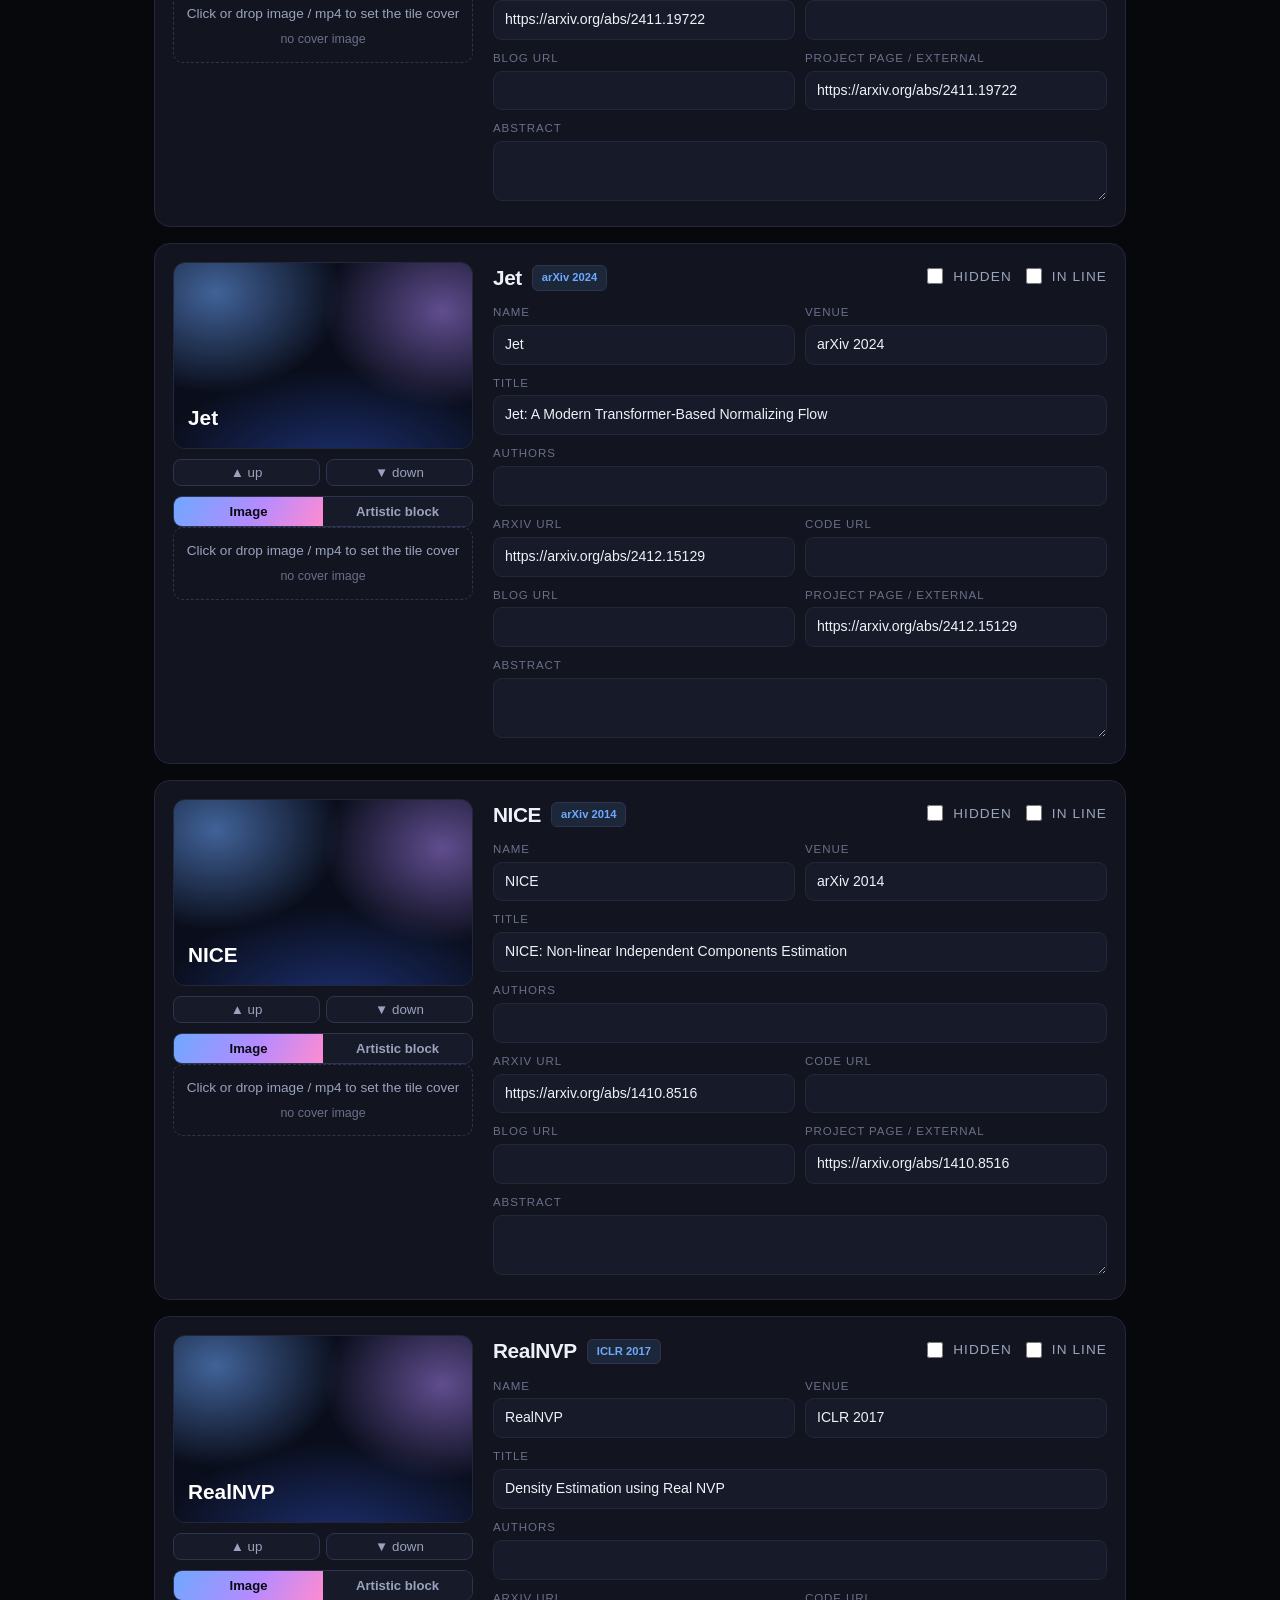
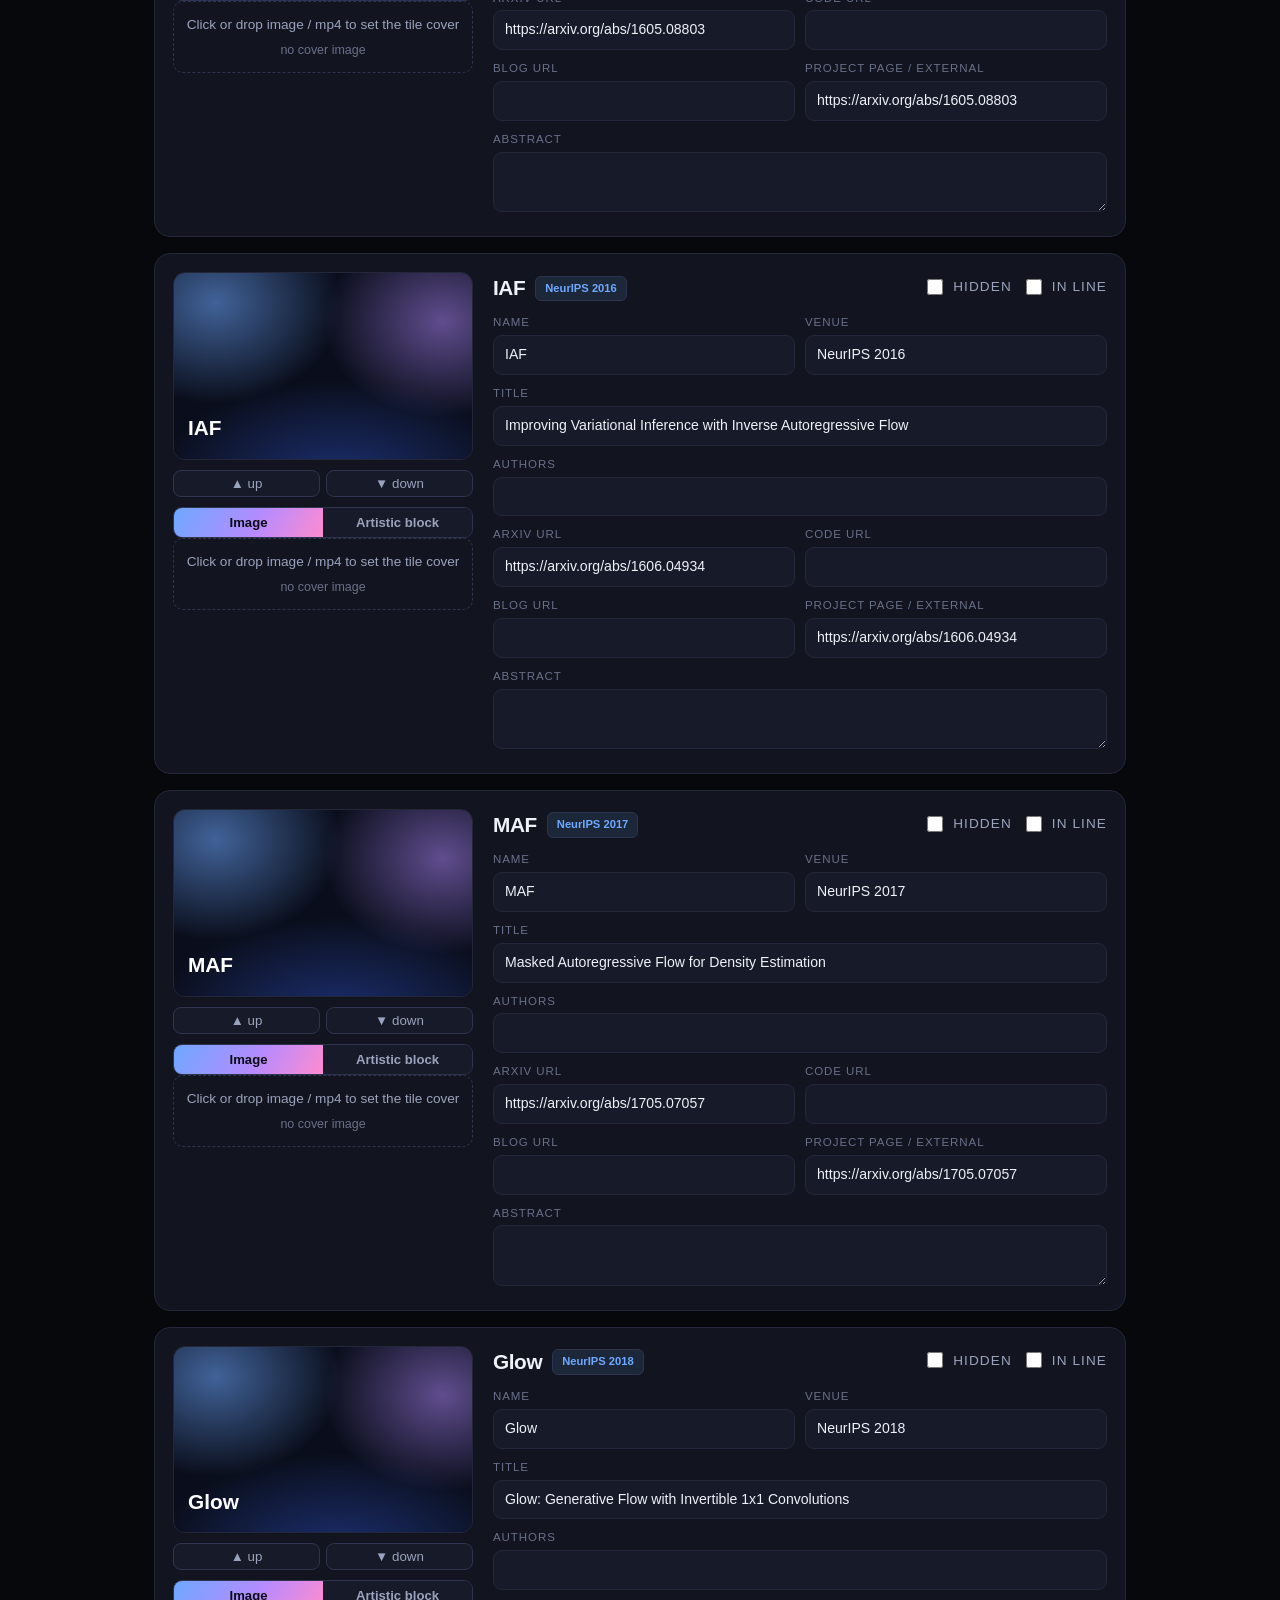
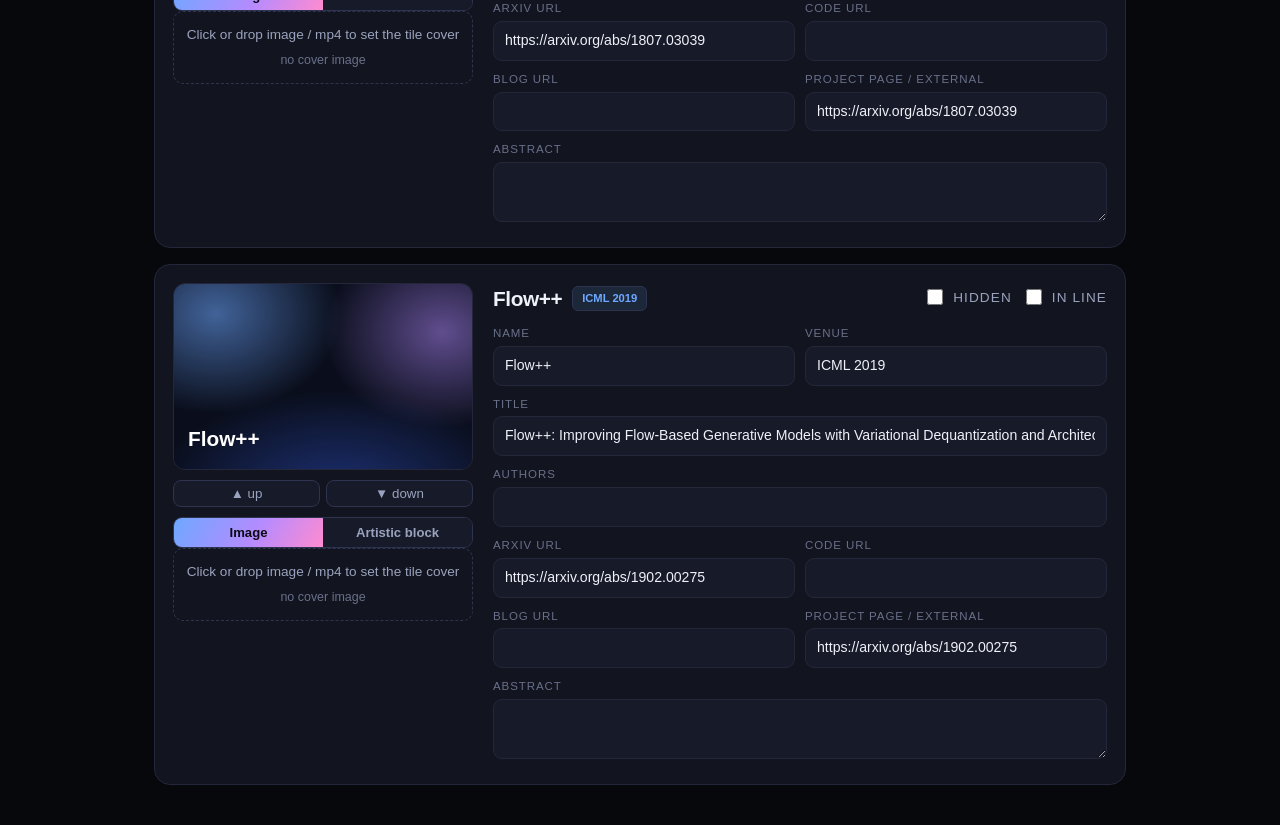
<file: scripts/admin.html>
<!doctype html>
<html lang="en">
<head>
<meta charset="utf-8">
<meta name="viewport" content="width=device-width, initial-scale=1">
<title>Project Editor — Scalable Normalizing Flows</title>
<style>
  :root{
    --bg:#07080c;--surface:#12141f;--surface2:#171a28;--border:#232739;--border2:#2e3450;
    --text:#eef1f8;--dim:#9aa3bd;--faint:#69708a;--accent:#6ea8ff;--accent2:#b58bff;
    --grad:linear-gradient(120deg,#6ea8ff,#b58bff 55%,#ff8bd0);--ok:#6ee7a8;--warn:#ffb86b;
  }
  *{box-sizing:border-box}
  body{margin:0;background:var(--bg);color:var(--text);font:15px/1.55 -apple-system,BlinkMacSystemFont,"Segoe UI",Roboto,Helvetica,Arial,sans-serif}
  a{color:var(--accent)}
  .bar{position:sticky;top:0;z-index:10;display:flex;align-items:center;gap:16px;
    padding:14px 24px;background:rgba(7,8,12,.85);backdrop-filter:blur(12px);border-bottom:1px solid var(--border)}
  .bar h1{font-size:1.05rem;margin:0;font-weight:800;letter-spacing:-.02em}
  .bar .spacer{flex:1}
  .status{font-size:.85rem;color:var(--dim)}
  .btn{padding:9px 18px;border-radius:999px;border:1px solid var(--border2);background:var(--surface2);
    color:var(--text);font-weight:700;font-size:.88rem;cursor:pointer;transition:.15s}
  .btn:hover{border-color:var(--accent);transform:translateY(-1px)}
  .btn.primary{background:var(--grad);color:#0a0a12;border:none}
  .btn.primary:disabled{opacity:.5;cursor:default;transform:none}
  .wrap{max-width:1020px;margin:0 auto;padding:24px}
  .hint{color:var(--dim);font-size:.9rem;margin:0 0 18px}
  .card{display:grid;grid-template-columns:300px 1fr;gap:20px;background:var(--surface);
    border:1px solid var(--border);border-radius:16px;padding:18px;margin-bottom:16px}
  .card.hidden-proj{opacity:.55}
  .preview{position:relative;aspect-ratio:16/10;border-radius:12px;overflow:hidden;background:var(--surface2);border:1px solid var(--border)}
  .preview img,.preview video{width:100%;height:100%;object-fit:cover}
  .preview .arty{position:absolute;inset:0;display:flex;align-items:flex-end;padding:14px;
    background:radial-gradient(70% 90% at 14% 16%,rgba(110,168,255,.55),transparent 60%),
      radial-gradient(66% 86% at 90% 26%,rgba(181,139,255,.5),transparent 60%),
      radial-gradient(95% 85% at 55% 112%,rgba(40,70,170,.6),transparent 64%),#0a0e1c;
    font-weight:800;font-size:1.3rem;color:#fff}
  .preview .ph{position:absolute;inset:0;display:flex;align-items:center;justify-content:center;color:var(--faint);font-size:.85rem}
  .ord{display:flex;gap:6px;margin-top:10px}
  .ord button{flex:1;padding:5px;border-radius:8px;border:1px solid var(--border2);background:var(--surface2);color:var(--dim);cursor:pointer}
  .ord button:hover{color:var(--text);border-color:var(--accent)}
  .fields{display:flex;flex-direction:column;gap:10px;min-width:0}
  .row{display:flex;gap:10px;flex-wrap:wrap;align-items:center}
  .name{font-size:1.3rem;font-weight:800;letter-spacing:-.02em}
  label{font-size:.72rem;letter-spacing:.08em;text-transform:uppercase;color:var(--faint);display:block;margin-bottom:3px}
  input[type=text],textarea{width:100%;background:var(--surface2);border:1px solid var(--border);border-radius:9px;
    color:var(--text);padding:8px 11px;font:inherit;font-size:.88rem}
  textarea{resize:vertical;min-height:60px;line-height:1.5}
  .grid2{display:grid;grid-template-columns:1fr 1fr;gap:10px}
  .seg{display:inline-flex;border:1px solid var(--border2);border-radius:9px;overflow:hidden}
  .seg button{padding:7px 14px;background:var(--surface2);color:var(--dim);border:none;cursor:pointer;font-weight:600;font-size:.82rem}
  .seg button.on{background:var(--grad);color:#0a0a12}
  .chk{display:inline-flex;align-items:center;gap:7px;font-size:.85rem;color:var(--dim);cursor:pointer}
  .chk input{width:16px;height:16px;accent-color:var(--accent)}
  .uploader{border:1px dashed var(--border2);border-radius:10px;padding:12px;text-align:center;color:var(--dim);
    font-size:.85rem;cursor:pointer;transition:.15s}
  .uploader:hover,.uploader.drag{border-color:var(--accent);color:var(--text);background:var(--surface2)}
  .uploader input{display:none}
  .fname{font-size:.78rem;color:var(--faint);margin-top:6px;word-break:break-all}
  .venue-badge{font-size:.7rem;font-weight:700;padding:3px 9px;border-radius:6px;background:rgba(110,168,255,.12);color:var(--accent);border:1px solid var(--border2)}
  .toast{position:fixed;bottom:20px;left:50%;transform:translateX(-50%);background:var(--surface);border:1px solid var(--border2);
    padding:12px 20px;border-radius:12px;font-size:.88rem;box-shadow:0 10px 40px rgba(0,0,0,.5);max-width:80vw;display:none}
  .toast.show{display:block}
  .toast.ok{border-color:var(--ok)}
  .toast.err{border-color:#ff6b6b}
  code{background:var(--surface2);padding:1px 6px;border-radius:5px;font-size:.85em}
</style>
</head>
<body>
<div class="bar">
  <h1>✎ Project Editor</h1>
  <span class="venue-badge">Scalable Normalizing Flows</span>
  <div class="spacer"></div>
  <span class="status" id="status">loading…</span>
  <a class="btn" href="/index.html" target="_blank">Open site ↗</a>
  <button class="btn primary" id="save" disabled>Save &amp; Rebuild</button>
</div>

<div class="wrap">
  <p class="hint">Order below = <b>importance</b> order of the top block grid (drag with ▲▼). Toggle each tile between its <b>uploaded image</b> and the <b>artistic block</b>. Upload replaces the tile cover; the full figure still shows on the project's own page. Hidden projects are dimmed. Click <b>Save &amp; Rebuild</b> to write files and regenerate the site, then refresh the site tab.</p>
  <div id="list"></div>
</div>

<div class="toast" id="toast"></div>

<script>
let DATA = null;        // full projects.json
let P = [];             // working copy of projects, in importance order
const $ = (s,el=document)=>el.querySelector(s);
const status = (t)=>{ $("#status").textContent = t; };
const toast = (msg,kind="")=>{ const t=$("#toast"); t.textContent=msg; t.className="toast show "+kind; setTimeout(()=>t.className="toast",3200); };

async function load(){
  DATA = await (await fetch("/data/projects.json")).json();
  const order = DATA.site.importanceOrder || [];
  const byId = Object.fromEntries(DATA.projects.map(p=>[p.id,p]));
  // importance order first, then any project not listed
  P = order.map(id=>byId[id]).filter(Boolean);
  for(const p of DATA.projects) if(!P.includes(p)) P.push(p);
  render();
  status(P.length+" projects loaded");
}

function tilePreview(p){
  const ext = (p.image||"").toLowerCase();
  if(p.styledTile || p.comingSoon || !p.image)
    return `<div class="arty">${p.name}</div>`;
  if(ext.endsWith(".mp4"))
    return `<video src="/assets/img/projects/${p.image}" autoplay muted loop playsinline></video>`;
  return `<img src="/assets/img/projects/${p.image}?t=${Date.now()}" alt="">`;
}

function render(){
  const list = $("#list"); list.innerHTML="";
  P.forEach((p,idx)=>{
    const card=document.createElement("div");
    card.className="card"+(p.hidden?" hidden-proj":"");
    const L=p.links||{};
    card.innerHTML=`
      <div>
        <div class="preview" data-prev>${tilePreview(p)}</div>
        <div class="ord">
          <button data-up ${idx===0?"disabled":""}>▲ up</button>
          <button data-down ${idx===P.length-1?"disabled":""}>▼ down</button>
        </div>
        <div class="seg" style="margin-top:10px;width:100%">
          <button data-mode="img" class="${!p.styledTile?"on":""}" style="flex:1">Image</button>
          <button data-mode="art" class="${p.styledTile?"on":""}" style="flex:1">Artistic block</button>
        </div>
        <div class="uploader" data-drop>Click or drop image / mp4 to set the tile cover
          <input type="file" accept="image/*,video/mp4" data-file>
          <div class="fname">${p.image?("current: "+p.image):"no cover image"}</div>
        </div>
      </div>
      <div class="fields">
        <div class="row"><span class="name">${p.name}</span>
          <span class="venue-badge">${p.venue||""}</span>
          <span style="flex:1"></span>
          <label class="chk"><input type="checkbox" data-hidden ${p.hidden?"checked":""}> hidden</label>
          <label class="chk"><input type="checkbox" data-featured ${p.featured?"checked":""}> in line</label>
        </div>
        <div class="grid2">
          <div><label>Name</label><input type="text" data-f="name" value="${esc(p.name)}"></div>
          <div><label>Venue</label><input type="text" data-f="venue" value="${esc(p.venue||"")}"></div>
        </div>
        <div><label>Title</label><input type="text" data-f="title" value="${esc(p.title||"")}"></div>
        <div><label>Authors</label><input type="text" data-f="authors" value="${esc(p.authors||"")}"></div>
        <div class="grid2">
          <div><label>arXiv URL</label><input type="text" data-link="arxiv" value="${esc(L.arxiv||"")}"></div>
          <div><label>Code URL</label><input type="text" data-link="code" value="${esc(L.code||"")}"></div>
        </div>
        <div class="grid2">
          <div><label>Blog URL</label><input type="text" data-link="blog" value="${esc(L.blog||"")}"></div>
          <div><label>Project page / external</label><input type="text" data-f="external" value="${esc(p.external||"")}"></div>
        </div>
        <div><label>Abstract</label><textarea data-f="abstract">${esc(p.abstract||"")}</textarea></div>
      </div>`;
    wire(card,p,idx);
    list.appendChild(card);
  });
}

function esc(s){return String(s==null?"":s).replace(/&/g,"&amp;").replace(/</g,"&lt;").replace(/>/g,"&gt;").replace(/"/g,"&quot;");}

function wire(card,p,idx){
  card.querySelectorAll("[data-f]").forEach(el=>el.addEventListener("input",()=>{ p[el.dataset.f]=el.value; }));
  card.querySelectorAll("[data-link]").forEach(el=>el.addEventListener("input",()=>{ p.links=p.links||{}; const v=el.value.trim(); if(v) p.links[el.dataset.link]=v; else delete p.links[el.dataset.link]; }));
  $("[data-hidden]",card).addEventListener("change",e=>{ p.hidden=e.target.checked||undefined; card.classList.toggle("hidden-proj",!!p.hidden); });
  $("[data-featured]",card).addEventListener("change",e=>{ p.featured=e.target.checked; });
  card.querySelectorAll("[data-mode]").forEach(b=>b.addEventListener("click",()=>{
    p.styledTile = (b.dataset.mode==="art") || undefined;
    card.querySelectorAll("[data-mode]").forEach(x=>x.classList.toggle("on", x.dataset.mode===b.dataset.mode));
    $("[data-prev]",card).innerHTML = tilePreview(p);
  }));
  $("[data-up]",card).addEventListener("click",()=>{ if(idx>0){ [P[idx-1],P[idx]]=[P[idx],P[idx-1]]; render(); } });
  $("[data-down]",card).addEventListener("click",()=>{ if(idx<P.length-1){ [P[idx+1],P[idx]]=[P[idx],P[idx+1]]; render(); } });

  const drop=$("[data-drop]",card), file=$("[data-file]",card);
  drop.addEventListener("click",()=>file.click());
  ["dragover","dragenter"].forEach(ev=>drop.addEventListener(ev,e=>{e.preventDefault();drop.classList.add("drag");}));
  ["dragleave","drop"].forEach(ev=>drop.addEventListener(ev,e=>{e.preventDefault();drop.classList.remove("drag");}));
  drop.addEventListener("drop",e=>{ if(e.dataTransfer.files[0]) upload(e.dataTransfer.files[0],p,card); });
  file.addEventListener("change",e=>{ if(e.target.files[0]) upload(e.target.files[0],p,card); });
}

function upload(f,p,card){
  const ext = (f.name.split(".").pop()||"png").toLowerCase();
  const reader=new FileReader();
  status("uploading "+f.name+"…");
  reader.onload=async()=>{
    try{
      const r=await fetch("/api/upload",{method:"POST",headers:{"content-type":"application/json"},
        body:JSON.stringify({id:p.id,ext,dataUrl:reader.result})});
      const j=await r.json();
      if(j.filename){
        p.image=j.filename;
        p.styledTile=undefined;           // switching to an uploaded image
        card.querySelectorAll("[data-mode]").forEach(x=>x.classList.toggle("on",x.dataset.mode==="img"));
        $(".fname",card).textContent="current: "+p.image;
        $("[data-prev]",card).innerHTML=tilePreview(p);
        toast("Uploaded "+j.filename+" — remember to Save","ok");
        status("uploaded "+j.filename);
      } else throw new Error(j.error||"upload failed");
    }catch(err){ toast("Upload failed: "+err.message,"err"); status("upload error"); }
  };
  reader.readAsDataURL(f);
}

$("#save").addEventListener("click",async()=>{
  const btn=$("#save"); btn.disabled=true; status("saving & rebuilding…");
  try{
    const importanceOrder = P.map(p=>p.id);
    const r=await fetch("/api/save",{method:"POST",headers:{"content-type":"application/json"},
      body:JSON.stringify({projects:P, importanceOrder})});
    const j=await r.json();
    if(j.ok){ toast("Saved & rebuilt ✓  Refresh the site tab to see changes.","ok"); status("saved — "+(j.output||"done")); }
    else throw new Error(j.error||"save failed");
  }catch(err){ toast("Save failed: "+err.message,"err"); status("save error"); }
  btn.disabled=false;
});

load().then(()=>$("#save").disabled=false).catch(e=>{status("failed to load: "+e.message);});
</script>
</body>
</html>
</file>
<file: assets/css/style.css>
/* ===== Scalable Normalizing Flows — dark portal theme ===== */
:root {
  --bg: #07080c;
  --bg-2: #0d0f17;
  --surface: #12141f;
  --surface-2: #171a28;
  --border: #232739;
  --border-2: #2e3450;
  --text: #eef1f8;
  --text-dim: #9aa3bd;
  --text-faint: #69708a;
  --accent: #e0314f;
  --accent-2: #f59e0b;
  --accent-glow: rgba(224,49,79, 0.35);
  --grad: linear-gradient(120deg, #e0314f 0%, #f59e0b 55%, #fbbf24 100%);
  --maxw: 1180px;
  --radius: 16px;
  --shadow: 0 10px 40px rgba(0, 0, 0, 0.45);
}

/* ===== light mode ===== */
:root[data-theme="light"] {
  --bg: #f6f8fc;
  --bg-2: #eef1f8;
  --surface: #ffffff;
  --surface-2: #f1f4fa;
  --border: #e2e6f0;
  --border-2: #cfd6e6;
  --text: #141824;
  --text-dim: #515b73;
  --text-faint: #8a93a8;
  --accent: #c81e3c;
  --accent-2: #d97706;
  --accent-glow: rgba(200, 30, 60, 0.22);
  --grad: linear-gradient(120deg, #c81e3c 0%, #d97706 55%, #f59e0b 100%);
  --shadow: 0 10px 36px rgba(20, 30, 60, 0.14);
}
/* surfaces that hardcode the dark base get a light counterpart */
:root[data-theme="light"] .nav { background: rgba(255, 255, 255, 0.72); }
:root[data-theme="light"] body::before {
  background:
    linear-gradient(to right, rgba(20,30,60,0.035) 1px, transparent 1px) 0 0 / 64px 64px,
    linear-gradient(to bottom, rgba(20,30,60,0.035) 1px, transparent 1px) 0 0 / 64px 64px;
}
:root[data-theme="light"] body::after {
  background: radial-gradient(120% 80% at 50% 120%, rgba(200,30,60,0.04), transparent 60%);
}
:root[data-theme="light"] .btn-primary { color: #fff; }
:root[data-theme="light"] .contrib-num { color: #fff; }

* { box-sizing: border-box; }

html { scroll-behavior: smooth; }

body {
  margin: 0;
  background: var(--bg);
  color: var(--text);
  font-family: "Inter", -apple-system, BlinkMacSystemFont, "Segoe UI", Roboto, Helvetica, Arial, sans-serif;
  line-height: 1.6;
  -webkit-font-smoothing: antialiased;
  overflow-x: hidden;
}

a { color: inherit; text-decoration: none; }

img, video { max-width: 100%; display: block; }

.wrap { max-width: var(--maxw); margin: 0 auto; padding: 0 24px; }

.gradient-text {
  background: var(--grad);
  -webkit-background-clip: text;
  background-clip: text;
  -webkit-text-fill-color: transparent;
}

/* ===== top nav ===== */
.nav {
  position: sticky; top: 0; z-index: 50;
  backdrop-filter: blur(14px);
  background: rgba(7, 8, 12, 0.72);
  border-bottom: 1px solid var(--border);
}
.nav .wrap { display: flex; align-items: center; justify-content: space-between; height: 62px; }
.nav-brand { font-weight: 700; letter-spacing: -0.02em; font-size: 1.02rem; }
.nav-brand .dot { color: var(--accent); }
.nav-right { display: flex; align-items: center; gap: 22px; }
.nav-links { display: flex; gap: 26px; font-size: 0.9rem; }
.nav-links a { color: var(--text-dim); transition: color 0.2s; }
.nav-links a:hover { color: var(--text); }

/* theme toggle */
.theme-toggle {
  position: relative; width: 34px; height: 34px; flex: none;
  display: inline-flex; align-items: center; justify-content: center;
  border: 1px solid var(--border-2); border-radius: 50%;
  background: var(--surface); color: var(--text-dim); cursor: pointer;
  transition: color 0.2s, border-color 0.2s, transform 0.2s;
}
.theme-toggle:hover { color: var(--text); border-color: var(--accent); transform: translateY(-1px); }
.theme-toggle svg { width: 17px; height: 17px; }
.theme-toggle .ic-sun, .theme-toggle .ic-moon {
  position: absolute; display: inline-flex; transition: opacity 0.2s, transform 0.3s;
}
/* dark mode (default): show the sun (click → go light) */
.theme-toggle .ic-moon { opacity: 0; transform: rotate(-90deg) scale(0.6); }
.theme-toggle .ic-sun  { opacity: 1; transform: none; }
/* light mode: show the moon (click → go dark) */
:root[data-theme="light"] .theme-toggle .ic-sun  { opacity: 0; transform: rotate(90deg) scale(0.6); }
:root[data-theme="light"] .theme-toggle .ic-moon { opacity: 1; transform: none; }

/* ===== hero ===== */
.hero {
  position: relative;
  padding: 130px 0 90px;
  text-align: center;
  overflow: hidden;
}
.hero::before {
  content: "";
  position: absolute; inset: -40% 0 auto 0; height: 760px;
  background:
    radial-gradient(60% 50% at 50% 0%, rgba(224,49,79, 0.18), transparent 70%),
    radial-gradient(40% 40% at 75% 15%, rgba(245,158,11, 0.16), transparent 70%),
    radial-gradient(40% 40% at 22% 18%, rgba(251,191,36, 0.10), transparent 70%);
  filter: blur(8px);
  z-index: 0;
}
.hero .wrap { position: relative; z-index: 1; }
.hero .eyebrow {
  display: inline-block;
  font-size: 0.78rem; letter-spacing: 0.22em; text-transform: uppercase;
  color: var(--accent); font-weight: 600;
  padding: 7px 16px; border: 1px solid var(--border-2); border-radius: 999px;
  background: rgba(224,49,79, 0.06);
  margin-bottom: 26px;
}
.hero h1 {
  font-size: clamp(2.6rem, 6vw, 4.6rem);
  line-height: 1.04; letter-spacing: -0.035em; font-weight: 800;
  margin: 0 0 18px;
}
.hero .tagline {
  font-size: clamp(1.05rem, 2.2vw, 1.4rem);
  color: var(--text); font-weight: 500; margin: 0 auto 22px; max-width: 760px;
}
.hero .subtitle {
  font-size: 1.02rem; color: var(--text-dim);
  max-width: 680px; margin: 0 auto 36px;
}
.hero-cta { display: flex; gap: 14px; justify-content: center; flex-wrap: wrap; }

/* ===== buttons ===== */
.btn {
  display: inline-flex; align-items: center; gap: 8px;
  padding: 11px 20px; border-radius: 999px;
  font-size: 0.9rem; font-weight: 600;
  border: 1px solid var(--border-2);
  background: var(--surface-2); color: var(--text);
  transition: transform 0.15s, border-color 0.2s, background 0.2s;
}
.btn:hover { transform: translateY(-2px); border-color: var(--accent); }
.btn-primary { background: var(--grad); color: #0a0a12; border: none; }
.btn-primary:hover { box-shadow: 0 8px 30px var(--accent-glow); }
.btn svg { width: 16px; height: 16px; }

/* ===== section ===== */
section { padding: 70px 0; position: relative; }
.section-head { margin-bottom: 40px; }
.section-head .kicker {
  font-size: 0.78rem; letter-spacing: 0.2em; text-transform: uppercase;
  color: var(--accent); font-weight: 600; margin-bottom: 10px;
}
.section-head h2 {
  font-size: clamp(1.8rem, 3.6vw, 2.6rem);
  letter-spacing: -0.03em; font-weight: 800; margin: 0 0 10px;
}
.section-head p { color: var(--text-dim); max-width: 620px; margin: 0; }
.section-alt { background: linear-gradient(180deg, var(--bg) 0%, var(--bg-2) 50%, var(--bg) 100%); }

/* ===== featured: Cambrian-style bento mosaic ===== */
.bento {
  display: grid;
  grid-template-columns: repeat(4, 1fr);
  grid-auto-rows: 200px;
  grid-auto-flow: dense;
  gap: 16px;
}
.tile {
  position: relative;
  border-radius: var(--radius);
  overflow: hidden;
  border: 1px solid var(--border);
  background: var(--surface-2);
  transition: transform 0.22s, border-color 0.22s, box-shadow 0.22s;
}
.tile:hover { transform: translateY(-4px); border-color: var(--border-2); box-shadow: var(--shadow); }
.tile .media { position: absolute; inset: 0; }
.tile .media img, .tile .media video {
  width: 100%; height: 100%; object-fit: cover;
  filter: saturate(1.14) contrast(1.05);
  transition: transform 0.6s ease, filter 0.3s ease;
}
.tile:hover .media img, .tile:hover .media video { transform: scale(1.06); filter: saturate(1.22) contrast(1.07); }
/* wide diagrams: show the whole figure (no crop) on a clean backdrop */
.tile .media.fit-contain { background: #f4f6fb; }
.tile .media.fit-contain img, .tile .media.fit-contain video {
  object-fit: contain; padding: 10px; filter: none;
}
.tile:hover .media.fit-contain img, .tile:hover .media.fit-contain video { transform: scale(1.04); filter: none; }

/* split layout: image on top, text in a solid dark footer (for wide diagram tiles) */
.tile.tile-split .media { position: absolute; top: 0; left: 0; right: 0; bottom: 60px; height: auto; }
.tile.tile-split .overlay {
  top: auto; height: 60px; justify-content: center; padding: 8px 14px;
  background: var(--surface-2); border-top: 1px solid var(--border);
}
.tile.tile-split .name { font-size: 1rem; }
.tile.tile-split .ptitle { -webkit-line-clamp: 1; font-size: 0.72rem; margin-top: 2px; }
.tile.tile-split .go { display: none; }
.tile.tile-split .name, .tile.tile-split .ptitle { text-shadow: none; -webkit-text-stroke: 0; }
.tile.tile-split .name { color: var(--text); }
.tile.tile-split .ptitle { color: var(--text-dim); }
.tile.tile-split .media.fit-contain img, .tile.tile-split .media.fit-contain video { padding: 8px 12px; }
.tile .media.placeholder {
  display: flex; align-items: center; justify-content: center;
  background:
    radial-gradient(90% 90% at 25% 15%, rgba(224,49,79,0.22), transparent),
    radial-gradient(90% 90% at 85% 95%, rgba(245,158,11,0.20), transparent),
    var(--surface-2);
  color: var(--text); font-weight: 800; letter-spacing: 0.04em; font-size: 1.4rem;
}

/* artistic procedural tile (used for diagram/plot papers instead of the raw figure) */
.media.styled, .thumb.styled {
  position: absolute; inset: 0; overflow: hidden;
  background:
    radial-gradient(72% 92% at 12% 16%, var(--c1, rgba(224,49,79,.55)), transparent 60%),
    radial-gradient(66% 86% at 90% 26%, var(--c2, rgba(245,158,11,.5)), transparent 60%),
    radial-gradient(95% 85% at 55% 112%, var(--c3, rgba(124,58,10,.6)), transparent 64%),
    #0a0e1c;
}
.thumb.styled { position: relative; }
.media.styled::after, .thumb.styled::after {
  content: ""; position: absolute; inset: 0; z-index: 0;
  background: radial-gradient(120% 90% at 18% 0%, rgba(255,255,255,0.12), transparent 55%);
}
.media.styled .tile-flow {
  position: absolute; inset: 0; width: 100%; height: 100%; z-index: 0; opacity: 0.55;
  -webkit-mask-image: linear-gradient(to bottom, #000 0%, #000 60%, transparent 94%);
  mask-image: linear-gradient(to bottom, #000 0%, #000 60%, transparent 94%);
}
.media.styled .tile-flow path {
  fill: none; stroke: url(#flowGrad); stroke-width: 1.1; opacity: 0.6;
  animation: drift 20s ease-in-out infinite alternate;
}
.media.styled .tile-flow path:nth-child(even) { animation-duration: 26s; opacity: 0.4; }
.media.styled .wm, .thumb.styled .wm {
  position: absolute; right: -4%; bottom: -16%; z-index: 0;
  font-weight: 800; letter-spacing: -0.04em; white-space: nowrap; pointer-events: none;
  color: rgba(255,255,255,0.12); line-height: 1;
  font-size: clamp(2.4rem, 8vw, 6.5rem);
}
.thumb.styled .wm { font-size: 1.9rem; right: -2%; bottom: -22%; }
.tile .overlay {
  position: absolute; inset: 0; z-index: 1;
  display: flex; flex-direction: column; justify-content: flex-end;
  padding: 18px;
  background:
    linear-gradient(to bottom, rgba(5,6,10,0.40) 0%, transparent 22%),
    linear-gradient(to top, rgba(5,6,10,0.88) 0%, rgba(5,6,10,0.42) 30%, transparent 56%);
}
/* dark outline + halo keeps white text legible on white/light figures too */
.tile .name, .tile .ptitle {
  color: #fff;
  text-shadow: 0 1px 2px rgba(0,0,0,0.95), 0 0 12px rgba(0,0,0,0.8);
  -webkit-text-stroke: 0.4px rgba(0,0,0,0.4);
}
.tile .t-top { position: absolute; top: 16px; left: 16px; right: 16px; z-index: 2; display: flex; gap: 8px; flex-wrap: wrap; }
.tile .name-row { display: flex; align-items: baseline; gap: 10px; flex-wrap: wrap; }
.tile .name { font-size: 1.5rem; font-weight: 800; letter-spacing: -0.02em; line-height: 1.05; }
.tile .ptitle {
  color: rgba(255,255,255,0.94); font-size: 0.9rem; margin: 6px 0 0;
  display: -webkit-box; -webkit-box-orient: vertical; -webkit-line-clamp: 3; overflow: hidden;
}
.tile .go { margin-top: 12px; font-size: 0.82rem; font-weight: 700; color: var(--accent); }
.tile .go .arrow { display: inline-block; transition: transform 0.2s; }
.tile:hover .go .arrow { transform: translateX(4px); }

/* tile sizes */
.tile.size-lg   { grid-column: span 2; grid-row: span 2; }
.tile.size-wide { grid-column: span 2; }
.tile.size-tall { grid-row: span 2; }
/* on large tiles, scale up the title */
.tile.size-lg .name { font-size: 2rem; }
.tile.size-lg .ptitle { font-size: 1rem; }
/* on small tiles, keep the title compact so it fits */
.tile.size-sm .name { font-size: 1.12rem; }
.tile.size-sm .ptitle { font-size: 0.76rem; margin-top: 4px; -webkit-line-clamp: 2; }

.venue-badge {
  font-size: 0.7rem; font-weight: 700; letter-spacing: 0.04em;
  padding: 4px 10px; border-radius: 6px;
  background: rgba(8,10,18,0.62); color: #fff;
  border: 1px solid rgba(255,255,255,0.18);
  backdrop-filter: blur(8px);
  text-shadow: 0 1px 3px rgba(0,0,0,0.5);
}
.badge-soon {
  font-size: 0.68rem; font-weight: 700; letter-spacing: 0.06em;
  padding: 4px 10px; border-radius: 6px;
  background: rgba(8,10,18,0.62); color: #d9c6ff;
  border: 1px solid rgba(245,158,11,0.5); text-transform: uppercase;
  backdrop-filter: blur(8px);
  text-shadow: 0 1px 3px rgba(0,0,0,0.5);
}
.tile.coming-soon { opacity: 0.92; }

/* "More to come" tile — a dashed, non-clickable placeholder closing the grid */
.tile.tile-more {
  border: 1px dashed var(--border-2); background: transparent;
  display: flex; align-items: center; justify-content: center; text-align: center;
}
.tile.tile-more:hover { transform: translateY(-4px); border-color: var(--accent); box-shadow: none; }
.tile.tile-more::after { display: none; }
.tile-more .more-inner {
  display: flex; flex-direction: column; align-items: center; gap: 4px; padding: 16px;
}
.tile-more .more-plus {
  font-size: 2.2rem; font-weight: 300; line-height: 1; margin-bottom: 6px;
  background: var(--grad); -webkit-background-clip: text; background-clip: text;
  -webkit-text-fill-color: transparent;
}
.tile-more .more-text { font-weight: 800; font-size: 1.05rem; color: var(--text); letter-spacing: -0.01em; }
.tile-more .more-sub { font-size: 0.76rem; color: var(--text-faint); }

/* ===== filter / research list ===== */
.filter-bar {
  display: flex; gap: 10px; flex-wrap: wrap; margin-bottom: 30px;
}
.filter-btn {
  padding: 8px 16px; border-radius: 999px;
  border: 1px solid var(--border); background: var(--surface);
  color: var(--text-dim); font-size: 0.85rem; font-weight: 600;
  cursor: pointer; transition: all 0.18s;
}
.filter-btn:hover { color: var(--text); border-color: var(--border-2); }
.filter-btn.active { background: var(--grad); color: #0a0a12; border-color: transparent; }

.research-list { display: flex; flex-direction: column; gap: 14px; }

/* lineage strip — classical flow foundations above our own timeline */
.lineage { margin: 4px 0 30px; }
.lineage-label { margin-bottom: 16px; max-width: 720px; }
.lineage-label .kicker {
  font-size: 0.74rem; letter-spacing: 0.2em; text-transform: uppercase;
  color: var(--accent); font-weight: 700; display: block; margin-bottom: 6px;
}
.lineage-label p { margin: 0; color: var(--text-dim); font-size: 0.92rem; }
.lineage-row {
  display: grid; grid-template-columns: repeat(6, 1fr); gap: 12px;
}
.prior {
  position: relative; display: block; background: var(--surface); border: 1px solid var(--border);
  border-radius: 12px; padding: 14px 14px 16px; color: inherit;
  transition: transform 0.18s, border-color 0.18s;
}
.prior:hover { transform: translateY(-3px); border-color: var(--accent); }
.prior-top { display: flex; align-items: baseline; justify-content: space-between; gap: 6px; }
.prior-name { font-weight: 800; font-size: 0.96rem; letter-spacing: -0.01em; }
.prior-year { font-family: "SF Mono", ui-monospace, Menlo, monospace; font-size: 0.72rem; color: var(--text-faint); }
.prior-auth { font-size: 0.74rem; color: var(--text-dim); margin: 2px 0 8px; }
.prior-desc { margin: 0; font-size: 0.78rem; color: var(--text-faint); line-height: 1.5; }
.prior-year::after { content: " ↗"; opacity: 0; transition: opacity 0.18s; color: var(--accent); }
.prior:hover .prior-year::after { opacity: 1; }
.prior-turn {
  background:
    radial-gradient(120% 100% at 0% 0%, rgba(224,49,79,0.14), transparent 65%),
    var(--surface-2);
  border-color: var(--border-2);
}
.prior-turn .prior-name { background: var(--grad); -webkit-background-clip: text; background-clip: text; -webkit-text-fill-color: transparent; }
.prior-turn .prior-auth { color: var(--accent); }
@media (max-width: 980px) { .lineage-row { grid-template-columns: repeat(3, 1fr); } }
@media (max-width: 560px) { .lineage-row { grid-template-columns: repeat(2, 1fr); } }

.ritem {
  display: grid; grid-template-columns: 130px 1fr auto; gap: 20px; align-items: center;
  padding: 16px 20px;
  background: var(--surface); border: 1px solid var(--border); border-radius: 14px;
  transition: border-color 0.2s, background 0.2s, transform 0.15s;
}
.ritem:hover { border-color: var(--border-2); background: var(--surface-2); transform: translateX(3px); }
.ritem .thumb {
  width: 130px; height: 78px; border-radius: 10px; overflow: hidden;
  background: var(--surface-2);
}
.ritem .thumb img, .ritem .thumb video { width: 100%; height: 100%; object-fit: cover; }
.ritem .thumb.placeholder {
  display:flex; align-items:center; justify-content:center;
  background: radial-gradient(80% 80% at 30% 20%, rgba(224,49,79,0.18), transparent), var(--surface-2);
  color: var(--text-faint); font-weight:700; font-size:0.8rem;
}
.ritem .meta .rname { font-weight: 800; font-size: 1.05rem; letter-spacing: -0.01em; }
.ritem .meta .rname .venue-badge { margin-left: 8px; }
.ritem .meta .rtitle { color: var(--text-dim); font-size: 0.9rem; margin-top: 2px; }
.ritem .rlinks { display: flex; gap: 8px; flex-wrap: wrap; justify-content: flex-end; }
.rlink {
  font-size: 0.78rem; font-weight: 600; padding: 6px 12px; border-radius: 8px;
  border: 1px solid var(--border-2); color: var(--text-dim); white-space: nowrap;
  transition: all 0.18s;
}
.rlink:hover { color: var(--text); border-color: var(--accent); }
.ritem.hidden { display: none; }

/* related work (others' papers, no teaser) — compact, thumb-less row */
.ritem.ritem-rel {
  grid-template-columns: 1fr auto; gap: 16px; color: inherit;
  background: transparent; border-style: dashed; padding-left: 22px;
  position: relative;
}
.ritem.ritem-rel::before {
  content: ""; position: absolute; left: 0; top: 12px; bottom: 12px; width: 3px;
  border-radius: 3px; background: var(--border-2);
}
.ritem.ritem-rel:hover { background: var(--surface); border-color: var(--border-2); }
.ritem.ritem-rel:hover::before { background: var(--grad); }
.ritem.ritem-rel .rname { font-weight: 700; font-size: 1rem; }
.ritem.ritem-rel .rtitle { font-size: 0.86rem; }
.ritem.ritem-rel .rlink { border-color: var(--border); }
.ritem.ritem-rel:hover .rlink { color: var(--text); border-color: var(--accent); }
.related-badge {
  font-size: 0.64rem; font-weight: 700; letter-spacing: 0.08em; text-transform: uppercase;
  padding: 2px 8px; border-radius: 6px; vertical-align: middle;
  color: var(--text-dim); background: transparent; border: 1px solid var(--border-2);
}
.venue-badge.rel {
  background: transparent; color: var(--text-faint); border-color: var(--border);
  font-weight: 600;
}

/* ===== overview / idea ===== */
.idea-lead { font-size: 1.12rem; color: var(--text-dim); max-width: 820px; }
.idea-lead strong { color: var(--text); }
.idea-sub { font-size: 1.0rem; color: var(--text-dim); max-width: 880px; margin: 40px 0 0; }
.idea-sub strong { color: var(--text); }

/* the core concept: x ⇌ z duality + three pillars */
.idea-core {
  display: grid; grid-template-columns: 1.15fr 1fr; gap: 22px;
  margin-top: 38px; align-items: stretch;
}
.nf-left {
  background:
    radial-gradient(120% 90% at 0% 0%, rgba(224,49,79,0.10), transparent 60%),
    radial-gradient(120% 90% at 100% 100%, rgba(245,158,11,0.10), transparent 60%),
    var(--surface);
  border: 1px solid var(--border-2); border-radius: 18px; padding: 26px 28px;
}
.nf-tag {
  font-size: 0.74rem; letter-spacing: 0.18em; text-transform: uppercase;
  color: var(--accent); font-weight: 700; margin-bottom: 18px;
}
.nf-eq {
  display: flex; align-items: center; justify-content: center; gap: 16px;
  flex-wrap: wrap; margin: 6px 0 18px;
}
.nf-var {
  font-family: "SF Mono", ui-monospace, Menlo, monospace;
  font-size: 1.5rem; font-weight: 700; color: var(--text);
  padding: 8px 16px; border-radius: 12px;
  background: var(--surface-2); border: 1px solid var(--border-2);
}
.nf-arrows { display: flex; flex-direction: column; gap: 2px; line-height: 1.1; font-weight: 800; }
.nf-arrows .fa { color: var(--accent); font-size: 0.92rem; }
.nf-arrows .fb { color: var(--accent-2); font-size: 0.92rem; }
.nf-arrows sup { font-size: 0.62em; }
.nf-cap { color: var(--text-dim); font-size: 0.98rem; margin: 0 0 18px; line-height: 1.7; }
.nf-cap strong, .nf-cap em { color: var(--text); font-style: normal; }
.nf-dir { display: flex; flex-direction: column; gap: 12px; }
.nf-d { display: flex; gap: 14px; align-items: flex-start; }
.nf-d > div { color: var(--text-dim); font-size: 0.92rem; line-height: 1.55; }
.nf-d b { color: var(--text); }
.nf-d em { color: var(--accent); font-style: normal; }
.nf-op {
  flex: none; min-width: 46px; text-align: center;
  font-family: "SF Mono", ui-monospace, Menlo, monospace; font-weight: 800;
  font-size: 1.05rem; color: #0a0a12; background: var(--grad);
  border-radius: 10px; padding: 8px 6px;
}
.nf-op sup { font-size: 0.6em; }
.nf-formula {
  margin-top: 20px; padding-top: 18px; border-top: 1px solid var(--border);
  display: flex; align-items: center; justify-content: center; gap: 8px; flex-wrap: wrap;
  font-family: "SF Mono", ui-monospace, Menlo, monospace;
  font-size: 1.05rem; color: var(--text);
}
.nf-formula .nf-jac { color: var(--accent-2); }
.nf-formula sub { font-size: 0.7em; }

.nf-right { display: flex; flex-direction: column; gap: 14px; }
.pillar {
  flex: 1; background: var(--surface); border: 1px solid var(--border);
  border-radius: 14px; padding: 18px 20px;
  transition: transform 0.2s, border-color 0.2s;
}
.pillar:hover { transform: translateY(-3px); border-color: var(--border-2); }
.pillar-h {
  font-weight: 800; font-size: 1.02rem; margin-bottom: 6px;
  background: var(--grad); -webkit-background-clip: text; background-clip: text;
  -webkit-text-fill-color: transparent; width: fit-content;
}
.pillar p { margin: 0; color: var(--text-dim); font-size: 0.9rem; line-height: 1.6; }
.pillar sup, .pillar sub { font-size: 0.7em; }

.flow-chain {
  display: flex; align-items: stretch; gap: 0; flex-wrap: wrap;
  margin-top: 40px; counter-reset: step;
}
.flow-node {
  flex: 1; min-width: 180px; padding: 22px 20px;
  background: var(--surface); border: 1px solid var(--border);
  border-radius: 14px; margin: 6px;
}
.flow-node .fn-name { font-weight: 800; color: var(--accent); margin-bottom: 6px; }
.flow-node .fn-desc { font-size: 0.86rem; color: var(--text-dim); }

/* why now — the three ingredients that make flows scale */
.why-now { margin-top: 48px; }
.why-head { max-width: 760px; margin-bottom: 26px; }
.why-head h3 { font-size: clamp(1.3rem, 2.6vw, 1.7rem); letter-spacing: -0.02em; margin: 8px 0 10px; }
.why-head p { color: var(--text-dim); margin: 0; font-size: 0.98rem; line-height: 1.7; }
.why-grid { display: grid; grid-template-columns: repeat(3, 1fr); gap: 16px; }
.why-card {
  position: relative; background: var(--surface); border: 1px solid var(--border);
  border-radius: 16px; padding: 24px 22px 22px; overflow: hidden;
  transition: transform 0.2s, border-color 0.2s;
}
.why-card:hover { transform: translateY(-4px); border-color: var(--border-2); }
.why-card::before {
  content: ""; position: absolute; top: 0; left: 0; right: 0; height: 3px; background: var(--grad);
}
.why-n {
  font-family: "SF Mono", ui-monospace, Menlo, monospace; font-weight: 800;
  font-size: 0.9rem; color: var(--text-faint); letter-spacing: 0.08em; margin-bottom: 10px;
}
.why-t {
  font-weight: 800; font-size: 1.08rem; letter-spacing: -0.01em; margin-bottom: 12px;
  background: var(--grad); -webkit-background-clip: text; background-clip: text;
  -webkit-text-fill-color: transparent; width: fit-content;
}
.why-card p { margin: 0; color: var(--text-dim); font-size: 0.9rem; line-height: 1.65; }
.why-card p b { color: var(--accent); font-weight: 700; }
.why-card p em { color: var(--text); font-style: normal; font-weight: 600; }

.flow-chain {
  display: flex; align-items: stretch; gap: 0; flex-wrap: wrap;
  margin-top: 40px; counter-reset: step;
}
.connect { text-align: center; padding: 80px 0; }
.author-name {
  font-size: clamp(1.6rem, 3.5vw, 2.1rem); font-weight: 800; letter-spacing: -0.02em;
  display: flex; align-items: baseline; justify-content: center; gap: 12px;
}
.author-zh { font-size: 0.62em; font-weight: 600; color: var(--text-dim); }
.author-note { color: var(--text-dim); max-width: 480px; margin: 14px auto 24px; font-size: 0.96rem; }
.social { display: flex; gap: 16px; justify-content: center; }
.social a {
  width: 46px; height: 46px; border-radius: 50%;
  display: flex; align-items: center; justify-content: center;
  border: 1px solid var(--border-2); background: var(--surface);
  color: var(--text-dim); transition: all 0.2s;
}
.social a:hover { color: var(--text); border-color: var(--accent); transform: translateY(-3px); }
.social svg { width: 20px; height: 20px; }

footer.site-foot {
  border-top: 1px solid var(--border); padding: 30px 0;
  color: var(--text-faint); font-size: 0.85rem; text-align: center;
}
footer.site-foot .foot-social { display: flex; gap: 14px; justify-content: center; margin-bottom: 16px; }
footer.site-foot .foot-social a {
  width: 40px; height: 40px; border-radius: 50%;
  display: flex; align-items: center; justify-content: center;
  border: 1px solid var(--border-2); background: var(--surface);
  color: var(--text-dim); transition: all 0.2s;
}
footer.site-foot .foot-social a:hover { color: var(--text); border-color: var(--accent); transform: translateY(-3px); }
footer.site-foot .foot-social svg { width: 18px; height: 18px; }

/* ============================================================
   POLISH LAYER — artistic / premium feel (Cambrian-inspired)
   ============================================================ */

/* fine grid + vignette texture across the whole page for depth */
body::before {
  content: ""; position: fixed; inset: 0; z-index: -2; pointer-events: none;
  background:
    linear-gradient(to right, rgba(255,255,255,0.022) 1px, transparent 1px) 0 0 / 64px 64px,
    linear-gradient(to bottom, rgba(255,255,255,0.022) 1px, transparent 1px) 0 0 / 64px 64px;
  -webkit-mask-image: radial-gradient(120% 90% at 50% 0%, #000 0%, transparent 75%);
  mask-image: radial-gradient(120% 90% at 50% 0%, #000 0%, transparent 75%);
}
body::after {
  content: ""; position: fixed; inset: 0; z-index: -1; pointer-events: none;
  background: radial-gradient(120% 80% at 50% 120%, rgba(224,49,79,0.05), transparent 60%);
}

/* hero: animated aurora blobs replace the static glow */
.hero::before {
  content: ""; position: absolute; inset: -45% -20% auto -20%; height: 900px; z-index: 0;
  background:
    radial-gradient(38% 42% at 28% 30%, rgba(224,49,79,0.40), transparent 60%),
    radial-gradient(34% 38% at 74% 22%, rgba(245,158,11,0.36), transparent 60%),
    radial-gradient(30% 34% at 55% 60%, rgba(251,191,36,0.24), transparent 60%);
  filter: blur(60px) saturate(125%);
  animation: aurora 18s ease-in-out infinite alternate;
}
@keyframes aurora {
  0%   { transform: translate3d(-3%, -2%, 0) scale(1);    }
  50%  { transform: translate3d(4%, 3%, 0)  scale(1.12);  }
  100% { transform: translate3d(-2%, 4%, 0) scale(1.05);  }
}

/* on-theme flowing "normalizing flow" lines drifting behind the hero */
.flow-bg {
  position: absolute; inset: 0; z-index: 0; pointer-events: none;
  overflow: hidden;
  -webkit-mask-image: linear-gradient(to bottom, #000 0%, #000 60%, transparent 100%);
  mask-image: linear-gradient(to bottom, #000 0%, #000 60%, transparent 100%);
}
.flow-bg svg { position: absolute; top: 0; left: 50%; width: 1500px; height: 100%; transform: translateX(-50%); }
.flow-bg path { fill: none; stroke: url(#flowGrad); stroke-width: 1.2; opacity: 0.5; animation: drift 22s ease-in-out infinite alternate; }
.flow-bg path:nth-child(even) { animation-duration: 28s; opacity: 0.32; }
@keyframes drift { from { transform: translateY(-14px); } to { transform: translateY(14px); } }

/* animated gradient sweep on the hero title */
.hero h1 .gradient-text {
  background: linear-gradient(100deg, #e0314f, #f59e0b, #fbbf24, #e0314f);
  background-size: 280% 100%;
  -webkit-background-clip: text; background-clip: text; -webkit-text-fill-color: transparent;
  animation: sweep 9s linear infinite;
}
@keyframes sweep { to { background-position: 280% 0; } }

/* shimmering ring under the hero eyebrow */
.hero .eyebrow {
  position: relative; overflow: hidden;
  background: rgba(224,49,79,0.07);
  box-shadow: 0 0 0 1px rgba(224,49,79,0.12), 0 6px 24px rgba(224,49,79,0.10);
}

/* primary button gets a soft animated glow */
.btn-primary { position: relative; }
.btn-primary::after {
  content: ""; position: absolute; inset: 0; border-radius: inherit;
  box-shadow: 0 0 28px var(--accent-glow); opacity: 0; transition: opacity 0.3s;
}
.btn-primary:hover::after { opacity: 1; }

/* section kicker: little gradient tick */
.section-head .kicker { display: inline-flex; align-items: center; gap: 10px; }
.section-head .kicker::before {
  content: ""; width: 22px; height: 2px; border-radius: 2px; background: var(--grad);
}

/* tiles: glass sheen on hover + accent ring */
.tile::after {
  content: ""; position: absolute; inset: 0; z-index: 2; pointer-events: none;
  border-radius: inherit;
  box-shadow: inset 0 0 0 1px rgba(255,255,255,0); transition: box-shadow 0.25s;
}
.tile:hover::after { box-shadow: inset 0 0 0 1px rgba(224,49,79,0.45); }

/* flow-chain connectors */
.flow-chain { position: relative; }
.flow-node { position: relative; transition: transform 0.2s, border-color 0.2s; }
.flow-node:hover { transform: translateY(-4px); border-color: var(--border-2); }
.flow-node::after {
  content: "→"; position: absolute; right: -20px; top: 50%; transform: translateY(-50%);
  color: var(--text-faint); font-weight: 700; z-index: 1;
}
.flow-node:last-child::after { display: none; }
@media (max-width: 760px) { .flow-node::after { display: none; } }
@media (max-width: 860px) {
  .idea-core { grid-template-columns: 1fr; }
}

/* scroll-reveal */
.reveal { opacity: 0; transform: translateY(26px); transition: opacity 0.7s cubic-bezier(.2,.7,.2,1), transform 0.7s cubic-bezier(.2,.7,.2,1); }
.reveal.in { opacity: 1; transform: none; }
.reveal.d1 { transition-delay: 0.06s; }
.reveal.d2 { transition-delay: 0.12s; }
.reveal.d3 { transition-delay: 0.18s; }
@media (prefers-reduced-motion: reduce) {
  .reveal { opacity: 1; transform: none; transition: none; }
  .hero::before, .flow-bg path, .hero h1 .gradient-text { animation: none; }
}

/* ===== responsive ===== */
@media (max-width: 980px) {
  .bento { grid-template-columns: repeat(2, 1fr); grid-auto-rows: 178px; }
  .tile.size-lg { grid-column: span 2; grid-row: span 2; }
  .tile.size-wide { grid-column: span 2; grid-row: span 1; }
  .tile.size-tall { grid-column: span 1; grid-row: span 2; }
}
@media (max-width: 720px) {
  .nav-links { display: none; }
  .hero { padding: 90px 0 60px; }
  .bento { grid-template-columns: repeat(2, 1fr); grid-auto-rows: 150px; }
  .tile.size-lg { grid-column: span 2; grid-row: span 2; }
  .tile.size-wide { grid-column: span 2; grid-row: span 1; }
  .tile.size-tall { grid-column: span 1; grid-row: span 1; }
  .tile .name { font-size: 1.25rem; }
  .tile.size-lg .name { font-size: 1.6rem; }
  .ritem { grid-template-columns: 1fr; text-align: left; }
  .ritem .thumb { width: 100%; height: 150px; }
  .ritem .rlinks { justify-content: flex-start; }
}
</file>
